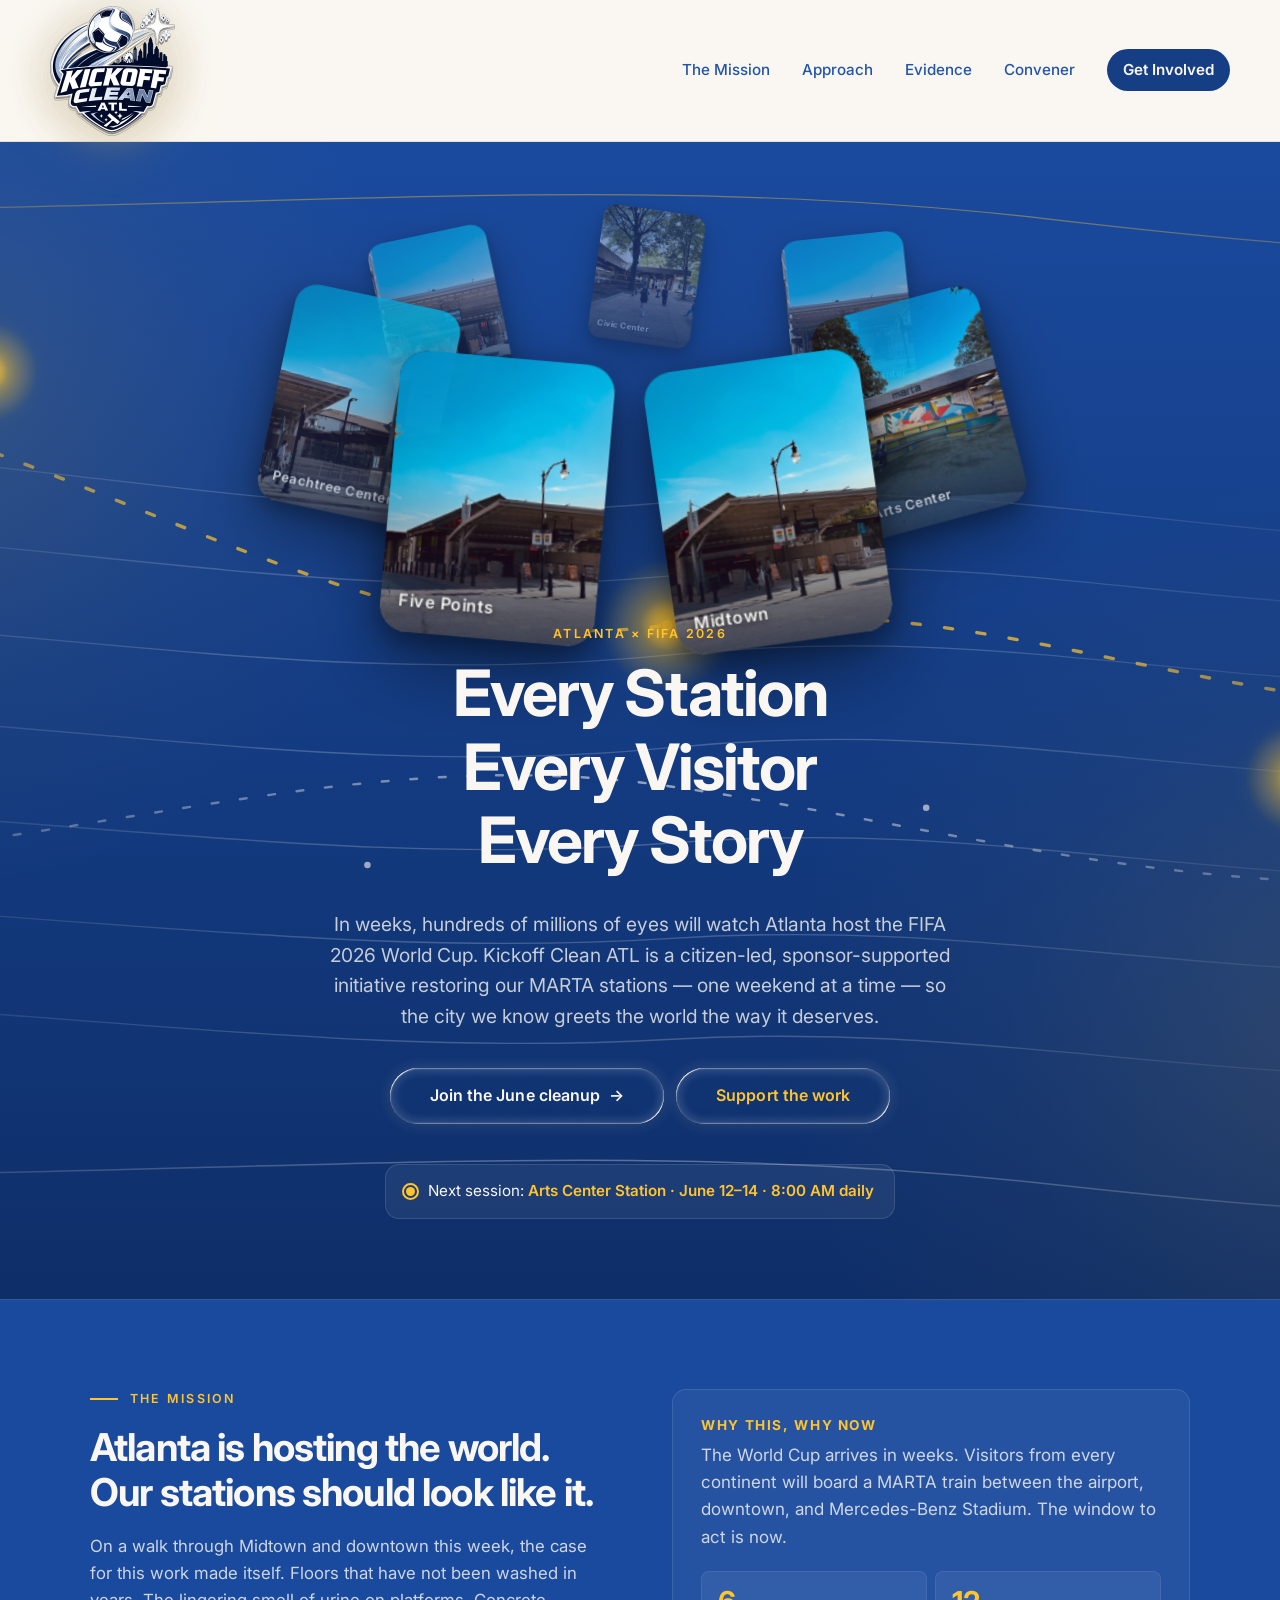
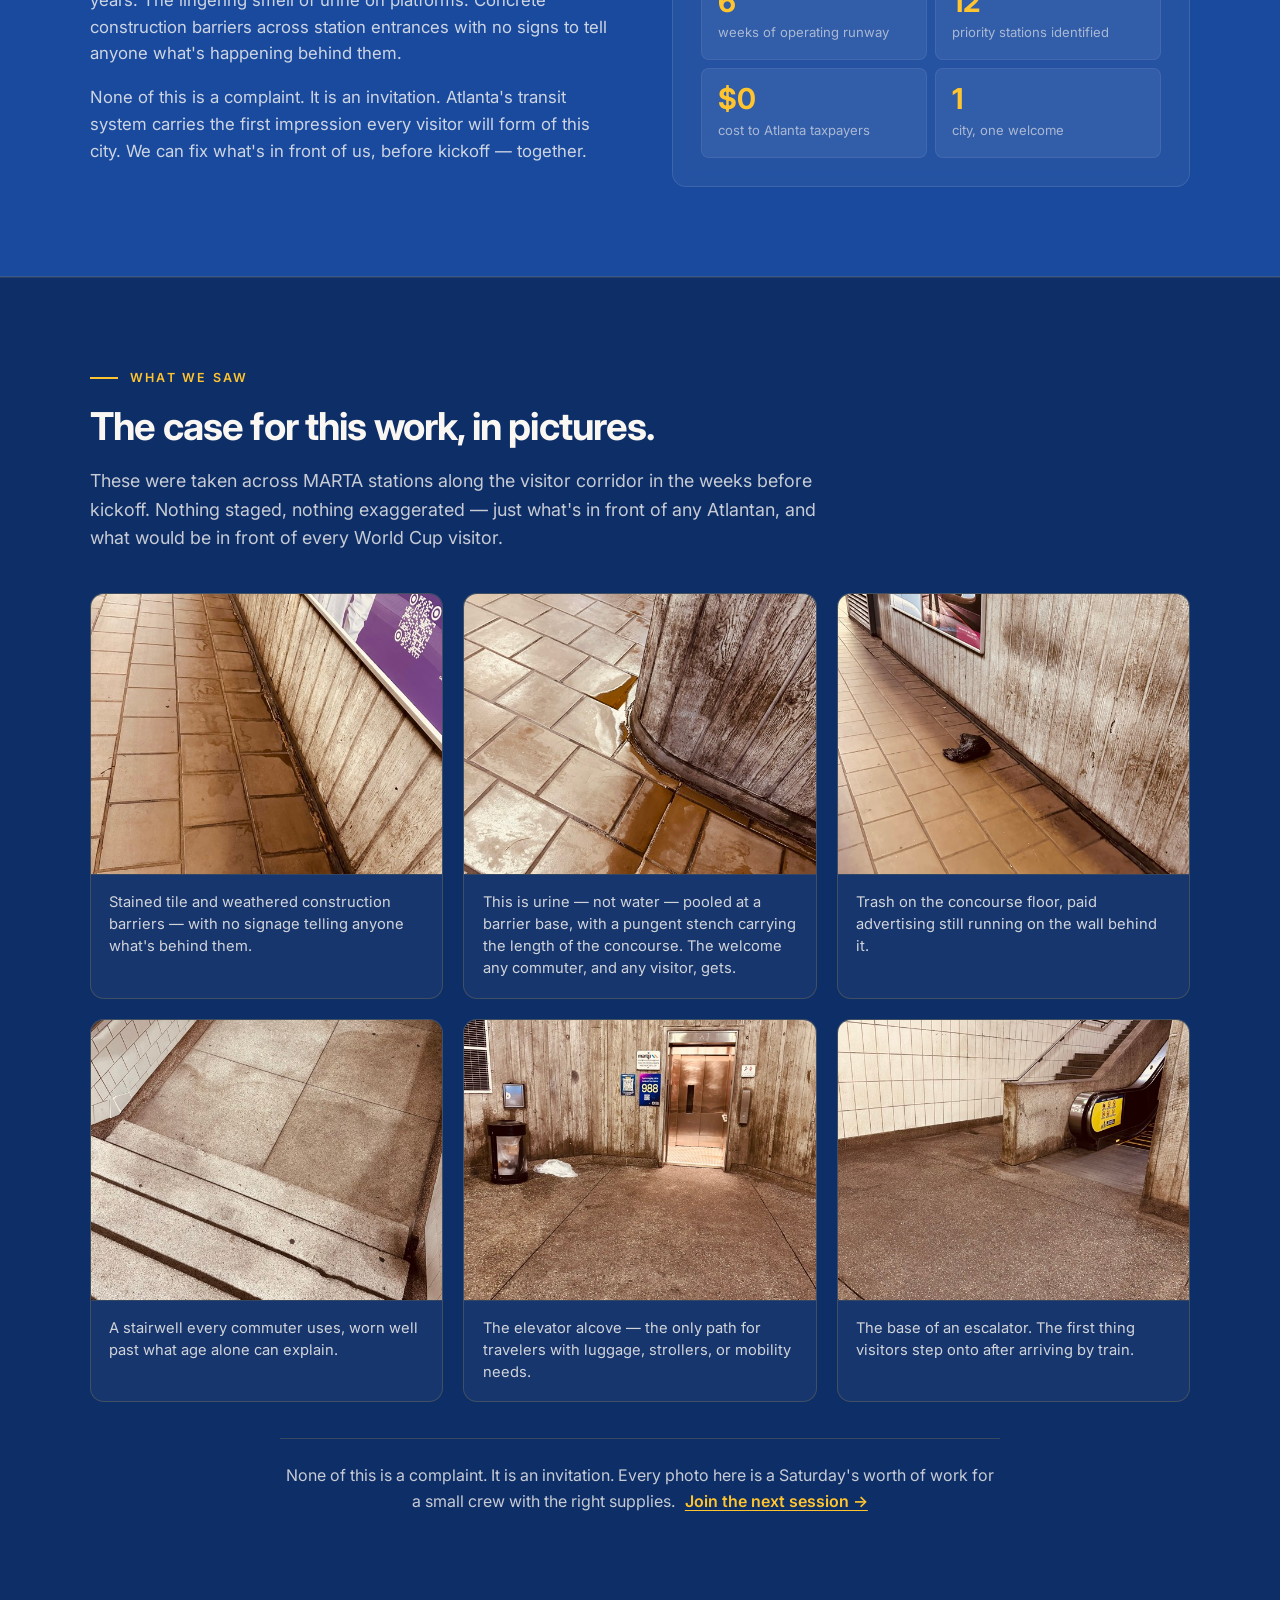
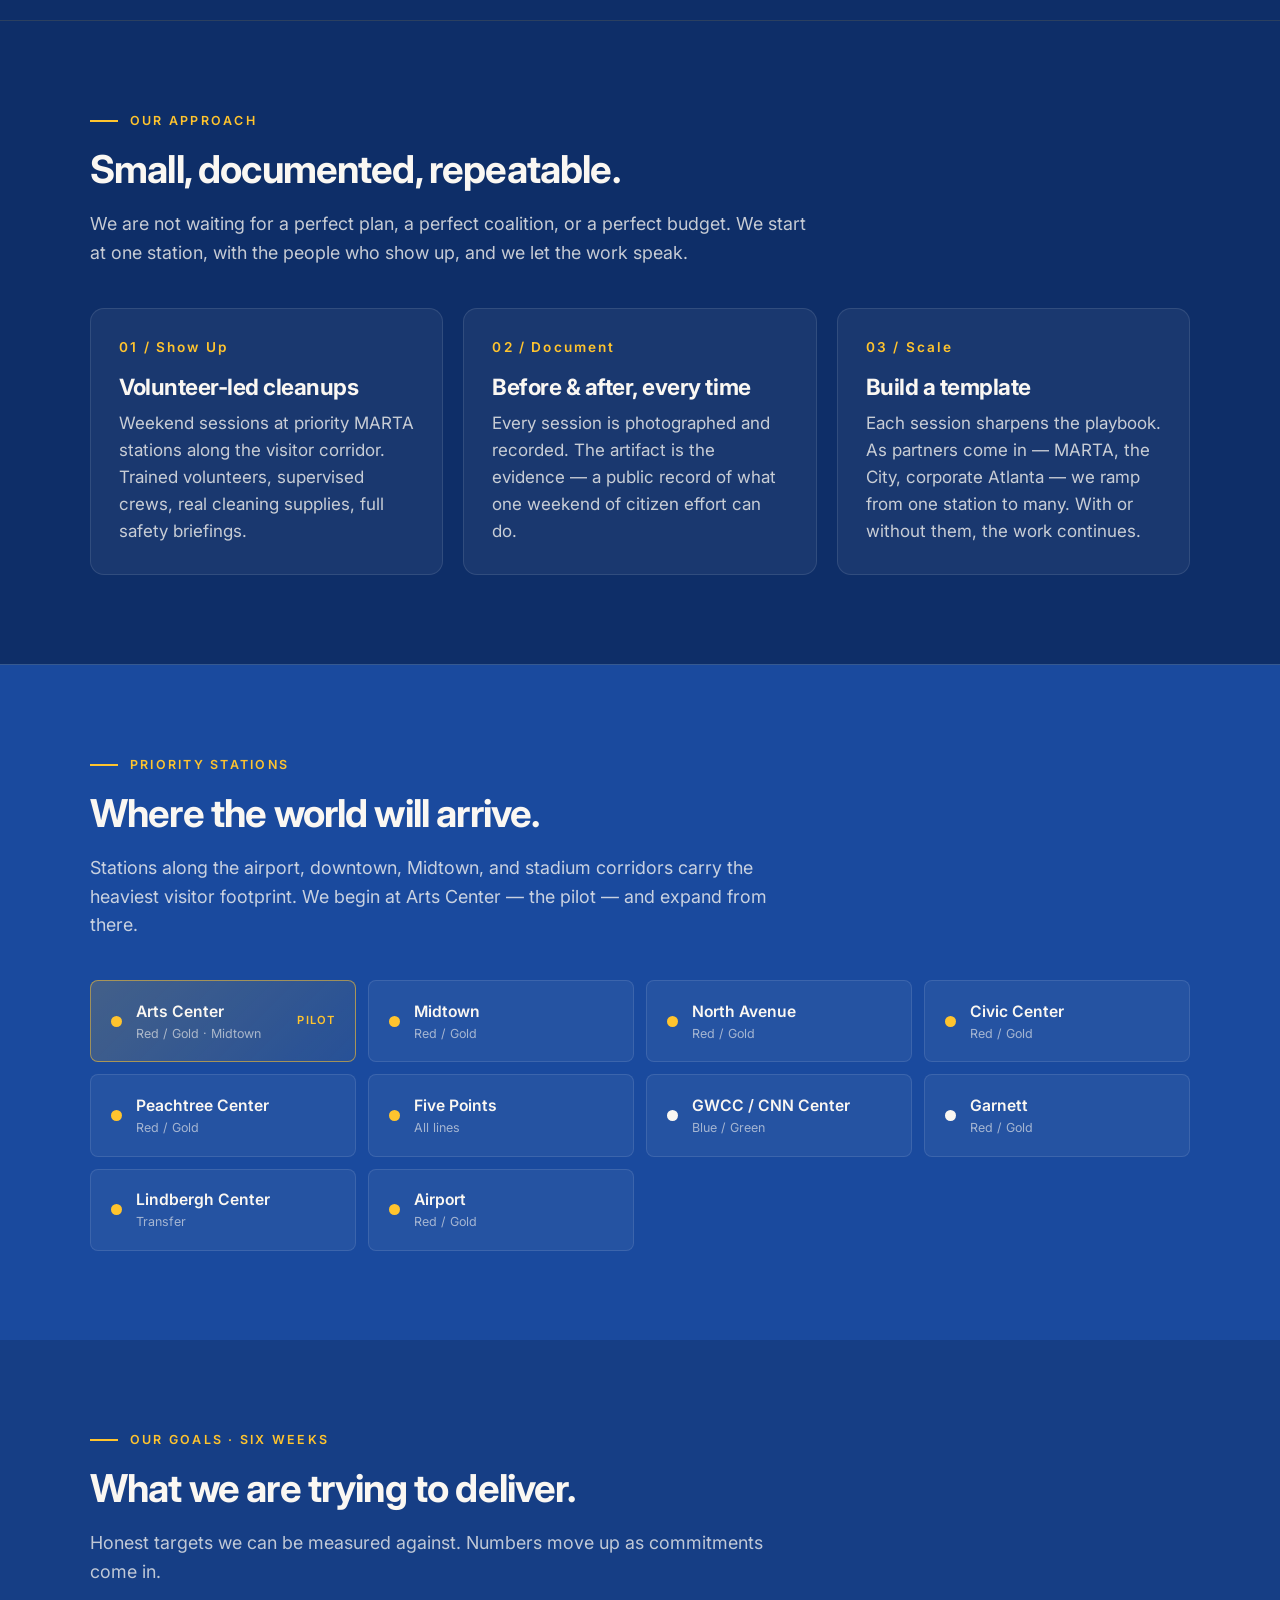
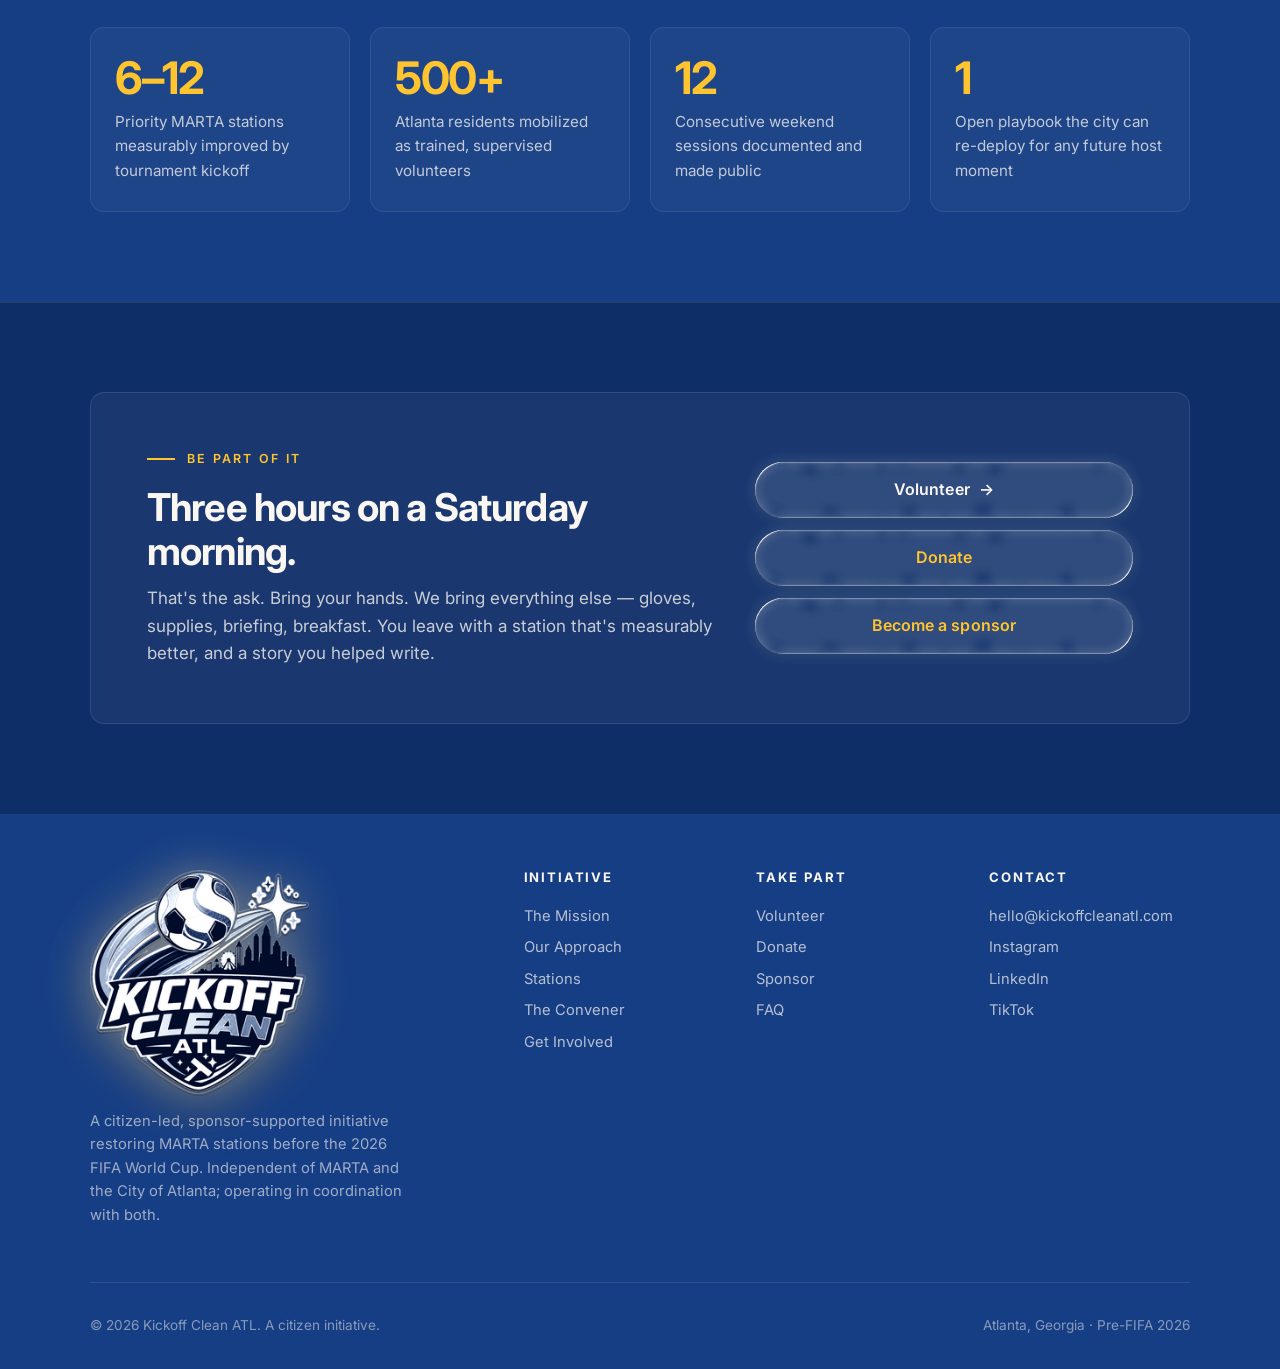
<file: index.html>
<!DOCTYPE html>
<html lang="en">
<head>
  <meta charset="UTF-8" />
  <meta name="viewport" content="width=device-width, initial-scale=1.0" />
  <title>Kickoff Clean ATL — Volunteer cleanups of MARTA stations ahead of FIFA 2026</title>
  <meta name="description" content="A citizen-led, sponsor-supported program restoring Atlanta's MARTA stations before the 2026 World Cup. Every station, every visitor, every story." />
  <meta name="theme-color" content="#1A4A9E" />

  <!-- Open Graph -->
  <meta property="og:title" content="Kickoff Clean ATL" />
  <meta property="og:description" content="Restoring Atlanta's MARTA stations before the 2026 World Cup. Volunteer-led. Sponsor-supported." />
  <meta property="og:type" content="website" />

  <link rel="preconnect" href="https://fonts.googleapis.com" />
  <link rel="preconnect" href="https://fonts.gstatic.com" crossorigin />
  <link href="https://fonts.googleapis.com/css2?family=Inter:wght@400;500;600;700;800&display=swap" rel="stylesheet" />
  <link rel="stylesheet" href="styles.css?v=202606151902" />
  <link rel="icon" type="image/png" sizes="64x64" href="images/favicon.png" />
  <link rel="apple-touch-icon" href="images/logo-256.png" />
</head>
<body>

  <!-- SVG filter for liquid-glass buttons. Referenced via backdrop-filter: url(#liquid-glass) -->
  <svg aria-hidden="true" style="position: absolute; width: 0; height: 0; overflow: hidden;">
    <defs>
      <filter id="liquid-glass" x="0%" y="0%" width="100%" height="100%" color-interpolation-filters="sRGB">
        <feTurbulence type="fractalNoise" baseFrequency="0.05 0.05" numOctaves="1" seed="1" result="turbulence" />
        <feGaussianBlur in="turbulence" stdDeviation="2" result="blurredNoise" />
        <feDisplacementMap in="SourceGraphic" in2="blurredNoise" scale="70" xChannelSelector="R" yChannelSelector="B" result="displaced" />
        <feGaussianBlur in="displaced" stdDeviation="4" result="finalBlur" />
        <feComposite in="finalBlur" in2="finalBlur" operator="over" />
      </filter>
    </defs>
  </svg>

  <!-- ============ NAV ============ -->
  <nav class="nav">
    <div class="container nav-inner">
      <a href="index.html" class="brand" aria-label="Kickoff Clean ATL home">
        <img src="images/logo-256.png" alt="Kickoff Clean ATL" class="brand-logo" />
      </a>
      <div class="nav-links">
        <a href="#mission">The Mission</a>
        <a href="#approach">Approach</a>
        <a href="evidence.html">Evidence</a>
        <a href="convener.html">Convener</a>
        <a href="get-involved.html" class="nav-cta">Get Involved</a>
      </div>
    </div>
  </nav>

  <!-- ============ HERO ============ -->
  <!--
    Image placeholders below are stock Unsplash photos of transit / urban scenes.
    Replace each <img src="..."> with a real MARTA station photo after Session 1
    (June 12–14, 2026). Keep the data-static-rotation attribute on each card.
  -->
  <header class="hero">
    <!-- ============ HERO VECTOR BACKDROP ============ -->
    <div class="hero-vectors" aria-hidden="true">
      <svg class="hero-vectors-svg" viewBox="0 0 1600 900" preserveAspectRatio="xMidYMid slice" xmlns="http://www.w3.org/2000/svg">
        <defs>
          <linearGradient id="kca-route-gold" x1="0%" y1="0%" x2="100%" y2="0%">
            <stop offset="0%"   stop-color="#FFC42E" stop-opacity="0"/>
            <stop offset="35%"  stop-color="#FFC42E" stop-opacity="0.75"/>
            <stop offset="65%"  stop-color="#FFC42E" stop-opacity="0.75"/>
            <stop offset="100%" stop-color="#FFC42E" stop-opacity="0"/>
          </linearGradient>
          <linearGradient id="kca-route-cream" x1="0%" y1="0%" x2="100%" y2="0%">
            <stop offset="0%"   stop-color="#FAF7F2" stop-opacity="0"/>
            <stop offset="50%"  stop-color="#FAF7F2" stop-opacity="0.55"/>
            <stop offset="100%" stop-color="#FAF7F2" stop-opacity="0"/>
          </linearGradient>
          <linearGradient id="kca-contour" x1="0%" y1="0%" x2="100%" y2="100%">
            <stop offset="0%"   stop-color="#FAF7F2" stop-opacity="0"/>
            <stop offset="50%"  stop-color="#FAF7F2" stop-opacity="0.22"/>
            <stop offset="100%" stop-color="#FAF7F2" stop-opacity="0"/>
          </linearGradient>
          <radialGradient id="kca-node-glow">
            <stop offset="0%"   stop-color="#FFC42E" stop-opacity="0.9"/>
            <stop offset="40%"  stop-color="#FFC42E" stop-opacity="0.25"/>
            <stop offset="100%" stop-color="#FFC42E" stop-opacity="0"/>
          </radialGradient>
          <radialGradient id="kca-spotlight" cx="50%" cy="50%" r="50%">
            <stop offset="0%"   stop-color="#FFC42E" stop-opacity="0.12"/>
            <stop offset="60%"  stop-color="#FFC42E" stop-opacity="0.03"/>
            <stop offset="100%" stop-color="#FFC42E" stop-opacity="0"/>
          </radialGradient>
          <filter id="kca-glow" x="-100%" y="-100%" width="300%" height="300%">
            <feGaussianBlur stdDeviation="6"/>
            <feMerge>
              <feMergeNode/>
              <feMergeNode in="SourceGraphic"/>
            </feMerge>
          </filter>
        </defs>

        <!-- Soft drifting spotlight -->
        <g class="hv-spot">
          <circle cx="280" cy="220" r="360" fill="url(#kca-spotlight)"/>
          <circle cx="1320" cy="680" r="420" fill="url(#kca-spotlight)"/>
        </g>

        <!-- Layer 1 — Topographic contours -->
        <g class="hv-contours" fill="none" stroke="url(#kca-contour)" stroke-width="1">
          <path d="M -80,250 C 300,228 520,318 820,290 S 1240,348 1700,310"/>
          <path d="M -80,310 C 280,288 520,372 820,344 S 1240,398 1700,360"/>
          <path d="M -80,372 C 280,358 520,432 820,402 S 1240,452 1700,418"/>
          <path d="M -80,440 C 300,428 540,498 820,470 S 1240,520 1700,488"/>
          <path d="M -80,510 C 280,500 540,562 820,540 S 1240,592 1700,560"/>
          <path d="M -80,580 C 280,572 540,628 820,610 S 1240,662 1700,628"/>
          <path d="M -80,650 C 300,646 540,700 820,684 S 1240,738 1700,704"/>
        </g>

        <!-- Layer 2 — Major route lines -->
        <g class="hv-routes" fill="none" stroke-linecap="round">
          <path class="hv-route-1" d="M -120,180 C 300,148 540,420 820,380 S 1260,498 1720,432"
                stroke="url(#kca-route-gold)" stroke-width="2.5"/>
          <path class="hv-route-2" d="M -120,560 C 320,584 540,458 820,498 S 1260,612 1720,540"
                stroke="url(#kca-route-cream)" stroke-width="1.8"/>
          <path class="hv-route-3" d="M -120,70 C 420,92 720,38 1100,82 S 1500,104 1720,62"
                stroke="url(#kca-route-gold)" stroke-width="0.9" opacity="0.55"/>
          <path class="hv-route-4" d="M -120,780 C 420,798 720,748 1100,790 S 1500,808 1720,770"
                stroke="url(#kca-route-cream)" stroke-width="1.1" opacity="0.6"/>
        </g>

        <!-- Layer 3 — Station nodes -->
        <g class="hv-nodes">
          <g class="hv-node hv-node-1">
            <circle cx="322" cy="194" r="36" fill="url(#kca-node-glow)" filter="url(#kca-glow)"/>
            <circle cx="322" cy="194" r="3.2" fill="#FFC42E"/>
          </g>
          <g class="hv-node hv-node-2">
            <circle cx="820" cy="380" r="48" fill="url(#kca-node-glow)" filter="url(#kca-glow)"/>
            <circle cx="820" cy="380" r="3.8" fill="#FFC42E"/>
          </g>
          <g class="hv-node hv-node-3">
            <circle cx="1284" cy="492" r="40" fill="url(#kca-node-glow)" filter="url(#kca-glow)"/>
            <circle cx="1284" cy="492" r="3.2" fill="#FFC42E"/>
          </g>
          <circle cx="600" cy="556" r="2.4" fill="#FAF7F2" opacity="0.6"/>
          <circle cx="1010" cy="514" r="2.4" fill="#FAF7F2" opacity="0.6"/>
          <circle cx="180" cy="78"   r="2"   fill="#FAF7F2" opacity="0.55"/>
          <circle cx="1420" cy="92"  r="2"   fill="#FAF7F2" opacity="0.55"/>
        </g>
      </svg>
    </div>

    <div class="hero-carousel-wrap" aria-hidden="true">
      <div class="carousel-stage" id="carousel-stage">
        <div class="carousel-card" data-static-rotation="-15">
          <img src="images/station-arts-center.jpg" alt="Arts Center Station — mural and stepped seating" loading="eager" />
          <span class="carousel-label">Arts Center</span>
        </div>
        <div class="carousel-card" data-static-rotation="-8">
          <img src="images/station-midtown.jpg" alt="Midtown Station entrance" loading="eager" />
          <span class="carousel-label">Midtown</span>
        </div>
        <div class="carousel-card" data-static-rotation="5">
          <img src="images/station-five-points.jpg" alt="Five Points Station — arched roof entrance" loading="eager" />
          <span class="carousel-label">Five Points</span>
        </div>
        <div class="carousel-card" data-static-rotation="12">
          <img src="images/station-peachtree-center.jpg" alt="Peachtree Center Station — MARTA totem signage" loading="eager" />
          <span class="carousel-label">Peachtree Center</span>
        </div>
        <div class="carousel-card" data-static-rotation="-12">
          <img src="images/station-north-avenue.jpg" alt="North Avenue Station — entrance with train arrival display" loading="eager" />
          <span class="carousel-label">North Avenue</span>
        </div>
        <div class="carousel-card" data-static-rotation="8">
          <img src="images/station-civic-center.jpg" alt="Civic Center Station — plaza entrance" loading="eager" />
          <span class="carousel-label">Civic Center</span>
        </div>
        <div class="carousel-card" data-static-rotation="-6">
          <img src="images/station-gwcc.jpg" alt="GWCC / CNN Center Station entrance" loading="eager" />
          <span class="carousel-label">GWCC / CNN Center</span>
        </div>
      </div>
    </div>

    <div class="container hero-inner">
      <span class="eyebrow">Atlanta × FIFA 2026</span>
      <h1>Every Station<br />Every Visitor<br />Every Story</h1>
      <p class="lede">
        In weeks, hundreds of millions of eyes will watch Atlanta host the FIFA 2026 World Cup.
        Kickoff Clean ATL is a citizen-led, sponsor-supported initiative restoring our MARTA stations —
        one weekend at a time — so the city we know greets the world the way it&nbsp;deserves.
      </p>
      <div class="hero-actions">
        <a href="sign-up.html" class="btn-liquid">
          <span>Join the June cleanup</span>
          <span class="arrow" aria-hidden="true">→</span>
        </a>
        <a href="get-involved.html#donate" class="btn-liquid is-accent">
          <span>Support the work</span>
        </a>
      </div>
      <div class="next-session">
        <span class="pulse" aria-hidden="true"></span>
        <span>Next session: <strong>Arts Center Station · June 12–14 · 8:00 AM daily</strong></span>
      </div>
    </div>
  </header>

  <!-- ============ THE MOMENT ============ -->
  <section class="moment" id="mission">
    <div class="container">
      <div class="moment-grid">
        <div class="moment-text">
          <div class="section-eyebrow"><span class="eyebrow">The Mission</span></div>
          <h2>Atlanta is hosting the world. Our stations should look like it.</h2>
          <p>
            On a walk through Midtown and downtown this week, the case for this work made itself.
            Floors that have not been washed in years. The lingering smell of urine on platforms.
            Concrete construction barriers across station entrances with no signs to tell anyone what's happening behind them.
          </p>
          <p>
            None of this is a complaint. It is an invitation.
            Atlanta's transit system carries the first impression every visitor will form of this city.
            We can fix what's in front of us, before kickoff — together.
          </p>
        </div>

        <aside class="moment-card">
          <h4>Why this, why now</h4>
          <p>The World Cup arrives in weeks. Visitors from every continent will board a MARTA train
             between the airport, downtown, and Mercedes-Benz Stadium. The window to act is now.</p>
          <div class="moment-stats">
            <div class="stat">
              <span class="stat-num">6</span>
              <span class="stat-lbl">weeks of operating runway</span>
            </div>
            <div class="stat">
              <span class="stat-num">12</span>
              <span class="stat-lbl">priority stations identified</span>
            </div>
            <div class="stat">
              <span class="stat-num">$0</span>
              <span class="stat-lbl">cost to Atlanta taxpayers</span>
            </div>
            <div class="stat">
              <span class="stat-num">1</span>
              <span class="stat-lbl">city, one welcome</span>
            </div>
          </div>
        </aside>
      </div>
    </div>
  </section>

  <!-- ============ EVIDENCE / WHAT WE SAW ============ -->
  <section class="evidence" id="evidence">
    <div class="container">
      <div class="section-eyebrow"><span class="eyebrow">What We Saw</span></div>
      <h2>The case for this work, in pictures.</h2>
      <p class="section-lede">
        These were taken across MARTA stations along the visitor corridor in the weeks before
        kickoff. Nothing staged, nothing exaggerated &mdash; just what's in front of any
        Atlantan, and what would be in front of every World&nbsp;Cup visitor.
      </p>

      <div class="evidence-grid">
        <figure class="evidence-card">
          <img
            src="images/conditions/IMG_5562-800.jpg"
            srcset="images/conditions/IMG_5562-800.jpg 800w, images/conditions/IMG_5562-1400.jpg 1400w"
            sizes="(max-width: 720px) 100vw, (max-width: 1100px) 50vw, 33vw"
            alt="Long stretch of stained tile flooring running alongside weathered board-formed concrete construction barriers in a MARTA station concourse."
            loading="lazy" decoding="async" />
          <figcaption>Stained tile and weathered construction barriers &mdash; with no signage telling anyone what's behind them.</figcaption>
        </figure>

        <figure class="evidence-card">
          <img
            src="images/conditions/IMG_5565-800.jpg"
            srcset="images/conditions/IMG_5565-800.jpg 800w, images/conditions/IMG_5565-1400.jpg 1400w"
            sizes="(max-width: 720px) 100vw, (max-width: 1100px) 50vw, 33vw"
            alt="Close-up of urine pooled on station floor tiles at the base of a weathered board-formed concrete construction barrier."
            loading="lazy" decoding="async" />
          <figcaption>This is urine &mdash; not water &mdash; pooled at a barrier base, with a pungent stench carrying the length of the concourse. The welcome any commuter, and any visitor, gets.</figcaption>
        </figure>

        <figure class="evidence-card">
          <img
            src="images/conditions/IMG_5567-800.jpg"
            srcset="images/conditions/IMG_5567-800.jpg 800w, images/conditions/IMG_5567-1400.jpg 1400w"
            sizes="(max-width: 720px) 100vw, (max-width: 1100px) 50vw, 33vw"
            alt="Discarded item left on station floor next to advertising panels and weathered wall paneling."
            loading="lazy" decoding="async" />
          <figcaption>Trash on the concourse floor, paid advertising still running on the wall behind it.</figcaption>
        </figure>

        <figure class="evidence-card">
          <img
            src="images/conditions/IMG_5580-800.jpg"
            srcset="images/conditions/IMG_5580-800.jpg 800w, images/conditions/IMG_5580-1400.jpg 1400w"
            sizes="(max-width: 720px) 100vw, (max-width: 1100px) 50vw, 33vw"
            alt="Concrete station stairwell with worn, stained treads and white tile walls darkened over time."
            loading="lazy" decoding="async" />
          <figcaption>A stairwell every commuter uses, worn well past what age alone can explain.</figcaption>
        </figure>

        <figure class="evidence-card">
          <img
            src="images/conditions/IMG_5594-800.jpg"
            srcset="images/conditions/IMG_5594-800.jpg 800w, images/conditions/IMG_5594-1400.jpg 1400w"
            sizes="(max-width: 720px) 100vw, (max-width: 1100px) 50vw, 33vw"
            alt="MARTA elevator alcove with weathered board-formed concrete walls and litter on the concrete floor."
            loading="lazy" decoding="async" />
          <figcaption>The elevator alcove &mdash; the only path for travelers with luggage, strollers, or mobility needs.</figcaption>
        </figure>

        <figure class="evidence-card">
          <img
            src="images/conditions/IMG_5598-800.jpg"
            srcset="images/conditions/IMG_5598-800.jpg 800w, images/conditions/IMG_5598-1400.jpg 1400w"
            sizes="(max-width: 720px) 100vw, (max-width: 1100px) 50vw, 33vw"
            alt="Base of a MARTA station escalator showing a stained, paint-flecked concrete floor."
            loading="lazy" decoding="async" />
          <figcaption>The base of an escalator. The first thing visitors step onto after arriving by train.</figcaption>
        </figure>
      </div>

      <p class="evidence-foot">
        None of this is a complaint. It is an invitation. Every photo here is a Saturday's
        worth of work for a small crew with the right supplies.
        <a href="sign-up.html">Join the next session &rarr;</a>
      </p>
    </div>
  </section>

  <!-- ============ APPROACH ============ -->
  <section class="approach" id="approach">
    <div class="container">
      <div class="section-eyebrow"><span class="eyebrow">Our Approach</span></div>
      <h2>Small, documented, repeatable.</h2>
      <p class="section-lede">
        We are not waiting for a perfect plan, a perfect coalition, or a perfect budget.
        We start at one station, with the people who show up, and we let the work speak.
      </p>

      <div class="cards">
        <article class="card">
          <span class="card-num">01 / Show Up</span>
          <h3>Volunteer-led cleanups</h3>
          <p>Weekend sessions at priority MARTA stations along the visitor corridor.
             Trained volunteers, supervised crews, real cleaning supplies, full safety briefings.</p>
        </article>

        <article class="card">
          <span class="card-num">02 / Document</span>
          <h3>Before & after, every time</h3>
          <p>Every session is photographed and recorded. The artifact is the evidence —
             a public record of what one weekend of citizen effort can do.</p>
        </article>

        <article class="card">
          <span class="card-num">03 / Scale</span>
          <h3>Build a template</h3>
          <p>Each session sharpens the playbook. As partners come in — MARTA, the City,
             corporate Atlanta — we ramp from one station to many. With or without them, the work continues.</p>
        </article>
      </div>
    </div>
  </section>

  <!-- ============ STATIONS ============ -->
  <section class="stations" id="stations">
    <div class="container">
      <div class="section-eyebrow"><span class="eyebrow">Priority Stations</span></div>
      <h2>Where the world will arrive.</h2>
      <p class="section-lede">
        Stations along the airport, downtown, Midtown, and stadium corridors carry the heaviest
        visitor footprint. We begin at Arts Center — the pilot — and expand from there.
      </p>

      <div class="station-list">
        <div class="station pilot" data-line="red">
          <span class="station-dot"></span>
          <div>
            <div class="station-name">Arts Center</div>
            <div class="station-meta">Red / Gold · Midtown</div>
          </div>
          <span class="station-tag">Pilot</span>
        </div>
        <div class="station" data-line="red"><span class="station-dot"></span><div><div class="station-name">Midtown</div><div class="station-meta">Red / Gold</div></div></div>
        <div class="station" data-line="red"><span class="station-dot"></span><div><div class="station-name">North Avenue</div><div class="station-meta">Red / Gold</div></div></div>
        <div class="station" data-line="red"><span class="station-dot"></span><div><div class="station-name">Civic Center</div><div class="station-meta">Red / Gold</div></div></div>
        <div class="station" data-line="red"><span class="station-dot"></span><div><div class="station-name">Peachtree Center</div><div class="station-meta">Red / Gold</div></div></div>
        <div class="station" data-line="red"><span class="station-dot"></span><div><div class="station-name">Five Points</div><div class="station-meta">All lines</div></div></div>
        <div class="station"><span class="station-dot"></span><div><div class="station-name">GWCC / CNN Center</div><div class="station-meta">Blue / Green</div></div></div>
        <div class="station"><span class="station-dot"></span><div><div class="station-name">Garnett</div><div class="station-meta">Red / Gold</div></div></div>
        <div class="station" data-line="gold"><span class="station-dot"></span><div><div class="station-name">Lindbergh Center</div><div class="station-meta">Transfer</div></div></div>
        <div class="station" data-line="red"><span class="station-dot"></span><div><div class="station-name">Airport</div><div class="station-meta">Red / Gold</div></div></div>
      </div>
    </div>
  </section>

  <!-- ============ GOALS ============ -->
  <section class="goals">
    <div class="container">
      <div class="section-eyebrow" style="color: var(--gold);"><span class="eyebrow">Our Goals · Six Weeks</span></div>
      <h2>What we are trying to deliver.</h2>
      <p class="section-lede" style="color: rgba(250, 247, 242, 0.75);">
        Honest targets we can be measured against. Numbers move up as commitments come in.
      </p>

      <div class="goals-grid">
        <div class="goal">
          <div class="goal-num">6–12</div>
          <div class="goal-lbl">Priority MARTA stations measurably improved by tournament kickoff</div>
        </div>
        <div class="goal">
          <div class="goal-num">500+</div>
          <div class="goal-lbl">Atlanta residents mobilized as trained, supervised volunteers</div>
        </div>
        <div class="goal">
          <div class="goal-num">12</div>
          <div class="goal-lbl">Consecutive weekend sessions documented and made public</div>
        </div>
        <div class="goal">
          <div class="goal-num">1</div>
          <div class="goal-lbl">Open playbook the city can re-deploy for any future host moment</div>
        </div>
      </div>
    </div>
  </section>

  <!-- ============ CTA BAND ============ -->
  <section class="cta-band">
    <div class="container">
      <div class="cta-card">
        <div>
          <div class="section-eyebrow"><span class="eyebrow">Be Part Of It</span></div>
          <h2>Three hours on a Saturday morning.</h2>
          <p>That's the ask. Bring your hands. We bring everything else — gloves, supplies, briefing, breakfast.
             You leave with a station that's measurably better, and a story you helped write.</p>
        </div>
        <div class="cta-actions">
          <a href="get-involved.html#volunteer" class="btn-liquid">
            <span>Volunteer</span>
            <span class="arrow" aria-hidden="true">→</span>
          </a>
          <a href="get-involved.html#donate" class="btn-liquid is-accent">
            <span>Donate</span>
          </a>
          <a href="get-involved.html#sponsor" class="btn-liquid is-accent">
            <span>Become a sponsor</span>
          </a>
        </div>
      </div>
    </div>
  </section>

  <!-- ============ FOOTER ============ -->
  <footer class="footer">
    <div class="container">
      <div class="footer-grid">
        <div class="footer-brand">
          <img src="images/logo-256.png" alt="Kickoff Clean ATL" class="brand-logo" />
          <p>A citizen-led, sponsor-supported initiative restoring MARTA stations before
             the 2026 FIFA World Cup. Independent of MARTA and the City of Atlanta;
             operating in coordination with both.</p>
        </div>
        <div>
          <h4>Initiative</h4>
          <a href="#mission">The Mission</a>
          <a href="#approach">Our Approach</a>
          <a href="#stations">Stations</a>
          <a href="convener.html">The Convener</a>
          <a href="get-involved.html">Get Involved</a>
        </div>
        <div>
          <h4>Take Part</h4>
          <a href="get-involved.html#volunteer">Volunteer</a>
          <a href="get-involved.html#donate">Donate</a>
          <a href="get-involved.html#sponsor">Sponsor</a>
          <a href="get-involved.html#faq">FAQ</a>
        </div>
        <div>
          <h4>Contact</h4>
          <a href="mailto:hello@kickoffcleanatl.com">hello@kickoffcleanatl.com</a>
          <a href="https://www.instagram.com/kickoffcleanatl/" target="_blank" rel="noopener noreferrer" aria-label="Kickoff Clean ATL on Instagram">Instagram</a>
          <a href="#" aria-label="LinkedIn">LinkedIn</a>
          <a href="#" aria-label="TikTok">TikTok</a>
        </div>
      </div>
      <div class="footer-bot">
        <span>© 2026 Kickoff Clean ATL. A citizen initiative.</span>
        <span>Atlanta, Georgia · Pre-FIFA 2026</span>
      </div>
    </div>
  </footer>

  <!-- ============ DOCUMENTARY MODAL ============ -->
  <!--
    Auto-opens after 60 seconds of *visible* time on the page (tab-away pauses
    the timer). Shows once per browser session via sessionStorage. YouTube
    iframe with autoplay=1&mute=1 — required by browsers for autoplay; the
    visitor can click the speaker icon to unmute. Closes via X, Esc, or
    click-outside; iframe src is cleared on close to stop playback.
  -->
  <div class="doc-modal" id="doc-modal" role="dialog" aria-modal="true" aria-labelledby="doc-modal-title" hidden>
    <button class="doc-modal__close" type="button" aria-label="Close (Esc)">&times;</button>
    <div class="doc-modal__inner">
      <span class="doc-modal__eyebrow">Watch the case</span>
      <h2 class="doc-modal__title" id="doc-modal-title">A short film by the Convener.</h2>
      <p class="doc-modal__lede">
        Ernest Timothy walks the case for Kickoff Clean ATL in his own words.
        Three minutes, one walk, one city's transit ahead of the world arriving.
      </p>
      <div class="doc-modal__frame">
        <iframe id="doc-modal-iframe"
                src=""
                title="Kickoff Clean ATL — A short film by the Convener"
                frameborder="0"
                allow="accelerometer; autoplay; clipboard-write; encrypted-media; gyroscope; picture-in-picture; web-share"
                referrerpolicy="strict-origin-when-cross-origin"
                allowfullscreen></iframe>
      </div>
      <p class="doc-modal__hint">Tap the speaker icon to unmute &middot; press Esc or click outside to close</p>
      <a class="doc-modal__ig" href="https://www.instagram.com/kickoffcleanatl/" target="_blank" rel="noopener noreferrer" aria-label="Follow Kickoff Clean ATL on Instagram">
        <svg width="16" height="16" viewBox="0 0 24 24" fill="none" stroke="currentColor" stroke-width="2" stroke-linecap="round" stroke-linejoin="round" aria-hidden="true">
          <rect x="2" y="2" width="20" height="20" rx="5" ry="5"></rect>
          <path d="M16 11.37A4 4 0 1 1 12.63 8 4 4 0 0 1 16 11.37z"></path>
          <line x1="17.5" y1="6.5" x2="17.51" y2="6.5"></line>
        </svg>
        <span>Follow @kickoffcleanatl on Instagram</span>
      </a>
    </div>
  </div>

  <script>
    /* Documentary modal — opens after 60s of visible time on the landing page.
       Sessions-storage flag ("kca-doc-shown") ensures it shows only once per
       browser session. The YouTube iframe src is only set when the modal
       opens, and cleared when it closes, so nothing buffers in the background. */
    (function () {
      var modal    = document.getElementById('doc-modal');
      var iframe   = document.getElementById('doc-modal-iframe');
      if (!modal || !iframe) return;
      var closeBtn = modal.querySelector('.doc-modal__close');

      var SESSION_KEY = 'kca-doc-shown';
      if (sessionStorage.getItem(SESSION_KEY) === '1') return;

      var YT_VIDEO_ID = 'LHoVlUAv4hw';
      var YT_EMBED = 'https://www.youtube.com/embed/' + YT_VIDEO_ID +
        '?autoplay=1&mute=1&rel=0&playsinline=1&modestbranding=1';

      var TRIGGER_MS = 10 * 1000;   // 10 seconds of visible time
      var elapsed = 0;
      var timer = null;
      var timerStartedAt = 0;
      var prevFocus = null;
      var armed = true;             // false once opened/closed

      function startTimer() {
        if (!armed || timer || sessionStorage.getItem(SESSION_KEY) === '1') return;
        var remaining = Math.max(0, TRIGGER_MS - elapsed);
        timerStartedAt = Date.now();
        timer = setTimeout(function () {
          timer = null;
          open();
        }, remaining);
      }
      function pauseTimer() {
        if (!timer) return;
        elapsed += Date.now() - timerStartedAt;
        clearTimeout(timer);
        timer = null;
      }

      function measureNav() {
        var nav = document.querySelector('.nav');
        var h = (nav && nav.offsetHeight) ? nav.offsetHeight : 100;
        document.documentElement.style.setProperty('--kca-nav-height', h + 'px');
      }

      function open() {
        if (modal.hidden === false) return;
        armed = false;
        prevFocus = document.activeElement;
        measureNav();
        iframe.src = YT_EMBED;
        modal.hidden = false;
        document.body.style.overflow = 'hidden';
        sessionStorage.setItem(SESSION_KEY, '1');
        setTimeout(function () { closeBtn && closeBtn.focus(); }, 0);
        document.addEventListener('keydown', onKey);
        window.addEventListener('resize', measureNav);
      }
      function close() {
        modal.hidden = true;
        iframe.src = '';
        document.body.style.overflow = '';
        document.removeEventListener('keydown', onKey);
        window.removeEventListener('resize', measureNav);
        if (prevFocus && prevFocus.focus) prevFocus.focus();
      }
      function onKey(e) {
        if (e.key === 'Escape') { e.preventDefault(); close(); }
      }

      closeBtn && closeBtn.addEventListener('click', close);
      modal.addEventListener('click', function (e) {
        if (e.target === modal) close();   // only outside the inner figure
      });

      document.addEventListener('visibilitychange', function () {
        if (document.hidden) pauseTimer();
        else startTimer();
      });

      startTimer();
    })();
  </script>

  <script src="carousel.js" defer></script>
  <script src="email-actions.js?v=202606151902" defer></script>
</body>
</html>
</file>
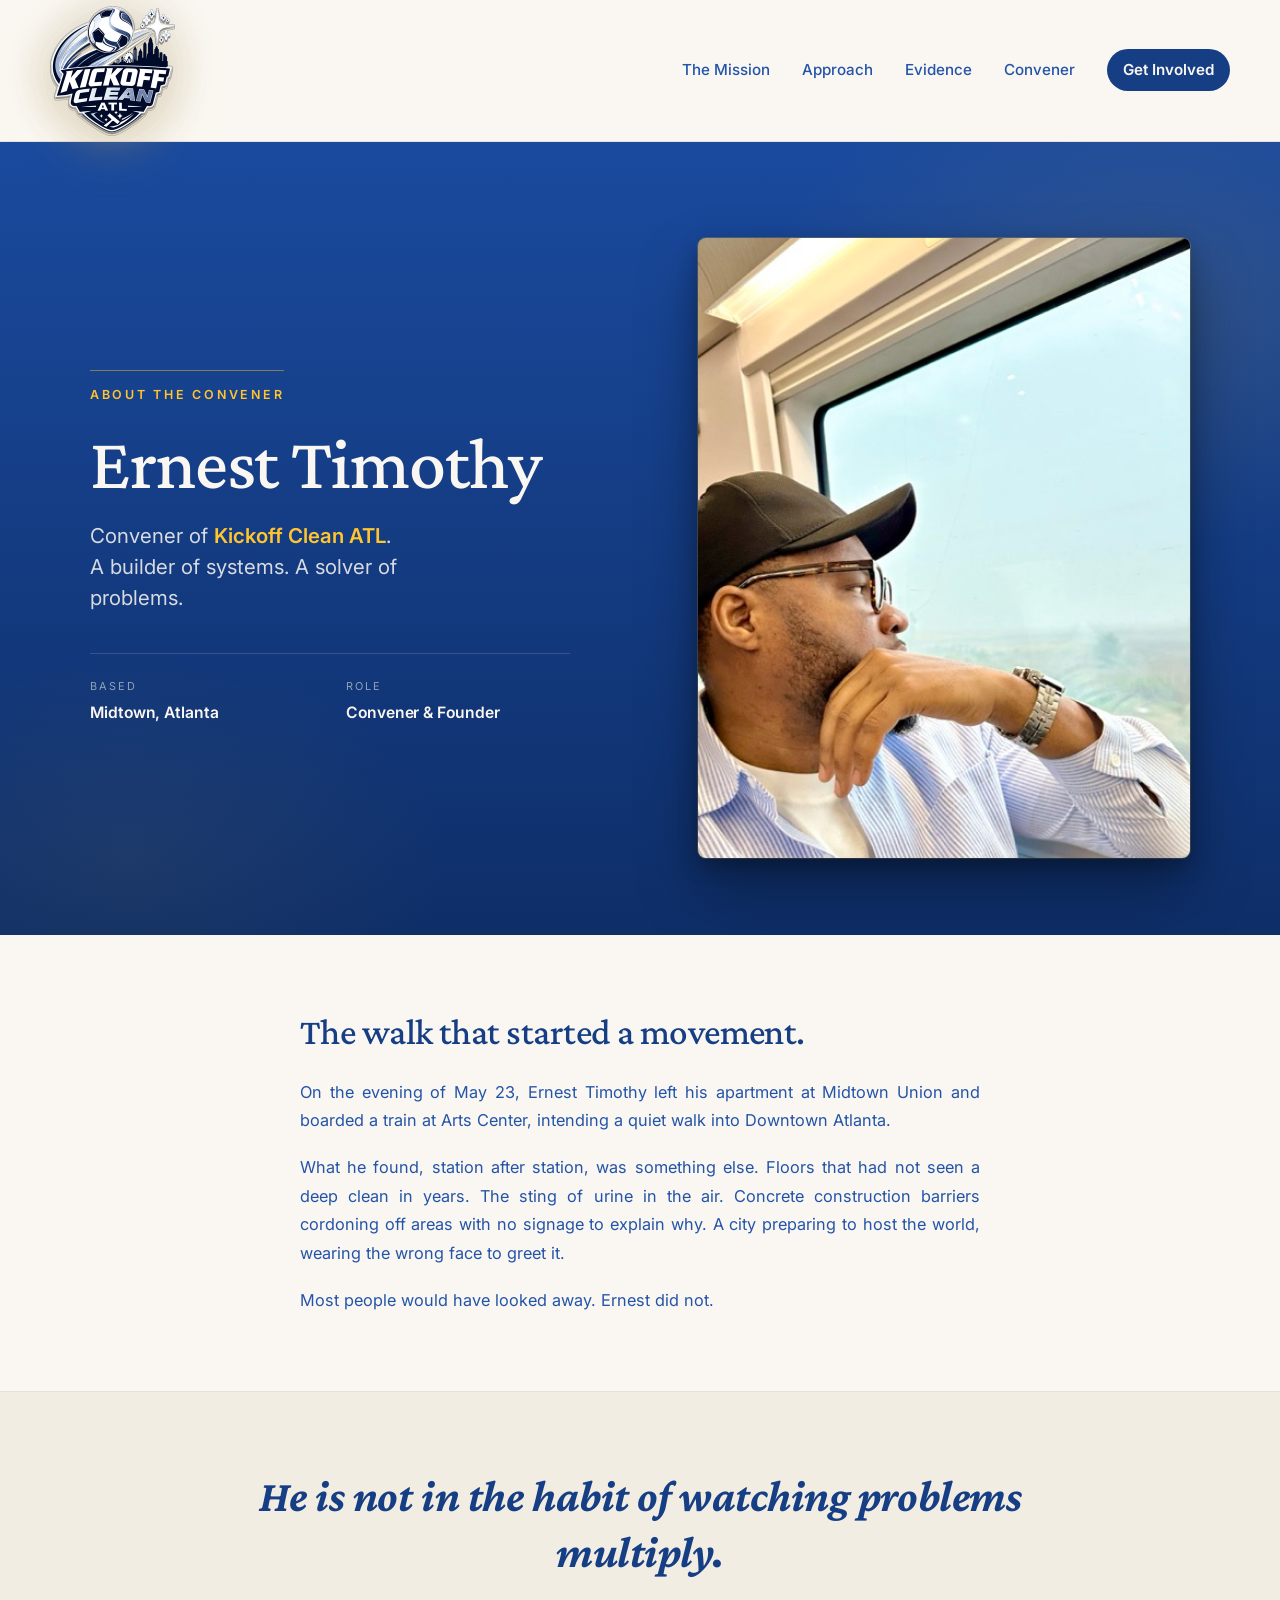
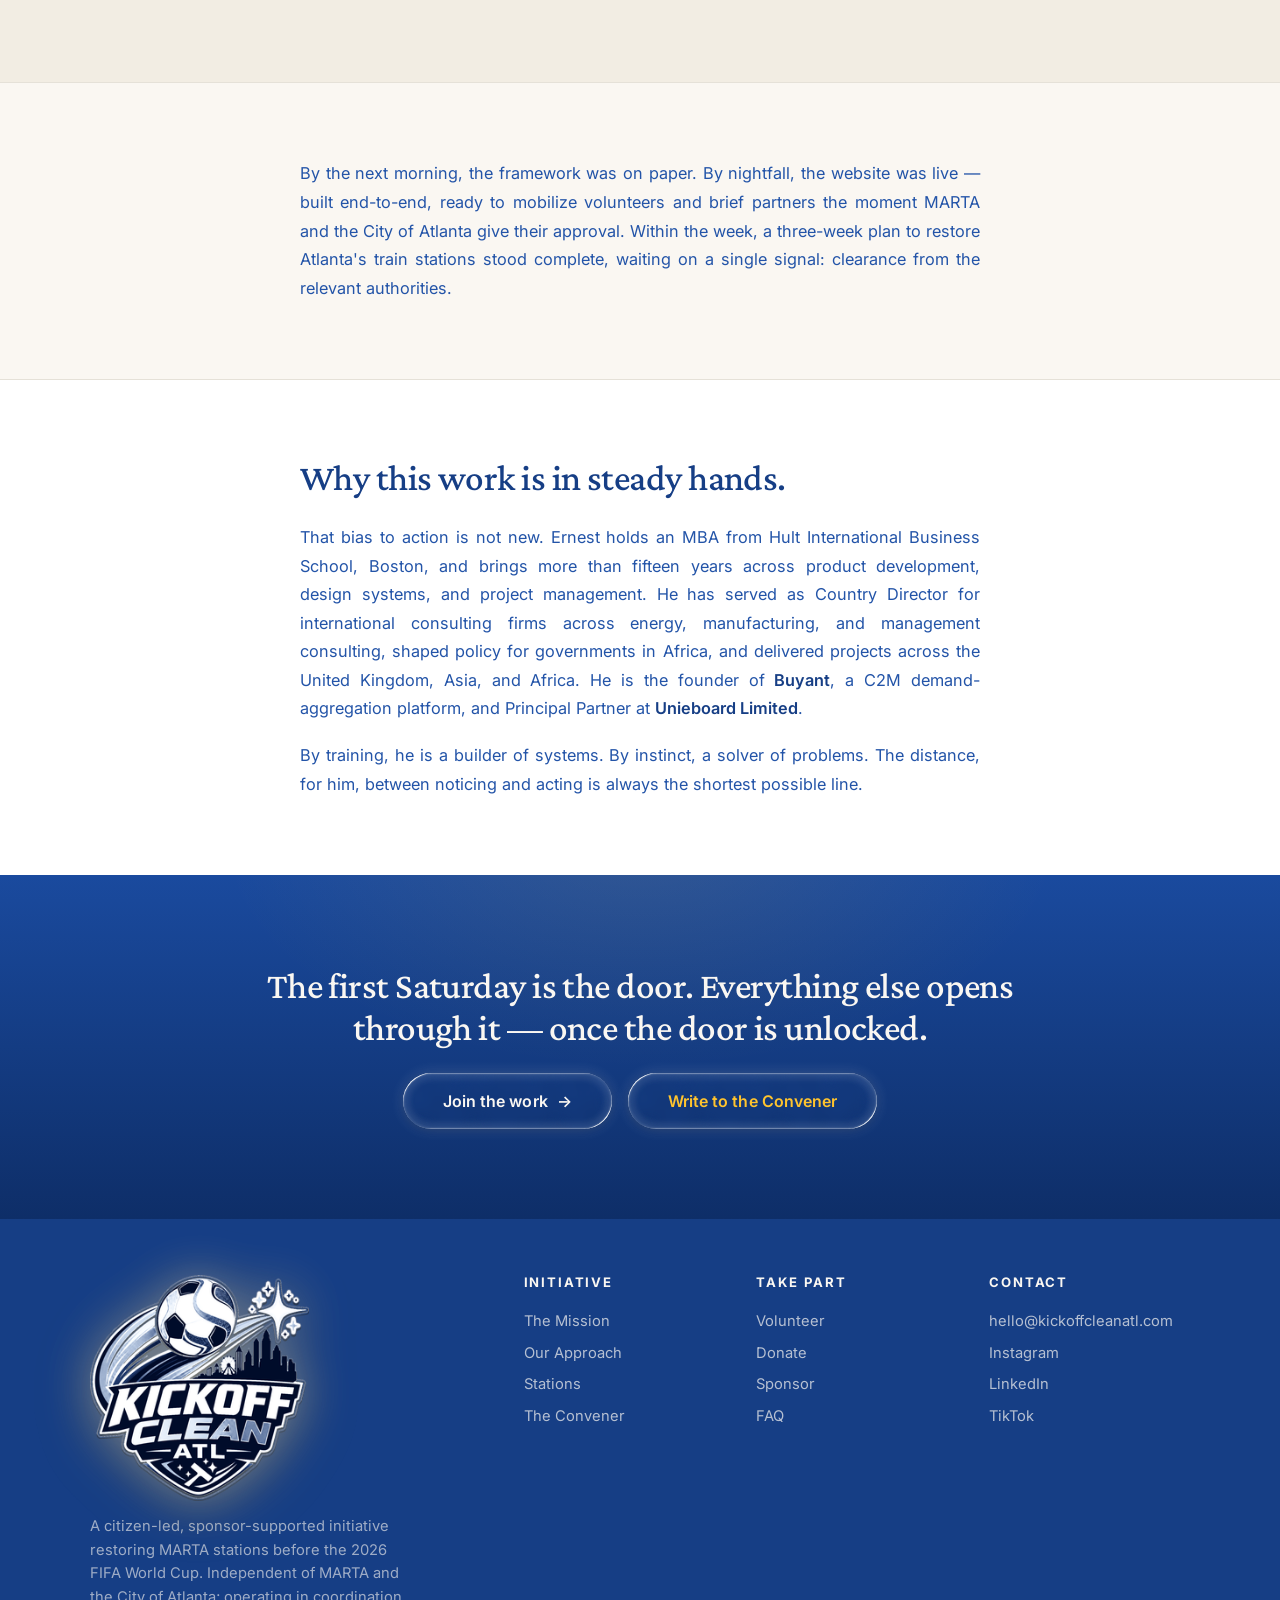
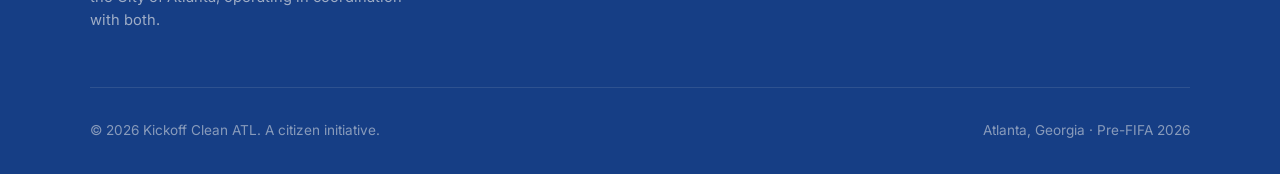
<file: convener.html>
<!DOCTYPE html>
<html lang="en">
<head>
  <meta charset="UTF-8" />
  <meta name="viewport" content="width=device-width, initial-scale=1.0" />
  <title>The Convener — Ernest Timothy · Kickoff Clean ATL</title>
  <meta name="description" content="Ernest Timothy — Convener of Kickoff Clean ATL, on a three-week mission to restore Atlanta's transit stations before the world arrives." />
  <meta name="theme-color" content="#1A4A9E" />

  <meta property="og:title" content="The Convener — Ernest Timothy" />
  <meta property="og:description" content="The walk that started a movement. The Convener of Kickoff Clean ATL." />
  <meta property="og:type" content="profile" />
  <meta property="og:image" content="images/ernest-1200.jpg" />

  <link rel="preconnect" href="https://fonts.googleapis.com" />
  <link rel="preconnect" href="https://fonts.gstatic.com" crossorigin />
  <link href="https://fonts.googleapis.com/css2?family=Inter:wght@400;500;600;700;800&family=Crimson+Pro:ital,wght@0,400;0,500;1,400&display=swap" rel="stylesheet" />
  <link rel="stylesheet" href="styles.css?v=202606151902" />
  <link rel="stylesheet" href="convener.css?v=202606151902" />
  <link rel="icon" type="image/png" sizes="64x64" href="images/favicon.png" />
  <link rel="apple-touch-icon" href="images/logo-256.png" />
</head>
<body>

  <svg aria-hidden="true" style="position: absolute; width: 0; height: 0; overflow: hidden;">
    <defs>
      <filter id="liquid-glass" x="0%" y="0%" width="100%" height="100%" color-interpolation-filters="sRGB">
        <feTurbulence type="fractalNoise" baseFrequency="0.05 0.05" numOctaves="1" seed="1" result="turbulence" />
        <feGaussianBlur in="turbulence" stdDeviation="2" result="blurredNoise" />
        <feDisplacementMap in="SourceGraphic" in2="blurredNoise" scale="70" xChannelSelector="R" yChannelSelector="B" result="displaced" />
        <feGaussianBlur in="displaced" stdDeviation="4" result="finalBlur" />
        <feComposite in="finalBlur" in2="finalBlur" operator="over" />
      </filter>
    </defs>
  </svg>

  <!-- ============ NAV ============ -->
  <nav class="nav">
    <div class="container nav-inner">
      <a href="index.html" class="brand" aria-label="Kickoff Clean ATL home">
        <img src="images/logo-256.png" alt="Kickoff Clean ATL" class="brand-logo" />
      </a>
      <div class="nav-links">
        <a href="index.html#mission">The Mission</a>
        <a href="index.html#approach">Approach</a>
        <a href="evidence.html">Evidence</a>
        <a href="convener.html">Convener</a>
        <a href="get-involved.html" class="nav-cta">Get Involved</a>
      </div>
    </div>
  </nav>

  <!-- ============ HERO ============ -->
  <article class="convener">

    <header class="cv-hero">
      <div class="container cv-hero-grid">
        <div class="cv-hero-text">
          <span class="cv-overline">About the Convener</span>
          <h1 class="cv-name">Ernest Timothy</h1>
          <p class="cv-tag">
            Convener of <strong>Kickoff Clean ATL</strong>.<br />
            A builder of systems. A solver of problems.
          </p>
          <div class="cv-meta">
            <div><span>Based</span><strong>Midtown, Atlanta</strong></div>
            <div><span>Role</span><strong>Convener &amp; Founder</strong></div>
          </div>
        </div>
        <figure class="cv-portrait">
          <img
            src="images/ernest-1200.jpg"
            srcset="images/ernest-800.jpg 800w, images/ernest-1200.jpg 1200w, images/ernest-1600.jpg 1600w"
            sizes="(max-width: 900px) 100vw, 50vw"
            alt="Ernest Timothy looking out the window of a train, considering the city outside."
          />
        </figure>
      </div>
    </header>

    <!-- ============ THE WALK ============ -->
    <section class="cv-section cv-section--narrow">
      <div class="container">
        <h2 class="cv-h2">The walk that started a movement.</h2>
        <p>
          On the evening of May 23, Ernest Timothy left his apartment at Midtown Union and boarded a train at Arts
          Center, intending a quiet walk into Downtown Atlanta.
        </p>
        <p>
          What he found, station after station, was something else. Floors that had not seen a deep clean in years.
          The sting of urine in the air. Concrete construction barriers cordoning off areas with no signage to explain why.
          A city preparing to host the world, wearing the wrong face to greet it.
        </p>
        <p>
          Most people would have looked away. Ernest did not.
        </p>
      </div>
    </section>

    <!-- ============ PULL QUOTE ============ -->
    <section class="cv-pullquote-section">
      <div class="container">
        <blockquote class="cv-pullquote">
          <p>He is not in the habit of watching problems multiply.</p>
        </blockquote>
      </div>
    </section>

    <!-- ============ THE ACTION ============ -->
    <section class="cv-section cv-section--narrow">
      <div class="container">
        <p>
          By the next morning, the framework was on paper. By nightfall, the website was live &mdash; built end-to-end,
          ready to mobilize volunteers and brief partners the moment MARTA and the City of Atlanta give their approval.
          Within the week, a three-week plan to restore Atlanta's train stations stood complete, waiting on a single
          signal: clearance from the relevant authorities.
        </p>
      </div>
    </section>

    <!-- ============ THE CREDENTIALS ============ -->
    <section class="cv-section cv-section--narrow cv-stakes">
      <div class="container">
        <h2 class="cv-h2">Why this work is in steady hands.</h2>
        <p>
          That bias to action is not new. Ernest holds an MBA from Hult International Business School, Boston, and
          brings more than fifteen years across product development, design systems, and project management. He has
          served as Country Director for international consulting firms across energy, manufacturing, and management
          consulting, shaped policy for governments in Africa, and delivered projects across the United Kingdom, Asia,
          and Africa. He is the founder of <strong>Buyant</strong>, a C2M demand-aggregation platform, and Principal
          Partner at <strong>Unieboard Limited</strong>.
        </p>
        <p>
          By training, he is a builder of systems. By instinct, a solver of problems. The distance, for him, between
          noticing and acting is always the shortest possible line.
        </p>
      </div>
    </section>

    <!-- ============ CTA ============ -->
    <section class="cv-cta-band">
      <div class="container">
        <div class="cv-cta-inner">
          <h2 class="cv-h2 cv-h2--light">The first Saturday is the door. Everything else opens through it &mdash; once the door is unlocked.</h2>
          <div class="cv-cta-actions">
            <a href="sign-up.html" class="btn-liquid">
              <span>Join the work</span>
              <span class="arrow" aria-hidden="true">→</span>
            </a>
            <a href="mailto:hello@kickoffcleanatl.com?subject=To%20the%20Convener" class="btn-liquid is-accent">
              <span>Write to the Convener</span>
            </a>
          </div>
        </div>
      </div>
    </section>

  </article>

  <!-- ============ FOOTER ============ -->
  <footer class="footer">
    <div class="container">
      <div class="footer-grid">
        <div class="footer-brand">
          <img src="images/logo-256.png" alt="Kickoff Clean ATL" class="brand-logo" />
          <p>A citizen-led, sponsor-supported initiative restoring MARTA stations before
             the 2026 FIFA World Cup. Independent of MARTA and the City of Atlanta;
             operating in coordination with both.</p>
        </div>
        <div>
          <h4>Initiative</h4>
          <a href="index.html#mission">The Mission</a>
          <a href="index.html#approach">Our Approach</a>
          <a href="index.html#stations">Stations</a>
          <a href="convener.html">The Convener</a>
        </div>
        <div>
          <h4>Take Part</h4>
          <a href="get-involved.html#volunteer">Volunteer</a>
          <a href="get-involved.html#donate">Donate</a>
          <a href="get-involved.html#sponsor">Sponsor</a>
          <a href="get-involved.html#faq">FAQ</a>
        </div>
        <div>
          <h4>Contact</h4>
          <a href="mailto:hello@kickoffcleanatl.com">hello@kickoffcleanatl.com</a>
          <a href="https://www.instagram.com/kickoffcleanatl/" target="_blank" rel="noopener noreferrer" aria-label="Kickoff Clean ATL on Instagram">Instagram</a>
          <a href="#" aria-label="LinkedIn">LinkedIn</a>
          <a href="#" aria-label="TikTok">TikTok</a>
        </div>
      </div>
      <div class="footer-bot">
        <span>© 2026 Kickoff Clean ATL. A citizen initiative.</span>
        <span>Atlanta, Georgia · Pre-FIFA 2026</span>
      </div>
    </div>
  </footer>

  <script src="email-actions.js?v=202606151902" defer></script>
</body>
</html>
</file>
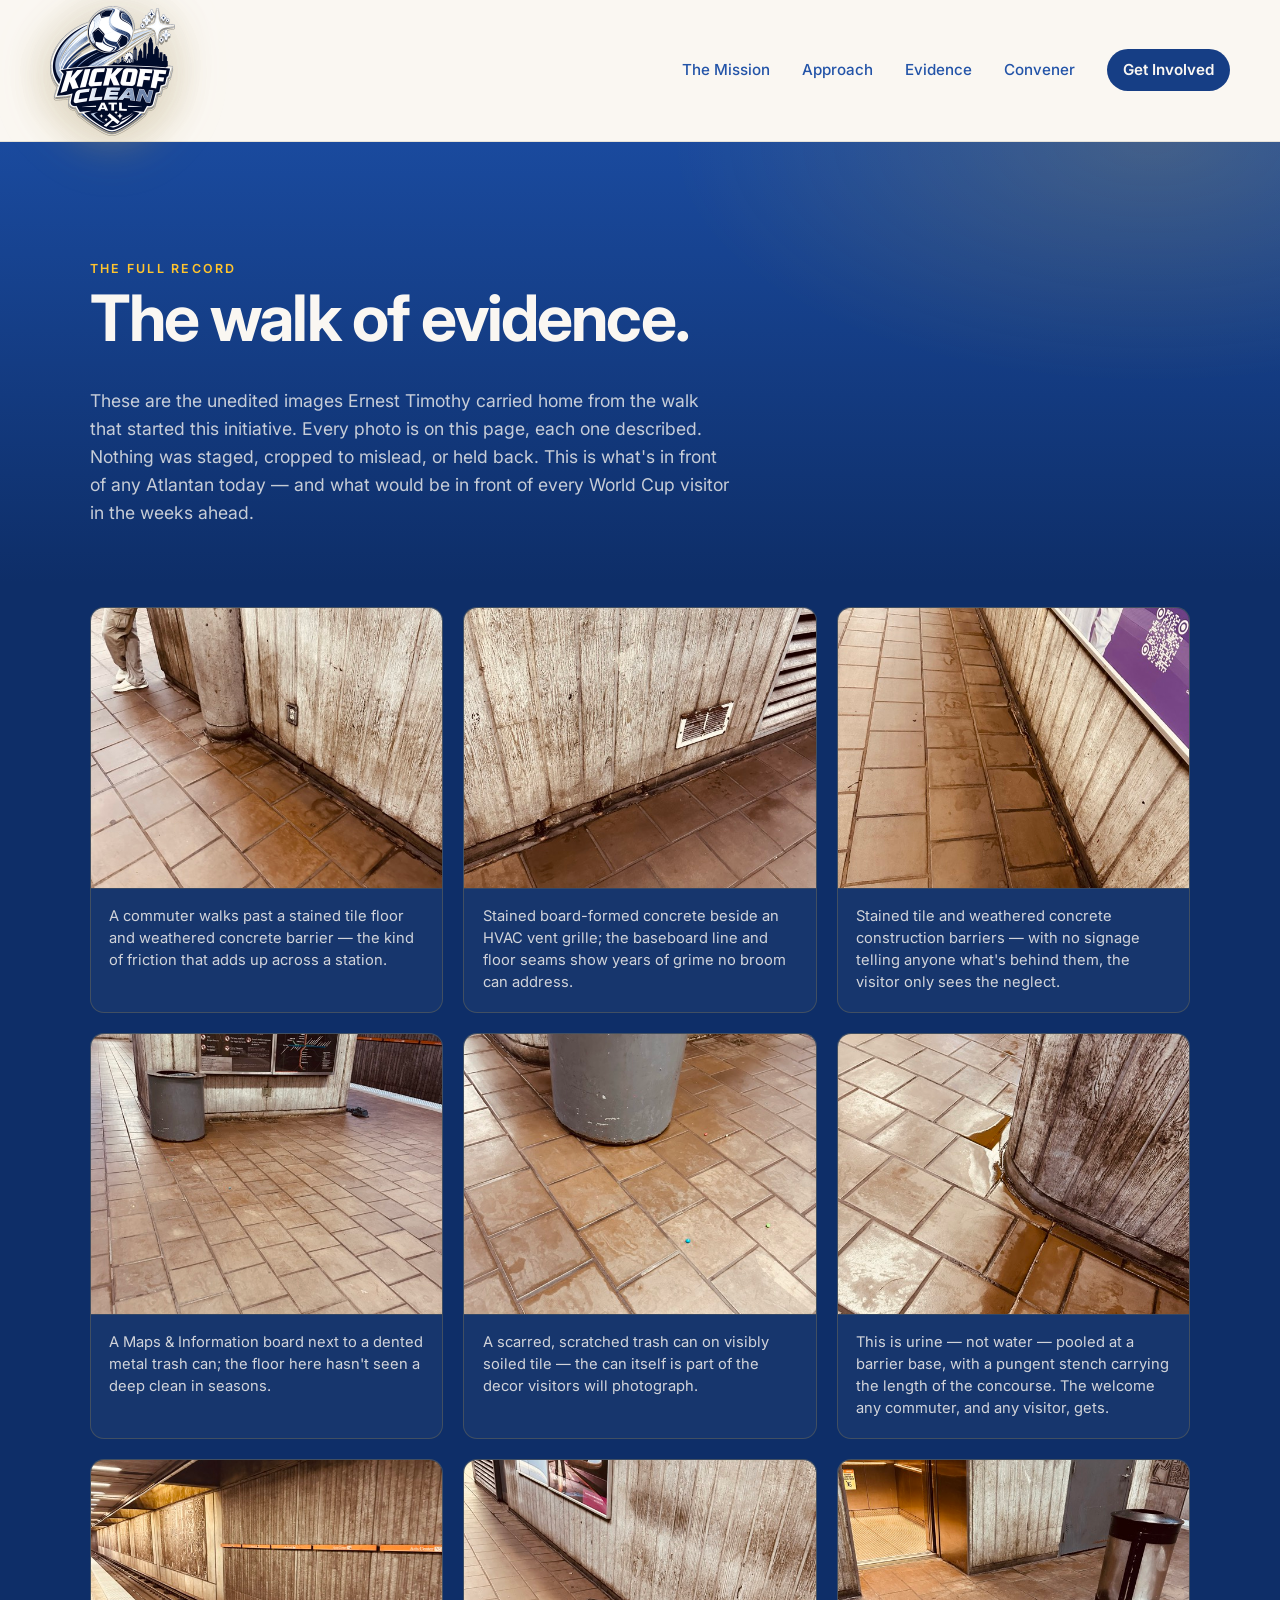
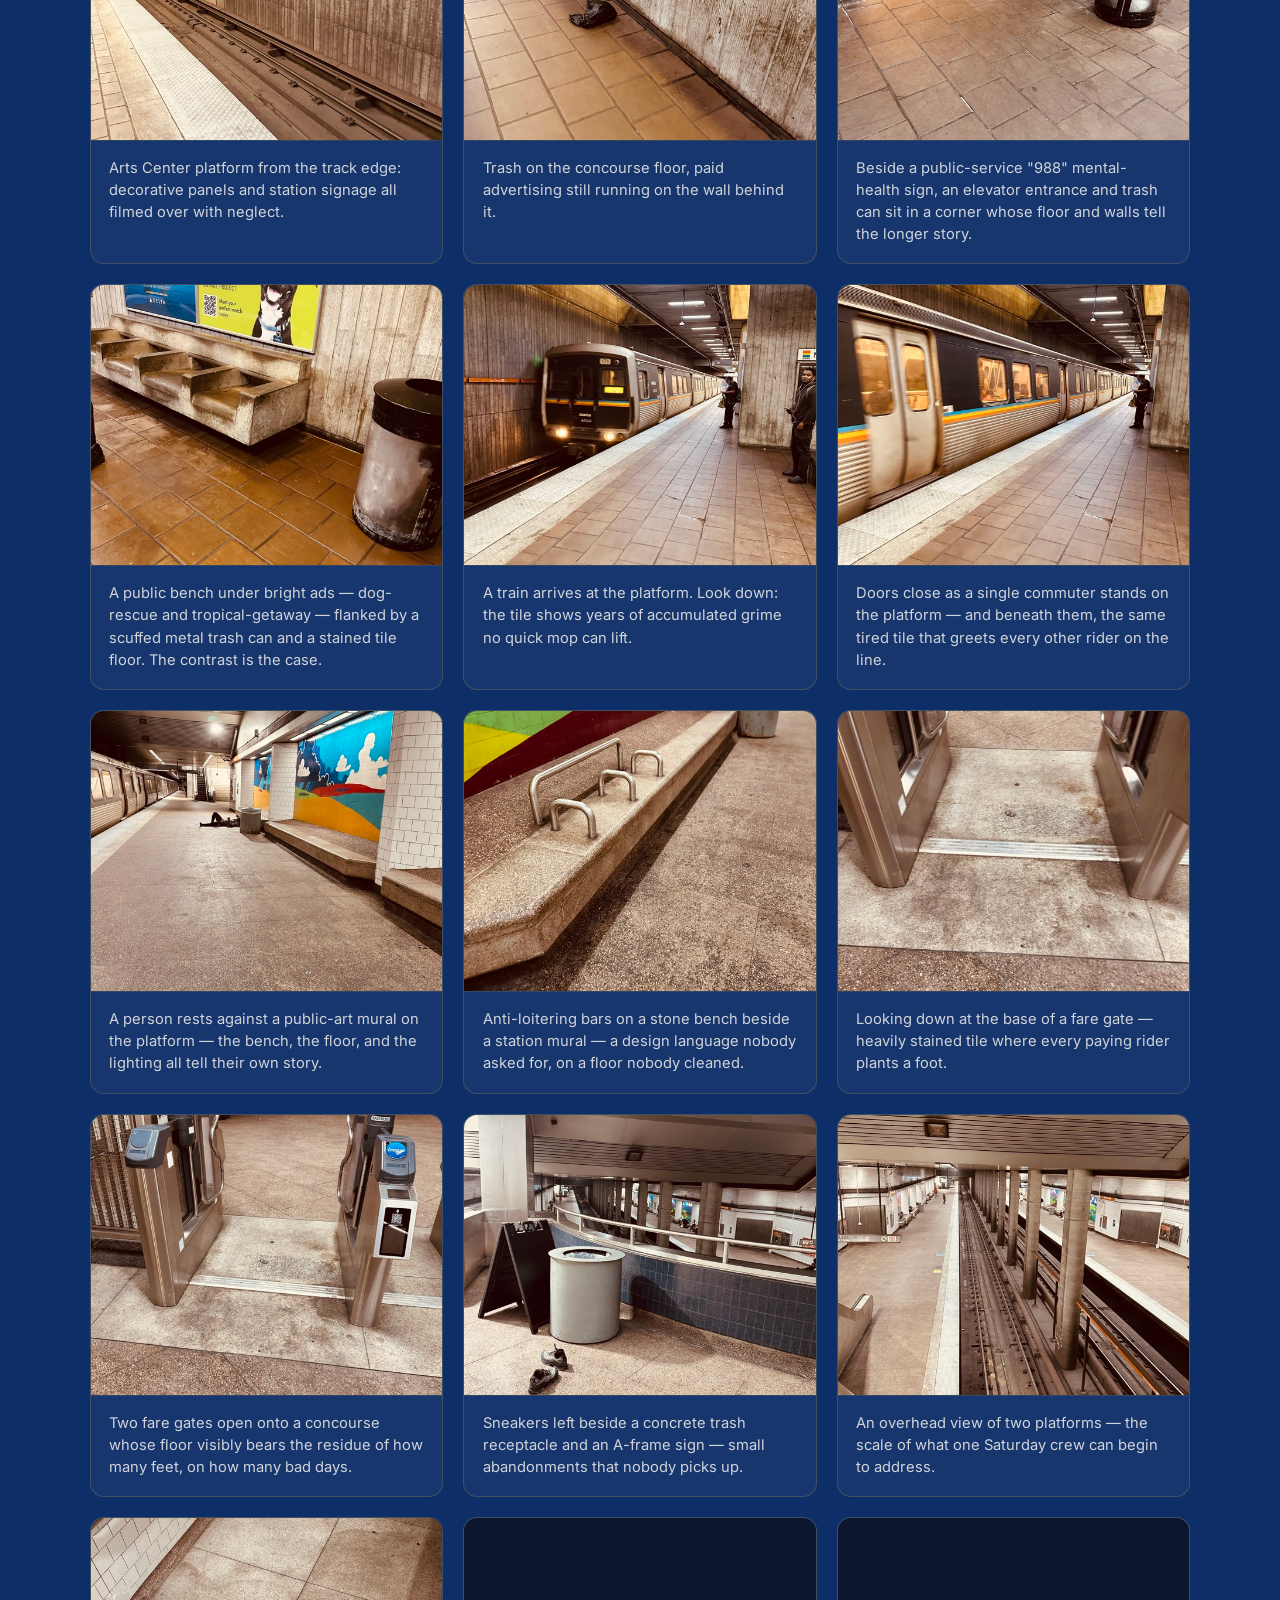
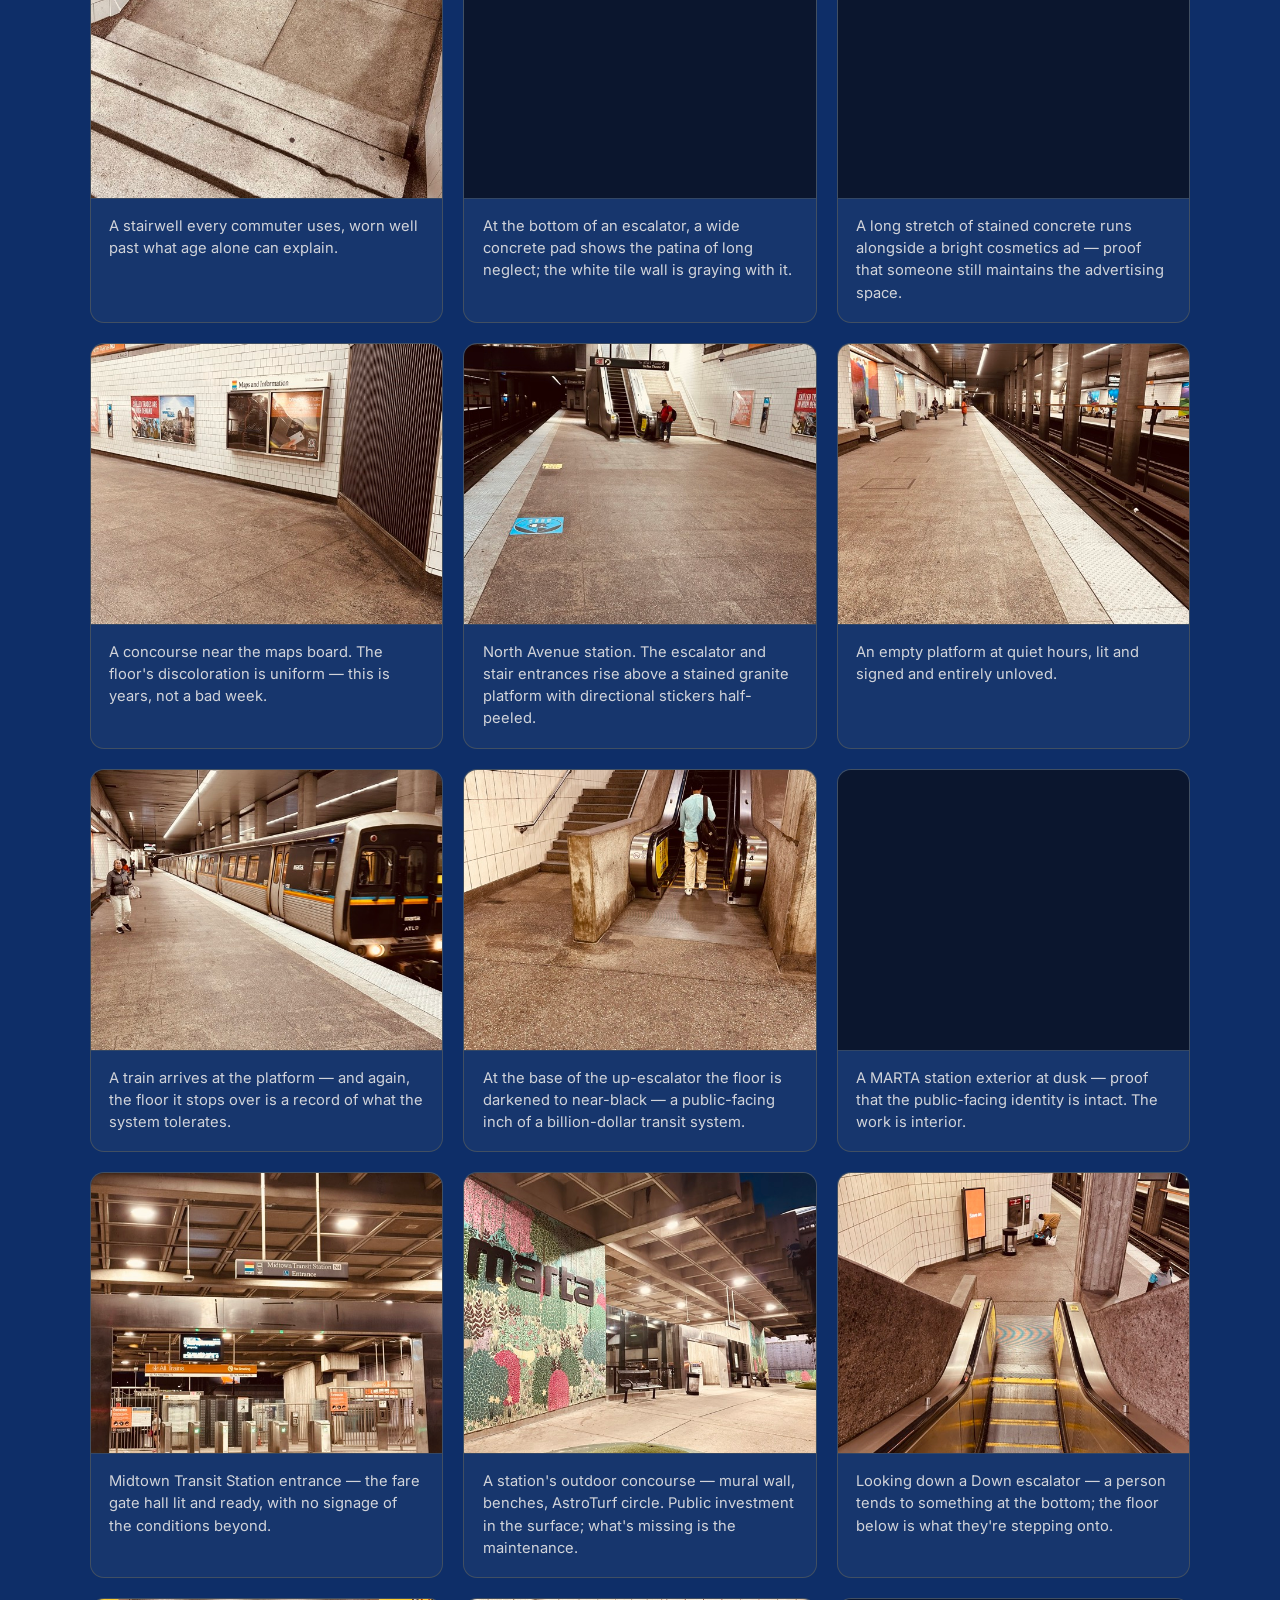
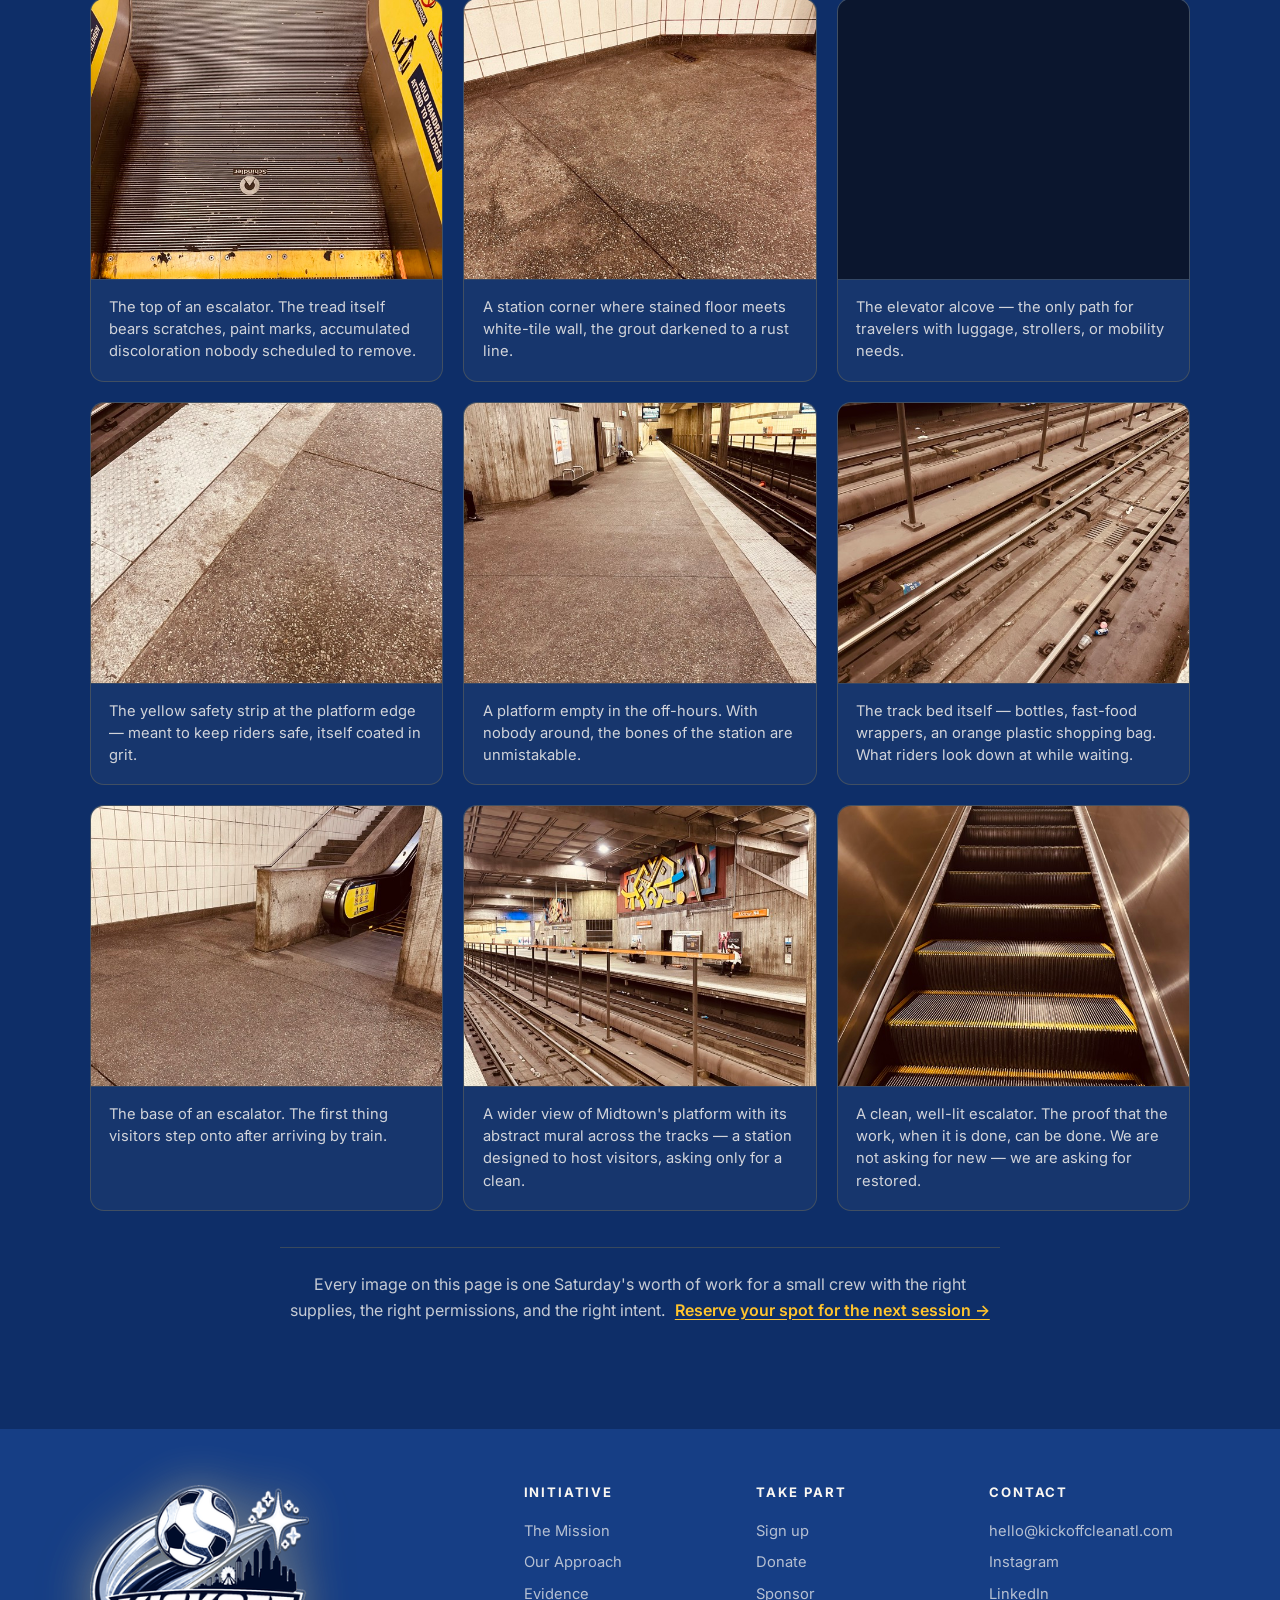
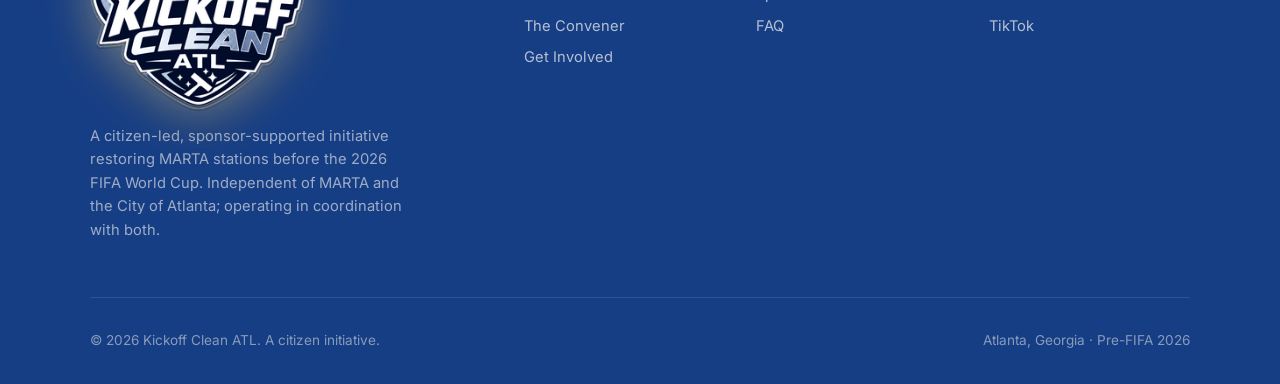
<file: evidence.html>
<!DOCTYPE html>
<html lang="en">
<head>
  <meta charset="UTF-8" />
  <meta name="viewport" content="width=device-width, initial-scale=1.0" />
  <title>The Full Record — Kickoff Clean ATL</title>
  <meta name="description" content="Every photo from the walk that started Kickoff Clean ATL — each one described — documenting the state of Atlanta's MARTA stations in the weeks before the FIFA 2026 World Cup." />
  <meta name="theme-color" content="#1A4A9E" />

  <meta property="og:title" content="The Full Record — Kickoff Clean ATL" />
  <meta property="og:description" content="The complete photo record of MARTA station conditions ahead of FIFA 2026. Each image individually described." />
  <meta property="og:type" content="website" />
  <meta property="og:image" content="images/conditions/IMG_5562-1400.jpg" />

  <link rel="preconnect" href="https://fonts.googleapis.com" />
  <link rel="preconnect" href="https://fonts.gstatic.com" crossorigin />
  <link href="https://fonts.googleapis.com/css2?family=Inter:wght@400;500;600;700;800&display=swap" rel="stylesheet" />
  <link rel="stylesheet" href="styles.css?v=202606151902" />
  <link rel="icon" type="image/png" sizes="64x64" href="images/favicon.png" />
  <link rel="apple-touch-icon" href="images/logo-256.png" />
</head>
<body>

  <!-- SVG filter for liquid-glass buttons -->
  <svg aria-hidden="true" style="position: absolute; width: 0; height: 0; overflow: hidden;">
    <defs>
      <filter id="liquid-glass" x="0%" y="0%" width="100%" height="100%" color-interpolation-filters="sRGB">
        <feTurbulence type="fractalNoise" baseFrequency="0.05 0.05" numOctaves="1" seed="1" result="turbulence" />
        <feGaussianBlur in="turbulence" stdDeviation="2" result="blurredNoise" />
        <feDisplacementMap in="SourceGraphic" in2="blurredNoise" scale="70" xChannelSelector="R" yChannelSelector="B" result="displaced" />
        <feGaussianBlur in="displaced" stdDeviation="4" result="finalBlur" />
        <feComposite in="finalBlur" in2="finalBlur" operator="over" />
      </filter>
    </defs>
  </svg>

  <!-- ============ NAV ============ -->
  <nav class="nav">
    <div class="container nav-inner">
      <a href="index.html" class="brand" aria-label="Kickoff Clean ATL home">
        <img src="images/logo-256.png" alt="Kickoff Clean ATL" class="brand-logo" />
      </a>
      <div class="nav-links">
        <a href="index.html#mission">The Mission</a>
        <a href="index.html#approach">Approach</a>
        <a href="evidence.html">Evidence</a>
        <a href="convener.html">Convener</a>
        <a href="get-involved.html" class="nav-cta">Get Involved</a>
      </div>
    </div>
  </nav>

  <!-- ============ PAGE HERO ============ -->
  <header class="page-hero" style="padding-bottom: clamp(1.5rem, 3vw, 2.5rem);">
    <div class="container">
      <span class="eyebrow">The Full Record</span>
      <h1>The walk of evidence.</h1>
      <p>
        These are the unedited images Ernest Timothy carried home from the walk that started this
        initiative. Every photo is on this page, each one described. Nothing was staged, cropped
        to mislead, or held back. This is what's in front of any Atlantan today — and what would
        be in front of every World&nbsp;Cup visitor in the weeks ahead.
      </p>
    </div>
  </header>

  <!-- ============ THE RECORD ============ -->
  <section class="evidence" id="record" style="border-top: none; padding-top: clamp(1rem, 2vw, 1.5rem);">
    <div class="container">
      <div class="evidence-grid" style="margin-top: 0;">

        <figure class="evidence-card">
          <img src="images/conditions/IMG_5559-800.jpg"
               srcset="images/conditions/IMG_5559-800.jpg 800w, images/conditions/IMG_5559-1400.jpg 1400w"
               sizes="(max-width: 720px) 100vw, (max-width: 1100px) 50vw, 33vw"
               alt="A commuter walks past stained tile flooring next to a weathered board-formed concrete construction barrier in a MARTA station." loading="lazy" decoding="async" />
          <figcaption>A commuter walks past a stained tile floor and weathered concrete barrier &mdash; the kind of friction that adds up across a station.</figcaption>
        </figure>

        <figure class="evidence-card">
          <img src="images/conditions/IMG_5561-800.jpg"
               srcset="images/conditions/IMG_5561-800.jpg 800w, images/conditions/IMG_5561-1400.jpg 1400w"
               sizes="(max-width: 720px) 100vw, (max-width: 1100px) 50vw, 33vw"
               alt="A stained board-formed concrete wall beside an HVAC vent grille, with grime along the baseboard and tile floor." loading="lazy" decoding="async" />
          <figcaption>Stained board-formed concrete beside an HVAC vent grille; the baseboard line and floor seams show years of grime no broom can address.</figcaption>
        </figure>

        <figure class="evidence-card">
          <img src="images/conditions/IMG_5562-800.jpg"
               srcset="images/conditions/IMG_5562-800.jpg 800w, images/conditions/IMG_5562-1400.jpg 1400w"
               sizes="(max-width: 720px) 100vw, (max-width: 1100px) 50vw, 33vw"
               alt="Long stretch of stained tile flooring running alongside weathered board-formed concrete construction barriers in a MARTA station concourse." loading="lazy" decoding="async" />
          <figcaption>Stained tile and weathered concrete construction barriers &mdash; with no signage telling anyone what's behind them, the visitor only sees the neglect.</figcaption>
        </figure>

        <figure class="evidence-card">
          <img src="images/conditions/IMG_5563-800.jpg"
               srcset="images/conditions/IMG_5563-800.jpg 800w, images/conditions/IMG_5563-1400.jpg 1400w"
               sizes="(max-width: 720px) 100vw, (max-width: 1100px) 50vw, 33vw"
               alt="A Maps and Information board mounted on a board-formed concrete wall above a metal trash can and stained tile floor." loading="lazy" decoding="async" />
          <figcaption>A Maps &amp; Information board next to a dented metal trash can; the floor here hasn't seen a deep clean in seasons.</figcaption>
        </figure>

        <figure class="evidence-card">
          <img src="images/conditions/IMG_5564-800.jpg"
               srcset="images/conditions/IMG_5564-800.jpg 800w, images/conditions/IMG_5564-1400.jpg 1400w"
               sizes="(max-width: 720px) 100vw, (max-width: 1100px) 50vw, 33vw"
               alt="Close-up of a scarred, scratched metal trash can sitting on a heavily soiled tile floor." loading="lazy" decoding="async" />
          <figcaption>A scarred, scratched trash can on visibly soiled tile &mdash; the can itself is part of the decor visitors will photograph.</figcaption>
        </figure>

        <figure class="evidence-card">
          <img src="images/conditions/IMG_5565-800.jpg"
               srcset="images/conditions/IMG_5565-800.jpg 800w, images/conditions/IMG_5565-1400.jpg 1400w"
               sizes="(max-width: 720px) 100vw, (max-width: 1100px) 50vw, 33vw"
               alt="Close-up of urine pooled on station floor tiles at the base of a weathered board-formed concrete construction barrier." loading="lazy" decoding="async" />
          <figcaption>This is urine &mdash; not water &mdash; pooled at a barrier base, with a pungent stench carrying the length of the concourse. The welcome any commuter, and any visitor, gets.</figcaption>
        </figure>

        <figure class="evidence-card">
          <img src="images/conditions/IMG_5566-800.jpg"
               srcset="images/conditions/IMG_5566-800.jpg 800w, images/conditions/IMG_5566-1400.jpg 1400w"
               sizes="(max-width: 720px) 100vw, (max-width: 1100px) 50vw, 33vw"
               alt="Arts Center platform viewed from the track edge, showing decorative wall panels and an orange Arts Center strip running along weathered concrete." loading="lazy" decoding="async" />
          <figcaption>Arts Center platform from the track edge: decorative panels and station signage all filmed over with neglect.</figcaption>
        </figure>

        <figure class="evidence-card">
          <img src="images/conditions/IMG_5567-800.jpg"
               srcset="images/conditions/IMG_5567-800.jpg 800w, images/conditions/IMG_5567-1400.jpg 1400w"
               sizes="(max-width: 720px) 100vw, (max-width: 1100px) 50vw, 33vw"
               alt="Discarded item left on a station floor next to a Skechers advertising panel and a stained board-formed concrete wall." loading="lazy" decoding="async" />
          <figcaption>Trash on the concourse floor, paid advertising still running on the wall behind it.</figcaption>
        </figure>

        <figure class="evidence-card">
          <img src="images/conditions/IMG_5568-800.jpg"
               srcset="images/conditions/IMG_5568-800.jpg 800w, images/conditions/IMG_5568-1400.jpg 1400w"
               sizes="(max-width: 720px) 100vw, (max-width: 1100px) 50vw, 33vw"
               alt="A 988 mental-health crisis-line sign mounted beside an elevator and a metal trash can, set against a weathered board-formed concrete wall and a stained tile floor." loading="lazy" decoding="async" />
          <figcaption>Beside a public-service "988" mental-health sign, an elevator entrance and trash can sit in a corner whose floor and walls tell the longer story.</figcaption>
        </figure>

        <figure class="evidence-card">
          <img src="images/conditions/IMG_5569-800.jpg"
               srcset="images/conditions/IMG_5569-800.jpg 800w, images/conditions/IMG_5569-1400.jpg 1400w"
               sizes="(max-width: 720px) 100vw, (max-width: 1100px) 50vw, 33vw"
               alt="A public concrete bench under bright Delta and LifeLine Animal Project ads, with a scuffed metal trash can on a stained tile floor." loading="lazy" decoding="async" />
          <figcaption>A public bench under bright ads &mdash; dog-rescue and tropical-getaway &mdash; flanked by a scuffed metal trash can and a stained tile floor. The contrast is the case.</figcaption>
        </figure>

        <figure class="evidence-card">
          <img src="images/conditions/IMG_5570-800.jpg"
               srcset="images/conditions/IMG_5570-800.jpg 800w, images/conditions/IMG_5570-1400.jpg 1400w"
               sizes="(max-width: 720px) 100vw, (max-width: 1100px) 50vw, 33vw"
               alt="A MARTA train arrives at a platform; the platform tiles show years of accumulated grime." loading="lazy" decoding="async" />
          <figcaption>A train arrives at the platform. Look down: the tile shows years of accumulated grime no quick mop can lift.</figcaption>
        </figure>

        <figure class="evidence-card">
          <img src="images/conditions/IMG_5571-800.jpg"
               srcset="images/conditions/IMG_5571-800.jpg 800w, images/conditions/IMG_5571-1400.jpg 1400w"
               sizes="(max-width: 720px) 100vw, (max-width: 1100px) 50vw, 33vw"
               alt="A blurred MARTA train at a station platform, with one commuter waiting on dirty floor tiles." loading="lazy" decoding="async" />
          <figcaption>Doors close as a single commuter stands on the platform &mdash; and beneath them, the same tired tile that greets every other rider on the line.</figcaption>
        </figure>

        <figure class="evidence-card">
          <img src="images/conditions/IMG_5572-800.jpg"
               srcset="images/conditions/IMG_5572-800.jpg 800w, images/conditions/IMG_5572-1400.jpg 1400w"
               sizes="(max-width: 720px) 100vw, (max-width: 1100px) 50vw, 33vw"
               alt="A person rests on the ground next to a colorful public-art mural and a concrete bench on a station platform." loading="lazy" decoding="async" />
          <figcaption>A person rests against a public-art mural on the platform &mdash; the bench, the floor, and the lighting all tell their own story.</figcaption>
        </figure>

        <figure class="evidence-card">
          <img src="images/conditions/IMG_5573-800.jpg"
               srcset="images/conditions/IMG_5573-800.jpg 800w, images/conditions/IMG_5573-1400.jpg 1400w"
               sizes="(max-width: 720px) 100vw, (max-width: 1100px) 50vw, 33vw"
               alt="Anti-loitering metal bars installed along a concrete bench beside a station mural, with a soiled granite floor in front." loading="lazy" decoding="async" />
          <figcaption>Anti-loitering bars on a stone bench beside a station mural &mdash; a design language nobody asked for, on a floor nobody cleaned.</figcaption>
        </figure>

        <figure class="evidence-card">
          <img src="images/conditions/IMG_5574-800.jpg"
               srcset="images/conditions/IMG_5574-800.jpg 800w, images/conditions/IMG_5574-1400.jpg 1400w"
               sizes="(max-width: 720px) 100vw, (max-width: 1100px) 50vw, 33vw"
               alt="Looking down at the base of a MARTA fare gate, showing heavily stained tile where riders step through." loading="lazy" decoding="async" />
          <figcaption>Looking down at the base of a fare gate &mdash; heavily stained tile where every paying rider plants a foot.</figcaption>
        </figure>

        <figure class="evidence-card">
          <img src="images/conditions/IMG_5575-800.jpg"
               srcset="images/conditions/IMG_5575-800.jpg 800w, images/conditions/IMG_5575-1400.jpg 1400w"
               sizes="(max-width: 720px) 100vw, (max-width: 1100px) 50vw, 33vw"
               alt="Two fare gates open onto a concourse with a visibly worn tile floor." loading="lazy" decoding="async" />
          <figcaption>Two fare gates open onto a concourse whose floor visibly bears the residue of how many feet, on how many bad days.</figcaption>
        </figure>

        <figure class="evidence-card">
          <img src="images/conditions/IMG_5578-800.jpg"
               srcset="images/conditions/IMG_5578-800.jpg 800w, images/conditions/IMG_5578-1400.jpg 1400w"
               sizes="(max-width: 720px) 100vw, (max-width: 1100px) 50vw, 33vw"
               alt="A pair of sneakers left on the floor beside a concrete trash receptacle and a folded A-frame sign on a station mezzanine." loading="lazy" decoding="async" />
          <figcaption>Sneakers left beside a concrete trash receptacle and an A-frame sign &mdash; small abandonments that nobody picks up.</figcaption>
        </figure>

        <figure class="evidence-card">
          <img src="images/conditions/IMG_5579-800.jpg"
               srcset="images/conditions/IMG_5579-800.jpg 800w, images/conditions/IMG_5579-1400.jpg 1400w"
               sizes="(max-width: 720px) 100vw, (max-width: 1100px) 50vw, 33vw"
               alt="An overhead view down a long MARTA station showing two parallel platforms flanking the tracks." loading="lazy" decoding="async" />
          <figcaption>An overhead view of two platforms &mdash; the scale of what one Saturday crew can begin to address.</figcaption>
        </figure>

        <figure class="evidence-card">
          <img src="images/conditions/IMG_5580-800.jpg"
               srcset="images/conditions/IMG_5580-800.jpg 800w, images/conditions/IMG_5580-1400.jpg 1400w"
               sizes="(max-width: 720px) 100vw, (max-width: 1100px) 50vw, 33vw"
               alt="A concrete station stairwell with worn, stained treads and white tile walls darkened over time." loading="lazy" decoding="async" />
          <figcaption>A stairwell every commuter uses, worn well past what age alone can explain.</figcaption>
        </figure>

        <figure class="evidence-card">
          <img src="images/conditions/IMG_5581-800.jpg"
               srcset="images/conditions/IMG_5581-800.jpg 800w, images/conditions/IMG_5581-1400.jpg 1400w"
               sizes="(max-width: 720px) 100vw, (max-width: 1100px) 50vw, 33vw"
               alt="A wide concrete landing at the base of an escalator and stairwell, with white tile walls grayed by years of grime." loading="lazy" decoding="async" />
          <figcaption>At the bottom of an escalator, a wide concrete pad shows the patina of long neglect; the white tile wall is graying with it.</figcaption>
        </figure>

        <figure class="evidence-card">
          <img src="images/conditions/IMG_5582-800.jpg"
               srcset="images/conditions/IMG_5582-800.jpg 800w, images/conditions/IMG_5582-1400.jpg 1400w"
               sizes="(max-width: 720px) 100vw, (max-width: 1100px) 50vw, 33vw"
               alt="A long stretch of stained concrete station floor running alongside a white-tile wall with a bright wellness advertisement." loading="lazy" decoding="async" />
          <figcaption>A long stretch of stained concrete runs alongside a bright cosmetics ad &mdash; proof that someone still maintains the advertising space.</figcaption>
        </figure>

        <figure class="evidence-card">
          <img src="images/conditions/IMG_5583-800.jpg"
               srcset="images/conditions/IMG_5583-800.jpg 800w, images/conditions/IMG_5583-1400.jpg 1400w"
               sizes="(max-width: 720px) 100vw, (max-width: 1100px) 50vw, 33vw"
               alt="A station concourse near a Maps and Information board with discolored granite-look floor tiles." loading="lazy" decoding="async" />
          <figcaption>A concourse near the maps board. The floor's discoloration is uniform &mdash; this is years, not a bad week.</figcaption>
        </figure>

        <figure class="evidence-card">
          <img src="images/conditions/IMG_5584-800.jpg"
               srcset="images/conditions/IMG_5584-800.jpg 800w, images/conditions/IMG_5584-1400.jpg 1400w"
               sizes="(max-width: 720px) 100vw, (max-width: 1100px) 50vw, 33vw"
               alt="North Avenue station platform showing the escalator and stair entrances, a directional sticker on the floor, and weathered tile underfoot." loading="lazy" decoding="async" />
          <figcaption>North Avenue station. The escalator and stair entrances rise above a stained granite platform with directional stickers half-peeled.</figcaption>
        </figure>

        <figure class="evidence-card">
          <img src="images/conditions/IMG_5585-800.jpg"
               srcset="images/conditions/IMG_5585-800.jpg 800w, images/conditions/IMG_5585-1400.jpg 1400w"
               sizes="(max-width: 720px) 100vw, (max-width: 1100px) 50vw, 33vw"
               alt="An empty MARTA platform with a mural visible at the far end, in low light." loading="lazy" decoding="async" />
          <figcaption>An empty platform at quiet hours, lit and signed and entirely unloved.</figcaption>
        </figure>

        <figure class="evidence-card">
          <img src="images/conditions/IMG_5586-800.jpg"
               srcset="images/conditions/IMG_5586-800.jpg 800w, images/conditions/IMG_5586-1400.jpg 1400w"
               sizes="(max-width: 720px) 100vw, (max-width: 1100px) 50vw, 33vw"
               alt="A MARTA train arrives at a station platform with a commuter waiting in the foreground." loading="lazy" decoding="async" />
          <figcaption>A train arrives at the platform &mdash; and again, the floor it stops over is a record of what the system tolerates.</figcaption>
        </figure>

        <figure class="evidence-card">
          <img src="images/conditions/IMG_5587-800.jpg"
               srcset="images/conditions/IMG_5587-800.jpg 800w, images/conditions/IMG_5587-1400.jpg 1400w"
               sizes="(max-width: 720px) 100vw, (max-width: 1100px) 50vw, 33vw"
               alt="A commuter rides an upward escalator. The concrete floor at the base of the escalator is darkened almost to black with accumulated grime." loading="lazy" decoding="async" />
          <figcaption>At the base of the up-escalator the floor is darkened to near-black &mdash; a public-facing inch of a billion-dollar transit system.</figcaption>
        </figure>

        <figure class="evidence-card">
          <img src="images/conditions/IMG_5588-800.jpg"
               srcset="images/conditions/IMG_5588-800.jpg 800w, images/conditions/IMG_5588-1400.jpg 1400w"
               sizes="(max-width: 720px) 100vw, (max-width: 1100px) 50vw, 33vw"
               alt="The exterior of a MARTA station at dusk, with its signature green-and-pink mural wall, station signage, and benches under a concrete canopy." loading="lazy" decoding="async" />
          <figcaption>A MARTA station exterior at dusk &mdash; proof that the public-facing identity is intact. The work is interior.</figcaption>
        </figure>

        <figure class="evidence-card">
          <img src="images/conditions/IMG_5589-800.jpg"
               srcset="images/conditions/IMG_5589-800.jpg 800w, images/conditions/IMG_5589-1400.jpg 1400w"
               sizes="(max-width: 720px) 100vw, (max-width: 1100px) 50vw, 33vw"
               alt="Midtown Transit Station entrance at night — the fare gate hall lit beneath an overhead concrete canopy." loading="lazy" decoding="async" />
          <figcaption>Midtown Transit Station entrance &mdash; the fare gate hall lit and ready, with no signage of the conditions beyond.</figcaption>
        </figure>

        <figure class="evidence-card">
          <img src="images/conditions/IMG_5590-800.jpg"
               srcset="images/conditions/IMG_5590-800.jpg 800w, images/conditions/IMG_5590-1400.jpg 1400w"
               sizes="(max-width: 720px) 100vw, (max-width: 1100px) 50vw, 33vw"
               alt="A MARTA station outdoor concourse at night with a large mural wall, benches, and a round AstroTurf installation underfoot." loading="lazy" decoding="async" />
          <figcaption>A station's outdoor concourse &mdash; mural wall, benches, AstroTurf circle. Public investment in the surface; what's missing is the maintenance.</figcaption>
        </figure>

        <figure class="evidence-card">
          <img src="images/conditions/IMG_5591-800.jpg"
               srcset="images/conditions/IMG_5591-800.jpg 800w, images/conditions/IMG_5591-1400.jpg 1400w"
               sizes="(max-width: 720px) 100vw, (max-width: 1100px) 50vw, 33vw"
               alt="Looking down a station's downward escalator; a person crouches at the bottom near a trash bin and signage." loading="lazy" decoding="async" />
          <figcaption>Looking down a Down escalator &mdash; a person tends to something at the bottom; the floor below is what they're stepping onto.</figcaption>
        </figure>

        <figure class="evidence-card">
          <img src="images/conditions/IMG_5592-800.jpg"
               srcset="images/conditions/IMG_5592-800.jpg 800w, images/conditions/IMG_5592-1400.jpg 1400w"
               sizes="(max-width: 720px) 100vw, (max-width: 1100px) 50vw, 33vw"
               alt="Looking straight down an escalator tread, showing scratches, paint marks and accumulated discoloration on the metal." loading="lazy" decoding="async" />
          <figcaption>The top of an escalator. The tread itself bears scratches, paint marks, accumulated discoloration nobody scheduled to remove.</figcaption>
        </figure>

        <figure class="evidence-card">
          <img src="images/conditions/IMG_5593-800.jpg"
               srcset="images/conditions/IMG_5593-800.jpg 800w, images/conditions/IMG_5593-1400.jpg 1400w"
               sizes="(max-width: 720px) 100vw, (max-width: 1100px) 50vw, 33vw"
               alt="A station corner where a stained granite floor meets a white tile wall, the grout darkened to a rust line." loading="lazy" decoding="async" />
          <figcaption>A station corner where stained floor meets white-tile wall, the grout darkened to a rust line.</figcaption>
        </figure>

        <figure class="evidence-card">
          <img src="images/conditions/IMG_5594-800.jpg"
               srcset="images/conditions/IMG_5594-800.jpg 800w, images/conditions/IMG_5594-1400.jpg 1400w"
               sizes="(max-width: 720px) 100vw, (max-width: 1100px) 50vw, 33vw"
               alt="MARTA elevator alcove with weathered board-formed concrete walls and litter on the concrete floor." loading="lazy" decoding="async" />
          <figcaption>The elevator alcove &mdash; the only path for travelers with luggage, strollers, or mobility needs.</figcaption>
        </figure>

        <figure class="evidence-card">
          <img src="images/conditions/IMG_5595-800.jpg"
               srcset="images/conditions/IMG_5595-800.jpg 800w, images/conditions/IMG_5595-1400.jpg 1400w"
               sizes="(max-width: 720px) 100vw, (max-width: 1100px) 50vw, 33vw"
               alt="Yellow tactile platform-edge strip alongside a track, with stained concrete platform surface in the foreground." loading="lazy" decoding="async" />
          <figcaption>The yellow safety strip at the platform edge &mdash; meant to keep riders safe, itself coated in grit.</figcaption>
        </figure>

        <figure class="evidence-card">
          <img src="images/conditions/IMG_5596-800.jpg"
               srcset="images/conditions/IMG_5596-800.jpg 800w, images/conditions/IMG_5596-1400.jpg 1400w"
               sizes="(max-width: 720px) 100vw, (max-width: 1100px) 50vw, 33vw"
               alt="An empty platform in off-peak hours showing a long stained concrete floor and a weathered board-formed concrete feature wall." loading="lazy" decoding="async" />
          <figcaption>A platform empty in the off-hours. With nobody around, the bones of the station are unmistakable.</figcaption>
        </figure>

        <figure class="evidence-card">
          <img src="images/conditions/IMG_5597-800.jpg"
               srcset="images/conditions/IMG_5597-800.jpg 800w, images/conditions/IMG_5597-1400.jpg 1400w"
               sizes="(max-width: 720px) 100vw, (max-width: 1100px) 50vw, 33vw"
               alt="A close view of MARTA track bed showing bottles, fast-food wrappers, and an orange plastic bag among the rails and ties." loading="lazy" decoding="async" />
          <figcaption>The track bed itself &mdash; bottles, fast-food wrappers, an orange plastic shopping bag. What riders look down at while waiting.</figcaption>
        </figure>

        <figure class="evidence-card">
          <img src="images/conditions/IMG_5598-800.jpg"
               srcset="images/conditions/IMG_5598-800.jpg 800w, images/conditions/IMG_5598-1400.jpg 1400w"
               sizes="(max-width: 720px) 100vw, (max-width: 1100px) 50vw, 33vw"
               alt="Base of a MARTA station escalator showing a stained, paint-flecked concrete floor." loading="lazy" decoding="async" />
          <figcaption>The base of an escalator. The first thing visitors step onto after arriving by train.</figcaption>
        </figure>

        <figure class="evidence-card">
          <img src="images/conditions/IMG_5599-800.jpg"
               srcset="images/conditions/IMG_5599-800.jpg 800w, images/conditions/IMG_5599-1400.jpg 1400w"
               sizes="(max-width: 720px) 100vw, (max-width: 1100px) 50vw, 33vw"
               alt="A wider view of Midtown station platform, looking across the tracks at a colorful abstract mural under a coffered concrete ceiling." loading="lazy" decoding="async" />
          <figcaption>A wider view of Midtown's platform with its abstract mural across the tracks &mdash; a station designed to host visitors, asking only for a clean.</figcaption>
        </figure>

        <figure class="evidence-card">
          <img src="images/conditions/IMG_5600-800.jpg"
               srcset="images/conditions/IMG_5600-800.jpg 800w, images/conditions/IMG_5600-1400.jpg 1400w"
               sizes="(max-width: 720px) 100vw, (max-width: 1100px) 50vw, 33vw"
               alt="A well-lit MARTA escalator going up, with clean treads and stainless-steel side walls." loading="lazy" decoding="async" />
          <figcaption>A clean, well-lit escalator. The proof that the work, when it is done, can be done. We are not asking for new &mdash; we are asking for restored.</figcaption>
        </figure>

      </div>

      <p class="evidence-foot">
        Every image on this page is one Saturday's worth of work for a small crew with the
        right supplies, the right permissions, and the right intent.
        <a href="sign-up.html">Reserve your spot for the next session &rarr;</a>
      </p>
    </div>
  </section>

  <!-- ============ FOOTER ============ -->
  <footer class="footer">
    <div class="container">
      <div class="footer-grid">
        <div class="footer-brand">
          <img src="images/logo-256.png" alt="Kickoff Clean ATL" class="brand-logo" />
          <p>A citizen-led, sponsor-supported initiative restoring MARTA stations before
             the 2026 FIFA World Cup. Independent of MARTA and the City of Atlanta;
             operating in coordination with both.</p>
        </div>
        <div>
          <h4>Initiative</h4>
          <a href="index.html#mission">The Mission</a>
          <a href="index.html#approach">Our Approach</a>
          <a href="evidence.html">Evidence</a>
          <a href="convener.html">The Convener</a>
          <a href="get-involved.html">Get Involved</a>
        </div>
        <div>
          <h4>Take Part</h4>
          <a href="sign-up.html">Sign up</a>
          <a href="get-involved.html#donate">Donate</a>
          <a href="get-involved.html#sponsor">Sponsor</a>
          <a href="get-involved.html#faq">FAQ</a>
        </div>
        <div>
          <h4>Contact</h4>
          <a href="mailto:hello@kickoffcleanatl.com">hello@kickoffcleanatl.com</a>
          <a href="https://www.instagram.com/kickoffcleanatl/" target="_blank" rel="noopener noreferrer" aria-label="Kickoff Clean ATL on Instagram">Instagram</a>
          <a href="#" aria-label="LinkedIn">LinkedIn</a>
          <a href="#" aria-label="TikTok">TikTok</a>
        </div>
      </div>
      <div class="footer-bot">
        <span>© 2026 Kickoff Clean ATL. A citizen initiative.</span>
        <span>Atlanta, Georgia · Pre-FIFA 2026</span>
      </div>
    </div>
  </footer>

  <script src="email-actions.js?v=202606151902" defer></script>
</body>
</html>
</file>
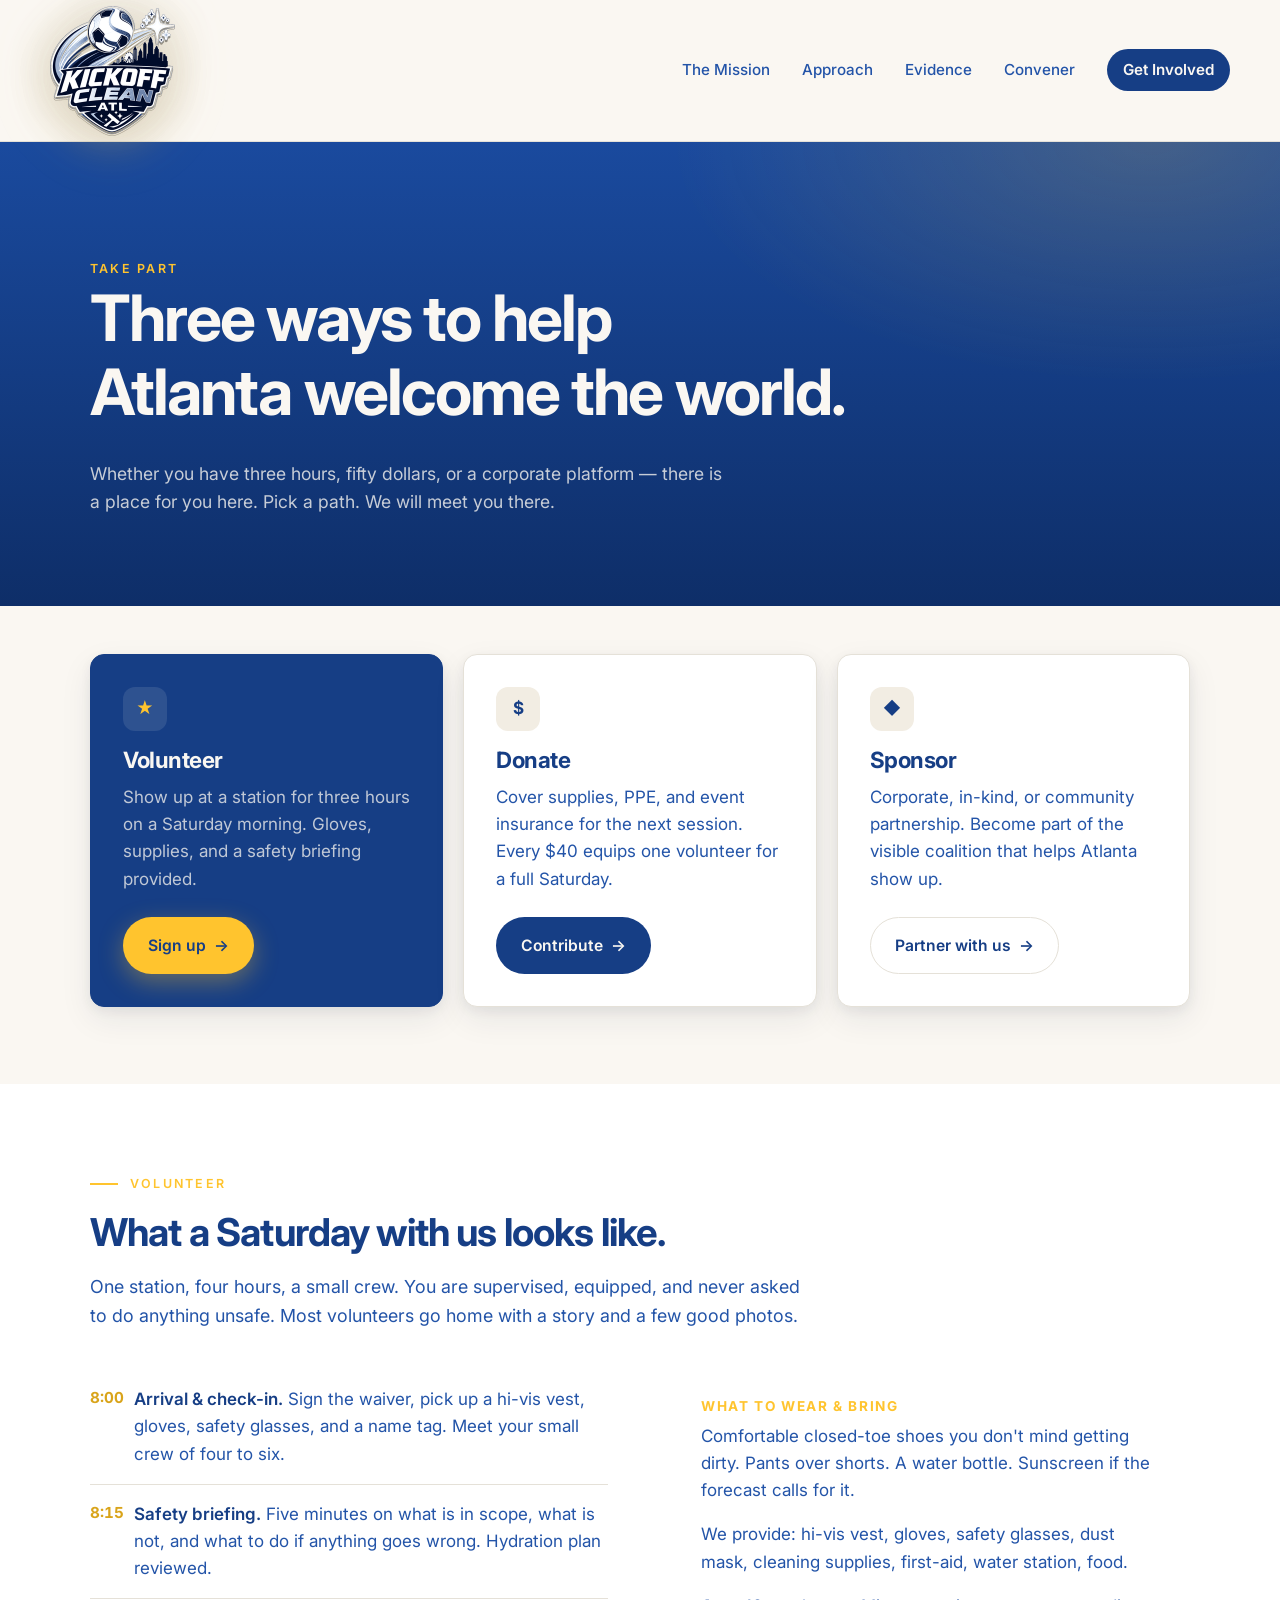
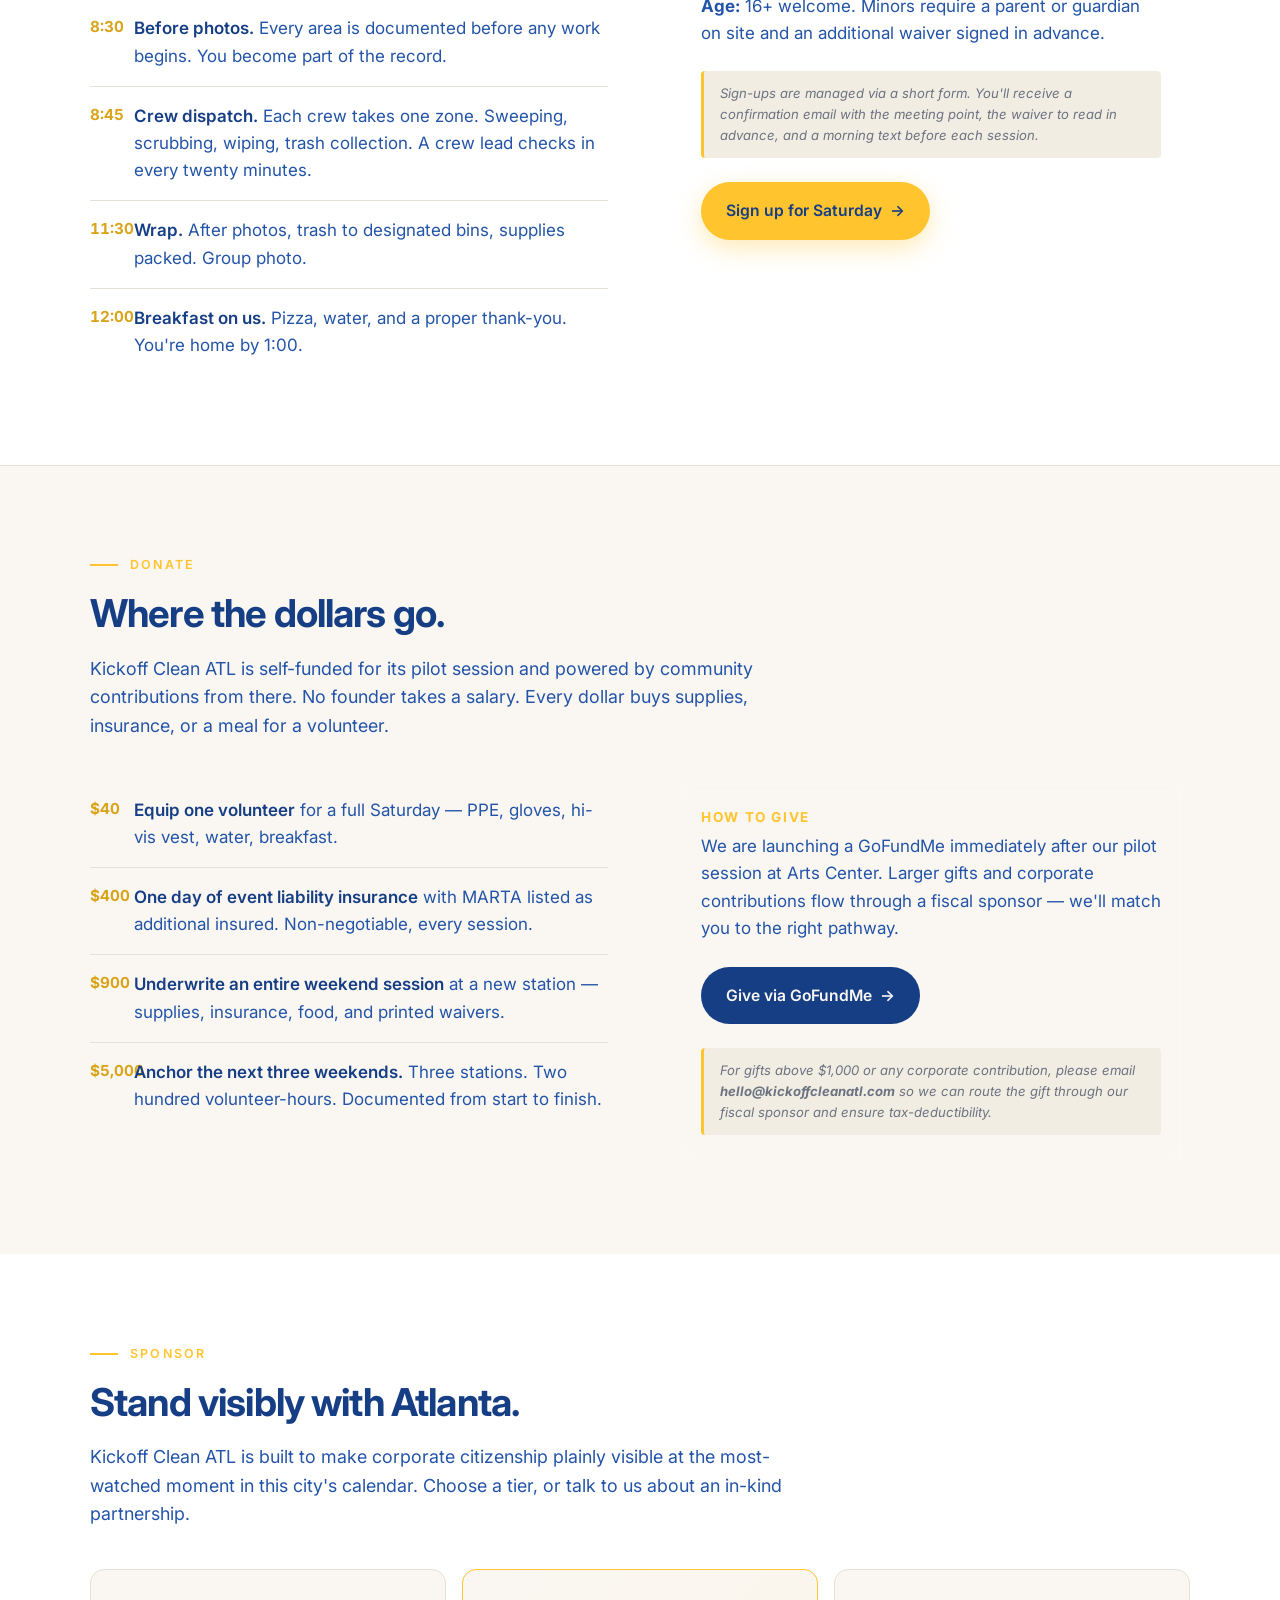
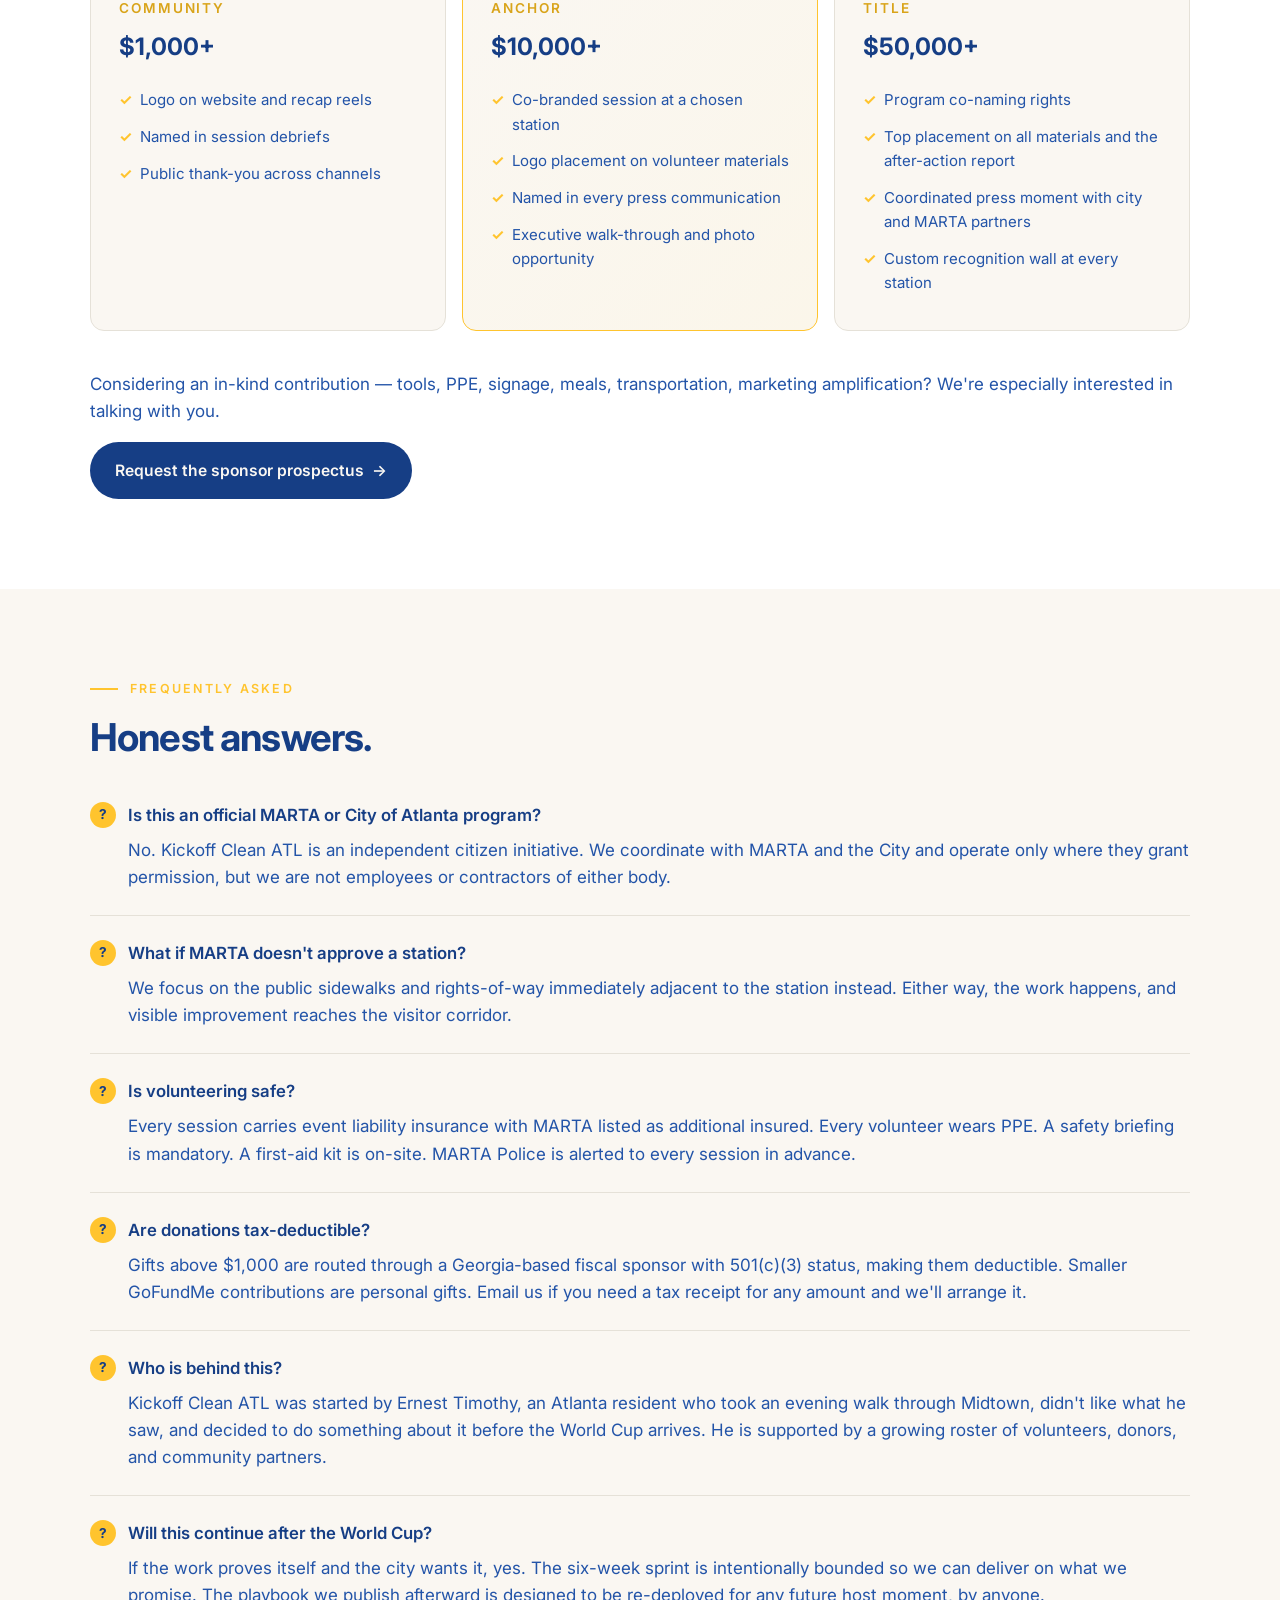
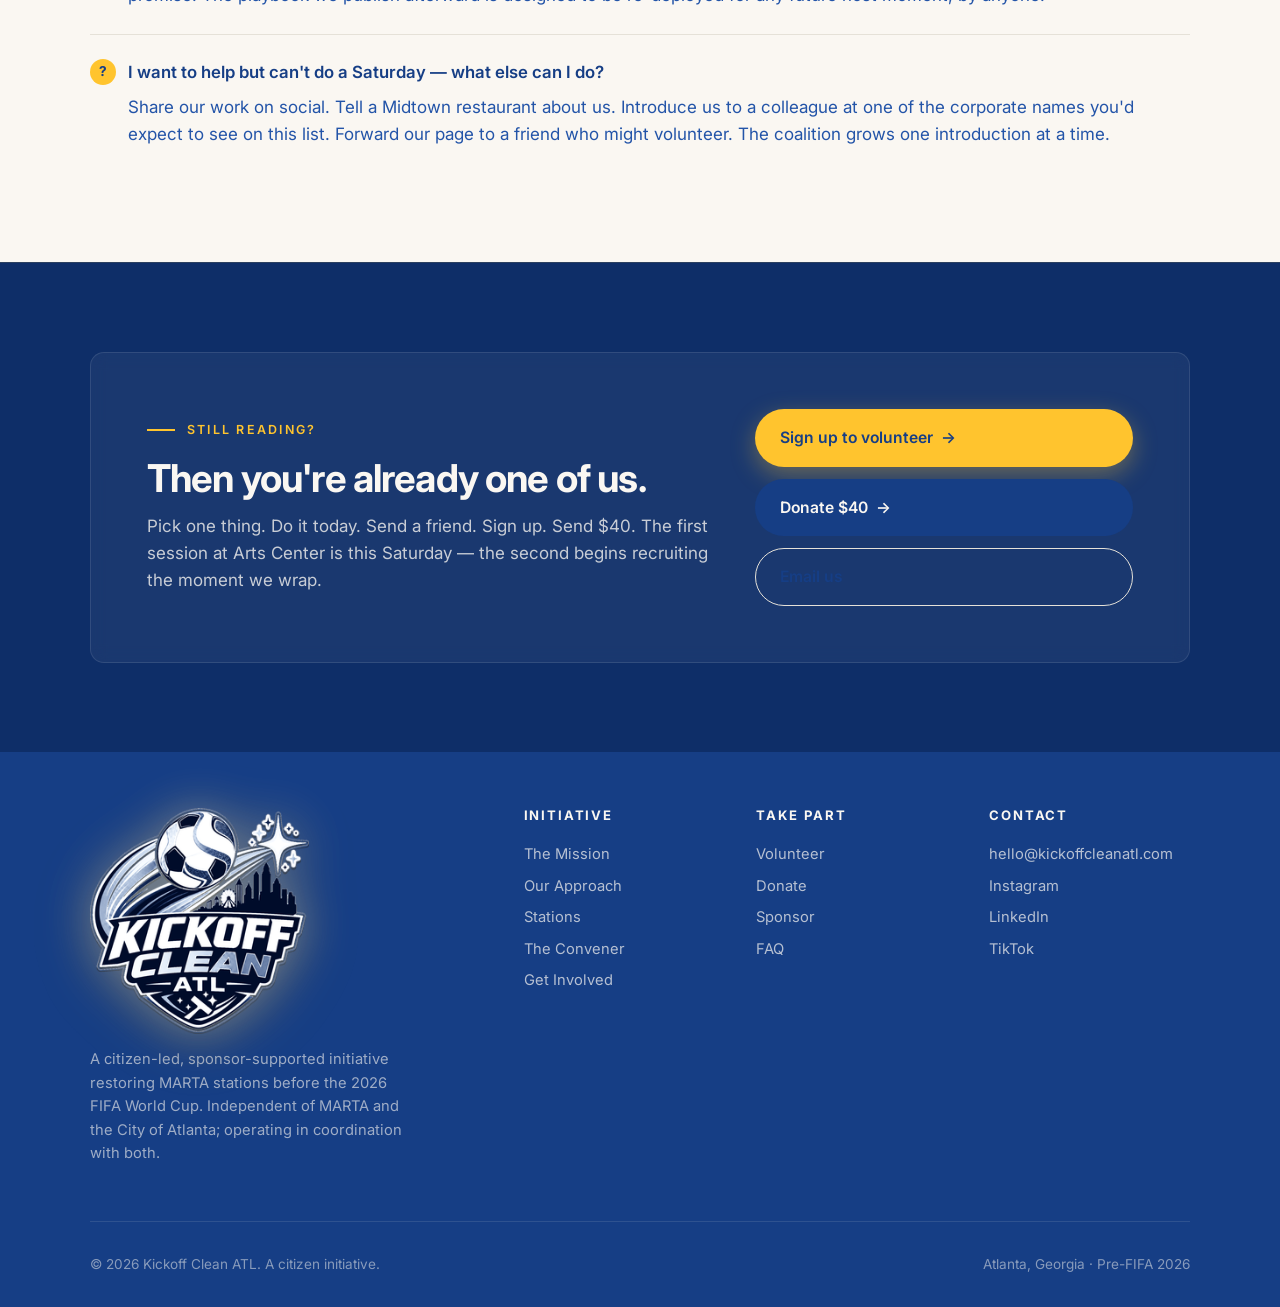
<file: get-involved.html>
<!DOCTYPE html>
<html lang="en">
<head>
  <meta charset="UTF-8" />
  <meta name="viewport" content="width=device-width, initial-scale=1.0" />
  <title>Get Involved — Kickoff Clean ATL</title>
  <meta name="description" content="Volunteer, donate, or sponsor the Kickoff Clean ATL initiative. Three hours on a Saturday morning helps Atlanta greet the world." />
  <meta name="theme-color" content="#1A4A9E" />

  <link rel="preconnect" href="https://fonts.googleapis.com" />
  <link rel="preconnect" href="https://fonts.gstatic.com" crossorigin />
  <link href="https://fonts.googleapis.com/css2?family=Inter:wght@400;500;600;700;800&display=swap" rel="stylesheet" />
  <link rel="stylesheet" href="styles.css?v=202606151902" />
  <link rel="icon" type="image/png" sizes="64x64" href="images/favicon.png" />
  <link rel="apple-touch-icon" href="images/logo-256.png" />
</head>
<body>

  <!-- SVG filter for liquid-glass buttons. Referenced via backdrop-filter: url(#liquid-glass) -->
  <svg aria-hidden="true" style="position: absolute; width: 0; height: 0; overflow: hidden;">
    <defs>
      <filter id="liquid-glass" x="0%" y="0%" width="100%" height="100%" color-interpolation-filters="sRGB">
        <feTurbulence type="fractalNoise" baseFrequency="0.05 0.05" numOctaves="1" seed="1" result="turbulence" />
        <feGaussianBlur in="turbulence" stdDeviation="2" result="blurredNoise" />
        <feDisplacementMap in="SourceGraphic" in2="blurredNoise" scale="70" xChannelSelector="R" yChannelSelector="B" result="displaced" />
        <feGaussianBlur in="displaced" stdDeviation="4" result="finalBlur" />
        <feComposite in="finalBlur" in2="finalBlur" operator="over" />
      </filter>
    </defs>
  </svg>

  <!-- ============ NAV ============ -->
  <nav class="nav">
    <div class="container nav-inner">
      <a href="index.html" class="brand" aria-label="Kickoff Clean ATL home">
        <img src="images/logo-256.png" alt="Kickoff Clean ATL" class="brand-logo" />
      </a>
      <div class="nav-links">
        <a href="index.html#mission">The Mission</a>
        <a href="index.html#approach">Approach</a>
        <a href="evidence.html">Evidence</a>
        <a href="convener.html">Convener</a>
        <a href="get-involved.html" class="nav-cta">Get Involved</a>
      </div>
    </div>
  </nav>

  <!-- ============ PAGE HERO ============ -->
  <header class="page-hero">
    <div class="container">
      <span class="eyebrow">Take Part</span>
      <h1>Three ways to help<br />Atlanta welcome the world.</h1>
      <p>Whether you have three hours, fifty dollars, or a corporate platform — there is a place for you here.
         Pick a path. We will meet you there.</p>
    </div>
  </header>

  <!-- ============ PATHS ============ -->
  <section style="padding-top: 0; padding-bottom: clamp(3rem, 6vw, 5rem);">
    <div class="container">
      <div class="paths">
        <a href="#volunteer" class="path-card featured">
          <div class="icon">★</div>
          <h3>Volunteer</h3>
          <p>Show up at a station for three hours on a Saturday morning. Gloves, supplies, and a safety briefing provided.</p>
          <span class="btn btn-primary btn-arrow" style="align-self: flex-start;">Sign up</span>
        </a>

        <a href="#donate" class="path-card">
          <div class="icon">$</div>
          <h3>Donate</h3>
          <p>Cover supplies, PPE, and event insurance for the next session. Every $40 equips one volunteer for a full Saturday.</p>
          <span class="btn btn-dark btn-arrow" style="align-self: flex-start;">Contribute</span>
        </a>

        <a href="#sponsor" class="path-card">
          <div class="icon">◆</div>
          <h3>Sponsor</h3>
          <p>Corporate, in-kind, or community partnership. Become part of the visible coalition that helps Atlanta show up.</p>
          <span class="btn btn-ghost btn-arrow" style="align-self: flex-start;">Partner with us</span>
        </a>
      </div>
    </div>
  </section>

  <!-- ============ VOLUNTEER DETAIL ============ -->
  <section class="detail" id="volunteer">
    <div class="container">
      <div class="section-eyebrow"><span class="eyebrow">Volunteer</span></div>
      <h2>What a Saturday with us looks like.</h2>
      <p class="section-lede">
        One station, four hours, a small crew. You are supervised, equipped, and never asked to do anything unsafe.
        Most volunteers go home with a story and a few good photos.
      </p>

      <div class="detail-grid">
        <ol class="detail-list">
          <li>
            <span class="dl-num">8:00</span>
            <div class="dl-content">
              <strong>Arrival & check-in.</strong> Sign the waiver, pick up a hi-vis vest, gloves,
              safety glasses, and a name tag. Meet your small crew of four to six.
            </div>
          </li>
          <li>
            <span class="dl-num">8:15</span>
            <div class="dl-content">
              <strong>Safety briefing.</strong> Five minutes on what is in scope, what is not,
              and what to do if anything goes wrong. Hydration plan reviewed.
            </div>
          </li>
          <li>
            <span class="dl-num">8:30</span>
            <div class="dl-content">
              <strong>Before photos.</strong> Every area is documented before any work begins.
              You become part of the record.
            </div>
          </li>
          <li>
            <span class="dl-num">8:45</span>
            <div class="dl-content">
              <strong>Crew dispatch.</strong> Each crew takes one zone. Sweeping, scrubbing,
              wiping, trash collection. A crew lead checks in every twenty minutes.
            </div>
          </li>
          <li>
            <span class="dl-num">11:30</span>
            <div class="dl-content">
              <strong>Wrap.</strong> After photos, trash to designated bins, supplies packed.
              Group photo.
            </div>
          </li>
          <li>
            <span class="dl-num">12:00</span>
            <div class="dl-content">
              <strong>Breakfast on us.</strong> Pizza, water, and a proper thank-you.
              You're home by 1:00.
            </div>
          </li>
        </ol>

        <aside class="moment-card">
          <h4>What to wear & bring</h4>
          <p style="color: var(--ink-soft);">
            Comfortable closed-toe shoes you don't mind getting dirty. Pants over shorts.
            A water bottle. Sunscreen if the forecast calls for it.
          </p>
          <p style="color: var(--ink-soft);">
            We provide: hi-vis vest, gloves, safety glasses, dust mask, cleaning supplies,
            first-aid, water station, food.
          </p>
          <p style="color: var(--ink-soft); margin-bottom: 0;">
            <strong>Age:</strong> 16+ welcome. Minors require a parent or guardian on site
            and an additional waiver signed in advance.
          </p>

          <div class="note">
            Sign-ups are managed via a short form. You'll receive a confirmation email
            with the meeting point, the waiver to read in advance, and a morning text before each session.
          </div>

          <a href="sign-up.html" class="btn btn-primary btn-arrow" style="margin-top: 1.5rem;">
            Sign up for Saturday
          </a>
        </aside>
      </div>
    </div>
  </section>

  <!-- ============ DONATE DETAIL ============ -->
  <section class="detail" id="donate">
    <div class="container">
      <div class="section-eyebrow"><span class="eyebrow">Donate</span></div>
      <h2>Where the dollars go.</h2>
      <p class="section-lede">
        Kickoff Clean ATL is self-funded for its pilot session and powered by community contributions from there.
        No founder takes a salary. Every dollar buys supplies, insurance, or a meal for a volunteer.
      </p>

      <div class="detail-grid">
        <div>
          <ol class="detail-list">
            <li>
              <span class="dl-num">$40</span>
              <div class="dl-content"><strong>Equip one volunteer</strong> for a full Saturday — PPE, gloves, hi-vis vest, water, breakfast.</div>
            </li>
            <li>
              <span class="dl-num">$400</span>
              <div class="dl-content"><strong>One day of event liability insurance</strong> with MARTA listed as additional insured. Non-negotiable, every session.</div>
            </li>
            <li>
              <span class="dl-num">$900</span>
              <div class="dl-content"><strong>Underwrite an entire weekend session</strong> at a new station — supplies, insurance, food, and printed waivers.</div>
            </li>
            <li>
              <span class="dl-num">$5,000</span>
              <div class="dl-content"><strong>Anchor the next three weekends.</strong> Three stations. Two hundred volunteer-hours. Documented from start to finish.</div>
            </li>
          </ol>
        </div>

        <aside class="moment-card">
          <h4>How to give</h4>
          <p style="color: var(--ink-soft);">
            We are launching a GoFundMe immediately after our pilot session at Arts Center.
            Larger gifts and corporate contributions flow through a fiscal sponsor — we'll match
            you to the right pathway.
          </p>
          <a href="#" class="btn btn-dark btn-arrow" style="margin-top: 0.5rem;">
            Give via GoFundMe
          </a>
          <!-- Replace href with your live GoFundMe URL once Session 1 is documented -->
          <div class="note">
            For gifts above $1,000 or any corporate contribution, please email
            <strong>hello@kickoffcleanatl.com</strong> so we can route the gift through our fiscal sponsor
            and ensure tax-deductibility.
          </div>
        </aside>
      </div>
    </div>
  </section>

  <!-- ============ SPONSOR TIERS ============ -->
  <section class="tiers" id="sponsor">
    <div class="container">
      <div class="section-eyebrow"><span class="eyebrow">Sponsor</span></div>
      <h2>Stand visibly with Atlanta.</h2>
      <p class="section-lede">
        Kickoff Clean ATL is built to make corporate citizenship plainly visible at the most-watched
        moment in this city's calendar. Choose a tier, or talk to us about an in-kind partnership.
      </p>

      <div class="tier-grid">
        <div class="tier">
          <div class="tier-name">Community</div>
          <div class="tier-band">$1,000+</div>
          <ul class="tier-list">
            <li>Logo on website and recap reels</li>
            <li>Named in session debriefs</li>
            <li>Public thank-you across channels</li>
          </ul>
        </div>
        <div class="tier" style="border-color: var(--gold); background: linear-gradient(135deg, var(--cream) 0%, #FBF6EA 100%);">
          <div class="tier-name">Anchor</div>
          <div class="tier-band">$10,000+</div>
          <ul class="tier-list">
            <li>Co-branded session at a chosen station</li>
            <li>Logo placement on volunteer materials</li>
            <li>Named in every press communication</li>
            <li>Executive walk-through and photo opportunity</li>
          </ul>
        </div>
        <div class="tier">
          <div class="tier-name">Title</div>
          <div class="tier-band">$50,000+</div>
          <ul class="tier-list">
            <li>Program co-naming rights</li>
            <li>Top placement on all materials and the after-action report</li>
            <li>Coordinated press moment with city and MARTA partners</li>
            <li>Custom recognition wall at every station</li>
          </ul>
        </div>
      </div>

      <p style="margin-top: 2.5rem; color: var(--ink-soft);">
        Considering an in-kind contribution — tools, PPE, signage, meals, transportation,
        marketing amplification? We're especially interested in talking with you.
      </p>
      <a href="mailto:hello@kickoffcleanatl.com?subject=Welcome%20Atlanta%20Sponsorship" class="btn btn-dark btn-arrow">
        Request the sponsor prospectus
      </a>
    </div>
  </section>

  <!-- ============ FAQ ============ -->
  <section class="faq" id="faq">
    <div class="container">
      <div class="section-eyebrow"><span class="eyebrow">Frequently Asked</span></div>
      <h2>Honest answers.</h2>

      <div class="faq-item">
        <div class="faq-q">Is this an official MARTA or City of Atlanta program?</div>
        <p class="faq-a">No. Kickoff Clean ATL is an independent citizen initiative. We coordinate with
           MARTA and the City and operate only where they grant permission, but we are not employees
           or contractors of either body.</p>
      </div>

      <div class="faq-item">
        <div class="faq-q">What if MARTA doesn't approve a station?</div>
        <p class="faq-a">We focus on the public sidewalks and rights-of-way immediately adjacent to the
           station instead. Either way, the work happens, and visible improvement reaches the visitor corridor.</p>
      </div>

      <div class="faq-item">
        <div class="faq-q">Is volunteering safe?</div>
        <p class="faq-a">Every session carries event liability insurance with MARTA listed as
           additional insured. Every volunteer wears PPE. A safety briefing is mandatory. A first-aid
           kit is on-site. MARTA Police is alerted to every session in advance.</p>
      </div>

      <div class="faq-item">
        <div class="faq-q">Are donations tax-deductible?</div>
        <p class="faq-a">Gifts above $1,000 are routed through a Georgia-based fiscal sponsor with
           501(c)(3) status, making them deductible. Smaller GoFundMe contributions are personal gifts.
           Email us if you need a tax receipt for any amount and we'll arrange it.</p>
      </div>

      <div class="faq-item">
        <div class="faq-q">Who is behind this?</div>
        <p class="faq-a">Kickoff Clean ATL was started by Ernest Timothy, an Atlanta resident who took an
           evening walk through Midtown, didn't like what he saw, and decided to do something about it
           before the World Cup arrives. He is supported by a growing roster of volunteers, donors,
           and community partners.</p>
      </div>

      <div class="faq-item">
        <div class="faq-q">Will this continue after the World Cup?</div>
        <p class="faq-a">If the work proves itself and the city wants it, yes. The six-week sprint
           is intentionally bounded so we can deliver on what we promise. The playbook we publish
           afterward is designed to be re-deployed for any future host moment, by anyone.</p>
      </div>

      <div class="faq-item">
        <div class="faq-q">I want to help but can't do a Saturday — what else can I do?</div>
        <p class="faq-a">Share our work on social. Tell a Midtown restaurant about us. Introduce us
           to a colleague at one of the corporate names you'd expect to see on this list. Forward our
           page to a friend who might volunteer. The coalition grows one introduction at a time.</p>
      </div>
    </div>
  </section>

  <!-- ============ CTA BAND ============ -->
  <section class="cta-band">
    <div class="container">
      <div class="cta-card">
        <div>
          <div class="section-eyebrow"><span class="eyebrow">Still Reading?</span></div>
          <h2>Then you're already one of us.</h2>
          <p>Pick one thing. Do it today. Send a friend. Sign up. Send $40. The first session at
             Arts Center is this Saturday — the second begins recruiting the moment we wrap.</p>
        </div>
        <div class="cta-actions">
          <a href="#volunteer" class="btn btn-primary btn-arrow">Sign up to volunteer</a>
          <a href="#donate" class="btn btn-dark btn-arrow">Donate $40</a>
          <a href="mailto:hello@kickoffcleanatl.com" class="btn btn-ghost">Email us</a>
        </div>
      </div>
    </div>
  </section>

  <!-- ============ FOOTER ============ -->
  <footer class="footer">
    <div class="container">
      <div class="footer-grid">
        <div class="footer-brand">
          <img src="images/logo-256.png" alt="Kickoff Clean ATL" class="brand-logo" />
          <p>A citizen-led, sponsor-supported initiative restoring MARTA stations before
             the 2026 FIFA World Cup. Independent of MARTA and the City of Atlanta;
             operating in coordination with both.</p>
        </div>
        <div>
          <h4>Initiative</h4>
          <a href="index.html#mission">The Mission</a>
          <a href="index.html#approach">Our Approach</a>
          <a href="index.html#stations">Stations</a>
          <a href="convener.html">The Convener</a>
          <a href="get-involved.html">Get Involved</a>
        </div>
        <div>
          <h4>Take Part</h4>
          <a href="#volunteer">Volunteer</a>
          <a href="#donate">Donate</a>
          <a href="#sponsor">Sponsor</a>
          <a href="#faq">FAQ</a>
        </div>
        <div>
          <h4>Contact</h4>
          <a href="mailto:hello@kickoffcleanatl.com">hello@kickoffcleanatl.com</a>
          <a href="https://www.instagram.com/kickoffcleanatl/" target="_blank" rel="noopener noreferrer" aria-label="Kickoff Clean ATL on Instagram">Instagram</a>
          <a href="#" aria-label="LinkedIn">LinkedIn</a>
          <a href="#" aria-label="TikTok">TikTok</a>
        </div>
      </div>
      <div class="footer-bot">
        <span>© 2026 Kickoff Clean ATL. A citizen initiative.</span>
        <span>Atlanta, Georgia · Pre-FIFA 2026</span>
      </div>
    </div>
  </footer>

  <script src="email-actions.js?v=202606151902" defer></script>
</body>
</html>
</file>
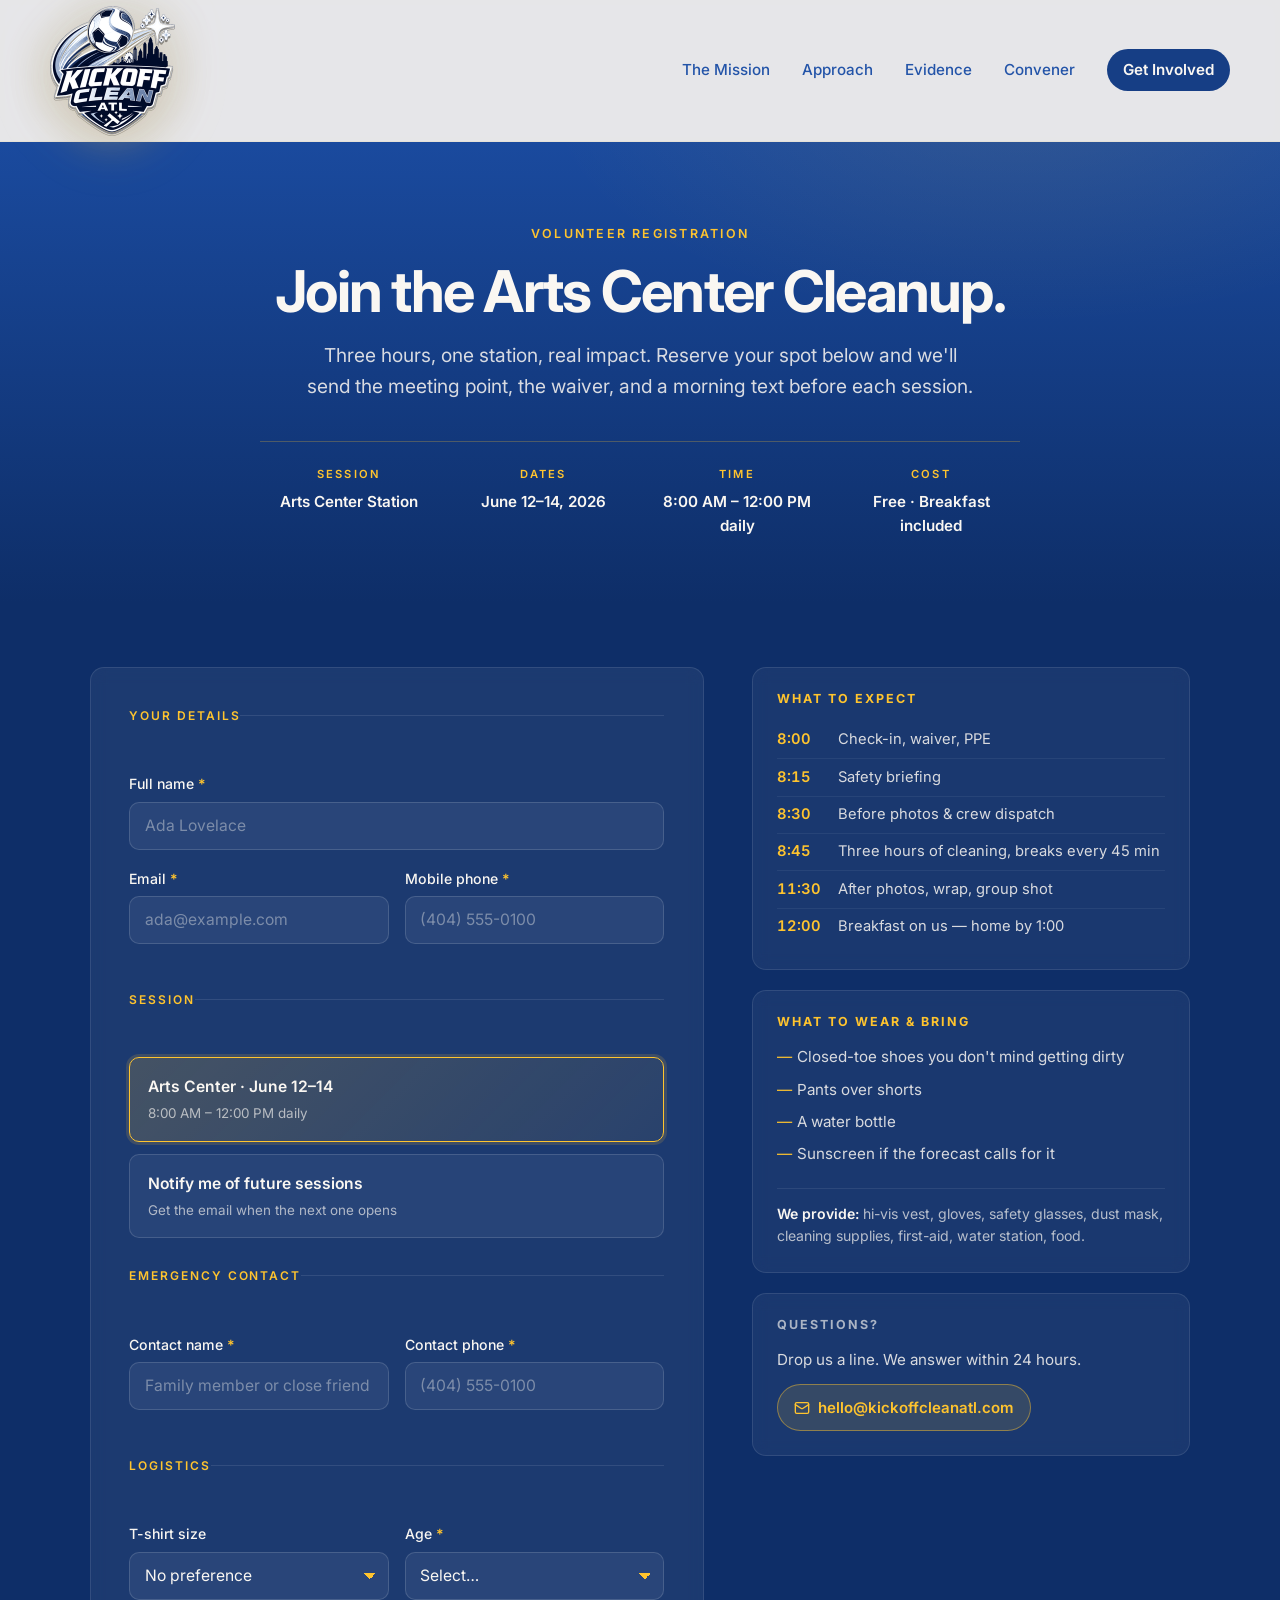
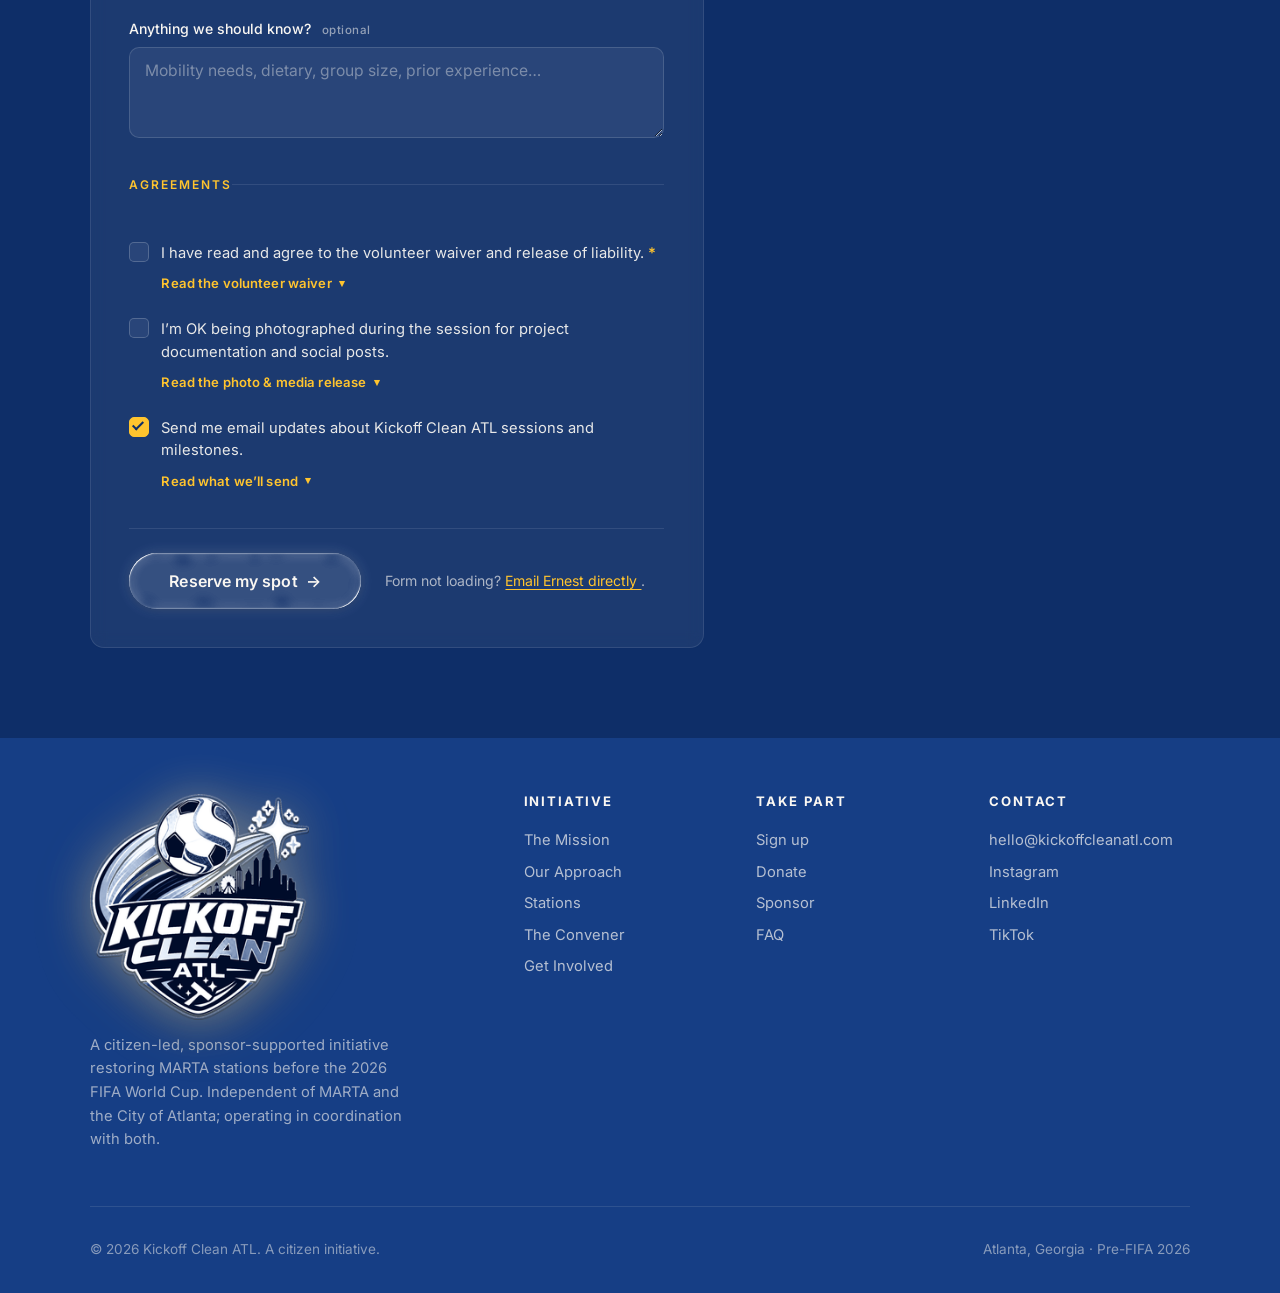
<file: sign-up.html>
<!DOCTYPE html>
<html lang="en">
<head>
  <meta charset="UTF-8" />
  <meta name="viewport" content="width=device-width, initial-scale=1.0" />
  <title>Sign Up for Saturday — Kickoff Clean ATL</title>
  <meta name="description" content="Volunteer registration for the Kickoff Clean ATL Saturday session at Arts Center Station." />
  <meta name="theme-color" content="#1A4A9E" />

  <link rel="preconnect" href="https://fonts.googleapis.com" />
  <link rel="preconnect" href="https://fonts.gstatic.com" crossorigin />
  <link href="https://fonts.googleapis.com/css2?family=Inter:wght@400;500;600;700;800&display=swap" rel="stylesheet" />
  <link rel="stylesheet" href="styles.css?v=202606151902" />
  <link rel="stylesheet" href="sign-up.css?v=202606151902" />
  <link rel="icon" type="image/png" sizes="64x64" href="images/favicon.png" />
  <link rel="apple-touch-icon" href="images/logo-256.png" />
</head>
<body>

  <!-- SVG filter for liquid-glass buttons -->
  <svg aria-hidden="true" style="position: absolute; width: 0; height: 0; overflow: hidden;">
    <defs>
      <filter id="liquid-glass" x="0%" y="0%" width="100%" height="100%" color-interpolation-filters="sRGB">
        <feTurbulence type="fractalNoise" baseFrequency="0.05 0.05" numOctaves="1" seed="1" result="turbulence" />
        <feGaussianBlur in="turbulence" stdDeviation="2" result="blurredNoise" />
        <feDisplacementMap in="SourceGraphic" in2="blurredNoise" scale="70" xChannelSelector="R" yChannelSelector="B" result="displaced" />
        <feGaussianBlur in="displaced" stdDeviation="4" result="finalBlur" />
        <feComposite in="finalBlur" in2="finalBlur" operator="over" />
      </filter>
    </defs>
  </svg>

  <!-- ============ NAV ============ -->
  <nav class="nav">
    <div class="container nav-inner">
      <a href="index.html" class="brand" aria-label="Kickoff Clean ATL home">
        <img src="images/logo-256.png" alt="Kickoff Clean ATL" class="brand-logo" />
      </a>
      <div class="nav-links">
        <a href="index.html#mission">The Mission</a>
        <a href="index.html#approach">Approach</a>
        <a href="evidence.html">Evidence</a>
        <a href="convener.html">Convener</a>
        <a href="get-involved.html" class="nav-cta">Get Involved</a>
      </div>
    </div>
  </nav>

  <!-- ============ PAGE HEADER ============ -->
  <header class="su-hero">
    <div class="container">
      <span class="eyebrow">Volunteer Registration</span>
      <h1>Join the Arts Center Cleanup.</h1>
      <p class="su-lede">
        Three hours, one station, real impact. Reserve your spot below and we'll send the meeting
        point, the waiver, and a morning text before each session.
      </p>
      <div class="su-meta">
        <div><span>Session</span><strong>Arts Center Station</strong></div>
        <div><span>Dates</span><strong>June 12–14, 2026</strong></div>
        <div><span>Time</span><strong>8:00 AM – 12:00 PM daily</strong></div>
        <div><span>Cost</span><strong>Free · Breakfast included</strong></div>
      </div>
    </div>
  </header>

  <!-- ============ FORM + SIDEBAR ============ -->
  <section class="su-section">
    <div class="container su-grid">

      <!-- LEFT — FORM -->
      <div class="su-form-wrap">
        <!--
          Form submits to a Google Form via the JavaScript handler at the bottom of this page.
          Responses land in the Form owned by kickoffcleanatl@gmail.com and can be linked
          to a Google Sheet from the form's Responses tab. To swap backends, change the
          FORM_E_ID and ENTRY map in the script below.
        -->
        <form class="su-form" novalidate>
          <input type="text" name="_gotcha" style="display:none" tabindex="-1" autocomplete="off" />

          <fieldset>
            <legend>Your details</legend>

            <div class="su-field">
              <label for="fullName">Full name <span class="req">*</span></label>
              <input type="text" id="fullName" name="fullName" required autocomplete="name" placeholder="Ada Lovelace" />
            </div>

            <div class="su-row">
              <div class="su-field">
                <label for="email">Email <span class="req">*</span></label>
                <input type="email" id="email" name="email" required autocomplete="email" placeholder="ada@example.com" />
              </div>
              <div class="su-field">
                <label for="phone">Mobile phone <span class="req">*</span></label>
                <input type="tel" id="phone" name="phone" required autocomplete="tel" placeholder="(404) 555-0100" />
              </div>
            </div>
          </fieldset>

          <fieldset>
            <legend>Session</legend>
            <div class="su-radio-group">
              <label class="su-radio">
                <input type="radio" name="session" value="arts-center-june-12-14-2026" checked />
                <span class="su-radio-card">
                  <strong>Arts Center · June 12–14</strong>
                  <small>8:00 AM – 12:00 PM daily</small>
                </span>
              </label>
              <label class="su-radio">
                <input type="radio" name="session" value="future-session" />
                <span class="su-radio-card">
                  <strong>Notify me of future sessions</strong>
                  <small>Get the email when the next one opens</small>
                </span>
              </label>
            </div>
          </fieldset>

          <fieldset>
            <legend>Emergency contact</legend>
            <div class="su-row">
              <div class="su-field">
                <label for="emergencyName">Contact name <span class="req">*</span></label>
                <input type="text" id="emergencyName" name="emergencyName" required placeholder="Family member or close friend" />
              </div>
              <div class="su-field">
                <label for="emergencyPhone">Contact phone <span class="req">*</span></label>
                <input type="tel" id="emergencyPhone" name="emergencyPhone" required placeholder="(404) 555-0100" />
              </div>
            </div>
          </fieldset>

          <fieldset>
            <legend>Logistics</legend>
            <div class="su-row">
              <div class="su-field">
                <label for="shirtSize">T-shirt size</label>
                <select id="shirtSize" name="shirtSize">
                  <option value="">No preference</option>
                  <option value="S">S</option>
                  <option value="M">M</option>
                  <option value="L">L</option>
                  <option value="XL">XL</option>
                  <option value="XXL">XXL</option>
                </select>
              </div>
              <div class="su-field">
                <label for="age">Age <span class="req">*</span></label>
                <select id="age" name="age" required>
                  <option value="">Select…</option>
                  <option value="16-17">16–17 (parent/guardian on site)</option>
                  <option value="18+">18+</option>
                </select>
              </div>
            </div>

            <div class="su-field">
              <label for="notes">Anything we should know? <span class="su-optional">optional</span></label>
              <textarea id="notes" name="notes" rows="3" placeholder="Mobility needs, dietary, group size, prior experience…"></textarea>
            </div>
          </fieldset>

          <fieldset>
            <legend>Agreements</legend>

            <!-- ===== Volunteer Waiver ===== -->
            <div class="su-agreement">
              <label class="su-check">
                <input type="checkbox" name="waiver" value="agreed" required />
                <span>I have read and agree to the volunteer waiver and release of liability. <span class="req">*</span></span>
              </label>
              <details class="su-policy">
                <summary>Read the volunteer waiver</summary>
                <div class="su-policy-body">
                  <h4>Volunteer Waiver &amp; Release of Liability</h4>
                  <p>I am signing up freely and voluntarily to participate in a Kickoff Clean ATL cleanup session (the &ldquo;Session&rdquo;) at a MARTA station or other Atlanta location.</p>

                  <h4>What I understand about the work</h4>
                  <p>The Session involves manual cleaning in and around a public transit station &mdash; sweeping, mopping, scrubbing, removing trash, cleaning surfaces, and other physical tasks &mdash; in a public space alongside other volunteers and members of the public.</p>

                  <h4>Risks I accept</h4>
                  <p>The work involves real risks, which may include but are not limited to: slips, trips, and falls; contact with sharp objects (needles, glass, metal); contact with bodily fluids or biohazardous material; exposure to dust, fumes, or cleaning agents; heat, cold, or weather exposure; muscle strain or other physical injury; and risks from proximity to MARTA trains, vehicles, or members of the public. I am physically able to do the work I&rsquo;m signing up for, and I will tell the on-site lead if I&rsquo;m not.</p>

                  <h4>My agreements on the day</h4>
                  <ul>
                    <li>I will follow all safety instructions, wear the provided PPE (gloves, vest, eye protection, mask), and stop work and notify the on-site lead if I feel unwell or unsafe.</li>
                    <li>I will not enter any restricted area without authorization from MARTA staff.</li>
                    <li>I will not bring or use any cleaning agent, equipment, or tool that hasn&rsquo;t been provided or approved by the on-site lead.</li>
                  </ul>

                  <h4>Release of liability</h4>
                  <p>In exchange for being allowed to participate, I release, waive, and discharge Kickoff Clean ATL, its founder Ernest Timothy, the Metropolitan Atlanta Rapid Transit Authority (MARTA), the City of Atlanta, and their respective officers, employees, volunteers, and agents (collectively, the &ldquo;Released Parties&rdquo;) from any and all claims, liabilities, demands, actions, or causes of action arising out of or related to any loss, damage, injury, or death sustained while participating in the Session &mdash; except where caused by the gross negligence or willful misconduct of a Released Party.</p>

                  <h4>Medical</h4>
                  <p>I authorize the on-site lead to seek emergency medical treatment on my behalf if I am injured and unable to consent. I am responsible for the cost of any medical treatment I receive. I will inform the on-site lead of any medical condition, allergy, or medication that could affect my safety during the Session.</p>

                  <h4>Volunteers age 16&ndash;17</h4>
                  <p>A parent or legal guardian must be physically present at the Session and must sign the on-site waiver before the volunteer can begin work.</p>

                  <h4>Governing law</h4>
                  <p>This waiver is governed by the laws of the State of Georgia. If any provision is found unenforceable, the remainder stays in force.</p>

                  <em class="policy-stamp">Kickoff Clean ATL &middot; Volunteer Waiver v1.0 &middot; effective May 2026</em>
                </div>
              </details>
            </div>

            <!-- ===== Photo &amp; Media Release ===== -->
            <div class="su-agreement">
              <label class="su-check">
                <input type="checkbox" name="photoRelease" value="agreed" />
                <span>I&rsquo;m OK being photographed during the session for project documentation and social posts.</span>
              </label>
              <details class="su-policy">
                <summary>Read the photo &amp; media release</summary>
                <div class="su-policy-body">
                  <h4>Photo &amp; Media Release</h4>
                  <p>By checking this box, I give Kickoff Clean ATL and Ernest Timothy permission to photograph, video-record, and audio-record me during the Session, and to use those recordings &mdash; without compensation to me &mdash; on the Kickoff Clean ATL website, social media accounts (Instagram, LinkedIn, TikTok, X, Facebook), in press materials, in sponsor and donor reports, and in other promotional materials for the project.</p>

                  <h4>What this covers</h4>
                  <ul>
                    <li>The grant is non-exclusive and worldwide.</li>
                    <li>My name, likeness, and image may be used. My contact details will never be published.</li>
                    <li>I can withdraw consent at any time by emailing <a href="mailto:hello@kickoffcleanatl.com?subject=Photo%20release%20withdrawal">hello@kickoffcleanatl.com</a>. New material featuring me will be retired within 14 days, and reasonable efforts will be made to retire existing material from active use.</li>
                    <li>This box is optional. If I don&rsquo;t check it, I can still volunteer &mdash; I&rsquo;ll be given a visible marker on the day so the photo team knows to keep me out of frame.</li>
                  </ul>

                  <em class="policy-stamp">Kickoff Clean ATL &middot; Photo Release v1.0 &middot; effective May 2026</em>
                </div>
              </details>
            </div>

            <!-- ===== Email Updates &amp; Privacy ===== -->
            <div class="su-agreement">
              <label class="su-check">
                <input type="checkbox" name="updates" value="yes" checked />
                <span>Send me email updates about Kickoff Clean ATL sessions and milestones.</span>
              </label>
              <details class="su-policy">
                <summary>Read what we&rsquo;ll send</summary>
                <div class="su-policy-body">
                  <h4>Email Updates &amp; Privacy</h4>
                  <p>By checking this box, I&rsquo;m asking Kickoff Clean ATL to send me occasional emails about:</p>
                  <ul>
                    <li>Future cleanup sessions and how to sign up</li>
                    <li>Project milestones (stations cleaned, volunteer counts, before/after results)</li>
                    <li>Sponsor recognition and the occasional ask</li>
                  </ul>

                  <h4>What we won&rsquo;t do</h4>
                  <ul>
                    <li>Sell, rent, share, or trade my email with anyone outside the Kickoff Clean ATL team.</li>
                    <li>Spam &mdash; typical cadence is one or two emails per month, slightly more in the week before a session.</li>
                  </ul>

                  <h4>Unsubscribing</h4>
                  <p>I can unsubscribe at any time by replying &ldquo;unsubscribe&rdquo; or by emailing <a href="mailto:hello@kickoffcleanatl.com?subject=Unsubscribe">hello@kickoffcleanatl.com</a>. Unchecking this box still lets me submit the form &mdash; I just won&rsquo;t get non-essential updates. Logistical emails about a session I&rsquo;ve signed up for will always be sent.</p>

                  <em class="policy-stamp">Kickoff Clean ATL &middot; Communications Policy v1.0 &middot; effective May 2026</em>
                </div>
              </details>
            </div>
          </fieldset>

          <div class="su-submit-row">
            <button type="submit" class="btn-liquid">
              <span>Reserve my spot</span>
              <span class="arrow" aria-hidden="true">→</span>
            </button>
            <p class="su-fallback">
              Form not loading?
              <a href="mailto:hello@kickoffcleanatl.com?subject=Saturday%20cleanup%20sign-up&body=Hi%20—%20I'd%20like%20to%20join%20the%20Arts%20Center%20cleanup%20on%20Saturday%20May%2023.%0A%0AName:%0AEmail:%0APhone:%0AEmergency%20contact%20(name%20%26%20phone):%0AT-shirt%20size:%0AAge%20bracket%20(16-17%20or%2018%2B):">
                Email Ernest directly
              </a>.
            </p>
          </div>
        </form>
      </div>

      <!-- RIGHT — INFO -->
      <aside class="su-aside">
        <div class="su-aside-card">
          <h3>What to expect</h3>
          <ol class="su-timeline">
            <li><strong>8:00</strong> <span>Check-in, waiver, PPE</span></li>
            <li><strong>8:15</strong> <span>Safety briefing</span></li>
            <li><strong>8:30</strong> <span>Before photos &amp; crew dispatch</span></li>
            <li><strong>8:45</strong> <span>Three hours of cleaning, breaks every 45 min</span></li>
            <li><strong>11:30</strong> <span>After photos, wrap, group shot</span></li>
            <li><strong>12:00</strong> <span>Breakfast on us — home by 1:00</span></li>
          </ol>
        </div>

        <div class="su-aside-card">
          <h3>What to wear &amp; bring</h3>
          <ul class="su-list">
            <li>Closed-toe shoes you don't mind getting dirty</li>
            <li>Pants over shorts</li>
            <li>A water bottle</li>
            <li>Sunscreen if the forecast calls for it</li>
          </ul>
          <p class="su-aside-foot">
            <strong>We provide:</strong> hi-vis vest, gloves, safety glasses, dust mask,
            cleaning supplies, first-aid, water station, food.
          </p>
        </div>

        <div class="su-aside-card su-aside-card--quiet">
          <h3>Questions?</h3>
          <p>Drop us a line. We answer within 24 hours.</p>
          <a
            class="su-email-link"
            href="mailto:hello@kickoffcleanatl.com?subject=Question%20about%20Saturday&body=Hi%20Kickoff%20Clean%20ATL%2C%0A%0AI%20have%20a%20question%20about%20the%20Saturday%20cleanup%3A%0A%0A"
          >
            <svg width="16" height="16" viewBox="0 0 24 24" fill="none" stroke="currentColor" stroke-width="2" stroke-linecap="round" stroke-linejoin="round" aria-hidden="true">
              <rect width="20" height="16" x="2" y="4" rx="2"></rect>
              <path d="m22 7-8.97 5.7a1.94 1.94 0 0 1-2.06 0L2 7"></path>
            </svg>
            <span>hello@kickoffcleanatl.com</span>
          </a>
        </div>
      </aside>
    </div>
  </section>

  <!-- ============ POST-SUBMIT MESSAGE (shown after a successful sign-up) ============ -->
  <section class="su-success" id="success" hidden>
    <div class="container">
      <span class="eyebrow">You're in</span>
      <h2>Thanks — we've got your details.</h2>
      <p>
        You'll get a confirmation email shortly with the meeting point, the volunteer waiver,
        and what to expect on the day. A short morning text goes out before each session.
        See you at Arts Center.
      </p>
      <p class="su-success-note">
        Didn't see a confirmation within 24 hours? Email us at
        <a href="mailto:hello@kickoffcleanatl.com?subject=Volunteer%20sign-up%20follow-up">hello@kickoffcleanatl.com</a>
        — we'll add you to the list manually.
      </p>

      <p class="su-success-ig-lede">Stay close. Session updates, before/after photos, the next station to drop &mdash; all on Instagram.</p>
      <a class="su-success-ig" href="https://www.instagram.com/kickoffcleanatl/" target="_blank" rel="noopener noreferrer" aria-label="Follow Kickoff Clean ATL on Instagram">
        <svg width="18" height="18" viewBox="0 0 24 24" fill="none" stroke="currentColor" stroke-width="2" stroke-linecap="round" stroke-linejoin="round" aria-hidden="true">
          <rect x="2" y="2" width="20" height="20" rx="5" ry="5"></rect>
          <path d="M16 11.37A4 4 0 1 1 12.63 8 4 4 0 0 1 16 11.37z"></path>
          <line x1="17.5" y1="6.5" x2="17.51" y2="6.5"></line>
        </svg>
        <span>Follow @kickoffcleanatl on Instagram</span>
      </a>
    </div>
  </section>

  <!-- ============ FOOTER ============ -->
  <footer class="footer">
    <div class="container">
      <div class="footer-grid">
        <div class="footer-brand">
          <img src="images/logo-256.png" alt="Kickoff Clean ATL" class="brand-logo" />
          <p>A citizen-led, sponsor-supported initiative restoring MARTA stations before
             the 2026 FIFA World Cup. Independent of MARTA and the City of Atlanta;
             operating in coordination with both.</p>
        </div>
        <div>
          <h4>Initiative</h4>
          <a href="index.html#mission">The Mission</a>
          <a href="index.html#approach">Our Approach</a>
          <a href="index.html#stations">Stations</a>
          <a href="convener.html">The Convener</a>
          <a href="get-involved.html">Get Involved</a>
        </div>
        <div>
          <h4>Take Part</h4>
          <a href="sign-up.html">Sign up</a>
          <a href="get-involved.html#donate">Donate</a>
          <a href="get-involved.html#sponsor">Sponsor</a>
          <a href="get-involved.html#faq">FAQ</a>
        </div>
        <div>
          <h4>Contact</h4>
          <a href="mailto:hello@kickoffcleanatl.com">hello@kickoffcleanatl.com</a>
          <a href="https://www.instagram.com/kickoffcleanatl/" target="_blank" rel="noopener noreferrer" aria-label="Kickoff Clean ATL on Instagram">Instagram</a>
          <a href="#" aria-label="LinkedIn">LinkedIn</a>
          <a href="#" aria-label="TikTok">TikTok</a>
        </div>
      </div>
      <div class="footer-bot">
        <span>© 2026 Kickoff Clean ATL. A citizen initiative.</span>
        <span>Atlanta, Georgia · Pre-FIFA 2026</span>
      </div>
    </div>
  </footer>

  <!--
    Form submission handler — posts to Google Forms backend.

    Backend setup notes:
      Submissions POST to the Google Form at the FORM_E_ID below.
      Each of our form fields is mapped to the matching `entry.NNNN` on that form.
      Responses land in the Form's Responses tab and the linked Google Sheet,
      which is owned by kickoffcleanatl@gmail.com.

    To swap backends later:
      Change FORM_E_ID and the ENTRY map below. Nothing else.
  -->
  <script>
    (function () {
      // Google Form configuration
      var FORM_E_ID = '1FAIpQLSfIRHY8CfYkEO7wZpFei10RtdpQP_MC8elKsZLsU5KT8cCrlg';
      var SUBMIT_URL = 'https://docs.google.com/forms/d/e/' + FORM_E_ID + '/formResponse';

      // Map of our form field names → Google Forms entry IDs
      // (Pulled from the live form's FB_PUBLIC_LOAD_DATA — the Apps Script
      // item.getId() values are item IDs, not the entry IDs needed for /formResponse.)
      var ENTRY = {
        fullName:       'entry.494621918',
        email:          'entry.263510615',
        phone:          'entry.242025160',
        session:        'entry.457303387',
        emergencyName:  'entry.112547942',
        emergencyPhone: 'entry.1953834226',
        shirtSize:      'entry.1798752147',
        age:            'entry.1590020685',
        notes:          'entry.1069453182',
        waiver:         'entry.838231251',
        photoRelease:   'entry.1557837554',
        updates:        'entry.981212142'
      };

      // ─────────────────────────────────────────────────────────────────────
      // ⚠️  IMPORTANT — KEEP IN SYNC WITH THE GOOGLE FORM
      // ─────────────────────────────────────────────────────────────────────
      // Every value below must match an EXACT choice on the Google Form.
      // If you change a session date here, you MUST also update the matching
      // option text in the form's Session question — open:
      //   https://docs.google.com/forms/d/1dfIlDpgtKtPaQUjsGo9v691yy75mzDhGbUMfkPuecac/edit
      // The middle character between "Center" and "May" is U+00B7 (·), NOT a
      // period or a bullet. If a submitted value doesn't match an accepted
      // choice, Google returns HTTP 400 and the submission is silently lost.
      // The Apps Script email notification is the primary signal that
      // submissions are actually flowing — no emails for 24h = check this.
      // ─────────────────────────────────────────────────────────────────────
      var SESSION_LABELS = {
        'arts-center-june-12-14-2026': 'Arts Center · June 12–14, 2026.  8am',
        'future-session':         'Notify me of future sessions'
      };
      var AGE_LABELS = {
        '16-17': '16–17 (parent/guardian on site)',
        '18+':   '18+'
      };
      var WAIVER_LABEL        = 'I have read and agree to the volunteer waiver';
      var PHOTO_RELEASE_LABEL = 'Photos and video of me at the session may be used to document the project';
      // Safety-net fallback: if Google Forms rejects, we also offer the
      // visitor a one-click backup email so the sign-up isn't lost.
      var BACKUP_EMAIL = 'hello@kickoffcleanatl.com';

      var form = document.querySelector('.su-form');
      if (!form) return;

      // Show success state if we got redirected back with ?success=1
      if (new URLSearchParams(window.location.search).get('success') === '1') {
        var s0 = document.getElementById('success');
        if (s0) { s0.hidden = false; s0.scrollIntoView({ behavior: 'smooth' }); }
        form.style.display = 'none';
        return;
      }

      form.addEventListener('submit', function (e) {
        e.preventDefault();
        if (!form.checkValidity()) { form.reportValidity(); return; }

        var fd = new FormData(form);
        var gfd = new FormData();
        var asObject = {};   // for diagnostic logging + mailto fallback

        function setField(key, value) {
          if (value === undefined || value === null || value === '') return;
          gfd.append(ENTRY[key], value);
          asObject[key] = value;
        }

        // Required fields
        setField('fullName',       fd.get('fullName'));
        setField('email',          fd.get('email'));
        setField('phone',          fd.get('phone'));
        setField('session',        SESSION_LABELS[fd.get('session')]);
        setField('emergencyName',  fd.get('emergencyName'));
        setField('emergencyPhone', fd.get('emergencyPhone'));
        setField('age',            AGE_LABELS[fd.get('age')]);
        // Optional fields
        setField('shirtSize',      fd.get('shirtSize'));
        setField('notes',          fd.get('notes'));
        // Checkbox-style
        if (fd.get('waiver'))       setField('waiver',       WAIVER_LABEL);
        if (fd.get('photoRelease')) setField('photoRelease', PHOTO_RELEASE_LABEL);
        setField('updates', fd.get('updates') ? 'Yes, keep me posted' : 'No thanks');

        // Diagnostic log — visible in browser DevTools if a sign-up ever seems lost
        console.log('[Kickoff Clean ATL] Submitting volunteer sign-up:', asObject);

        // Disable submit while sending
        var submitBtn = form.querySelector('[type="submit"]');
        if (submitBtn) {
          submitBtn.disabled = true;
          submitBtn.dataset.originalText = submitBtn.textContent;
          submitBtn.textContent = 'Submitting…';
        }

        // Fire-and-forget POST. mode:no-cors means we can't read the response
        // headers, but the request still reaches Google Forms. If Google
        // rejects (e.g. an option no longer matches), the submission is
        // silently dropped — that's why the Apps Script email notification is
        // the real signal that everything is flowing.
        fetch(SUBMIT_URL, {
          method: 'POST',
          mode: 'no-cors',
          body: gfd
        }).then(function () {
          showSuccess(asObject);
        }).catch(function (err) {
          console.warn('[Kickoff Clean ATL] fetch error (request may still have succeeded):', err);
          showSuccess(asObject);
        });
      });

      function showSuccess(submittedData) {
        var s = document.getElementById('success');
        if (s) {
          s.hidden = false;
          s.scrollIntoView({ behavior: 'smooth' });
        }
        form.style.display = 'none';

        // Stash the submitted payload on window for diagnostics if the visitor
        // ever has to debug a missing confirmation (volunteer can be asked to
        // open DevTools → Console → look for the [Kickoff Clean ATL] entry).
        if (submittedData) {
          try { window.__lastSignUp = submittedData; } catch (_) {}
        }
      }
    })();
  </script>

  <script src="email-actions.js?v=202606151902" defer></script>
</body>
</html>
</file>
<file: styles.css>
/* ---------- design tokens (City of Atlanta palette: royal blue + gold + red) ---------- */
:root {
  --ink:       #163E85;   /* royal blue — Atlanta flag */
  --ink-soft:  #2354A8;
  --ink-deep:  #0E2E68;   /* deeper royal for hero base */
  --cream:     #FAF7F2;
  --cream-2:   #F2EDE3;
  --paper:     #FFFFFF;
  --gold:      #FFC42E;   /* bright Atlanta flag gold */
  --gold-dark: #D9A41A;
  --red:       #D7301F;   /* Atlanta flag red */
  --red-dark:  #B02519;
  --muted:     #6B7280;
  --border:    #E5E1D8;
  --shadow-sm: 0 1px 2px rgba(20, 33, 61, 0.04), 0 2px 8px rgba(20, 33, 61, 0.04);
  --shadow-md: 0 4px 12px rgba(20, 33, 61, 0.06), 0 12px 32px rgba(20, 33, 61, 0.08);
  --radius:    14px;
  --radius-sm: 8px;
  --maxw:      1180px;
  --space:     clamp(1rem, 2vw, 1.5rem);
}

/* ---------- reset & base ---------- */
*, *::before, *::after { box-sizing: border-box; }
html { scroll-behavior: smooth; }
body {
  margin: 0;
  font-family: 'Inter', -apple-system, BlinkMacSystemFont, 'Segoe UI', Roboto, sans-serif;
  font-size: 17px;
  line-height: 1.6;
  color: var(--ink);
  background: var(--cream);
  -webkit-font-smoothing: antialiased;
  text-rendering: optimizeLegibility;
}
img { max-width: 100%; display: block; }
a { color: inherit; text-decoration: none; }
button { font-family: inherit; cursor: pointer; }

/* ---------- typography ---------- */
h1, h2, h3, h4 {
  font-family: 'Inter', sans-serif;
  font-weight: 700;
  letter-spacing: -0.022em;
  line-height: 1.15;
  margin: 0 0 0.5em;
  color: var(--ink);
}
h1 { font-size: clamp(2.4rem, 5.5vw, 4rem); letter-spacing: -0.03em; }
h2 { font-size: clamp(1.6rem, 3.2vw, 2.4rem); }
h3 { font-size: clamp(1.15rem, 1.8vw, 1.4rem); }
h4 { font-size: 1.05rem; }
p  { margin: 0 0 1em; }
.eyebrow {
  font-size: 0.78rem;
  font-weight: 600;
  letter-spacing: 0.18em;
  text-transform: uppercase;
  color: var(--gold);
}

/* ---------- layout ---------- */
.container {
  width: 100%;
  max-width: var(--maxw);
  margin: 0 auto;
  padding: 0 clamp(1.25rem, 4vw, 2.5rem);
}
section { padding: clamp(3.5rem, 7vw, 6rem) 0; }

/* ---------- nav ---------- */
.nav {
  position: sticky;
  top: 0;
  z-index: 50;
  background: rgba(250, 247, 242, 0.92);
  backdrop-filter: saturate(140%) blur(8px);
  -webkit-backdrop-filter: saturate(140%) blur(8px);
  border-bottom: 1px solid var(--border);
}
.nav-inner {
  display: flex;
  align-items: center;
  justify-content: space-between;
  padding: 1rem 0;
}
.brand {
  display: flex;
  align-items: center;
  gap: 0.65rem;
  font-weight: 700;
  font-size: 1.05rem;
  letter-spacing: -0.01em;
}
.brand-logo {
  width: auto;
  height: 84px;
  display: block;
  flex-shrink: 0;
  filter:
    drop-shadow(0 0 24px rgba(255, 255, 255, 0.30))
    drop-shadow(0 8px 26px rgba(255, 196, 46, 0.22))
    drop-shadow(0 2px 0 rgba(0, 0, 0, 0.50));
  transition: transform 0.2s ease, filter 0.2s ease;
}
.brand-logo:hover {
  transform: scale(1.05);
  filter:
    drop-shadow(0 0 32px rgba(255, 255, 255, 0.45))
    drop-shadow(0 10px 32px rgba(255, 196, 46, 0.35))
    drop-shadow(0 2px 0 rgba(0, 0, 0, 0.50));
}
.nav .brand-logo    { height: 128px; }
.footer .brand-logo { height: 224px; margin-bottom: 1rem; }

@media (max-width: 768px) {
  .nav .brand-logo    { height: 92px; }
  .footer .brand-logo { height: 160px; }
}
@media (max-width: 480px) {
  .nav .brand-logo    { height: 72px; }
  .footer .brand-logo { height: 124px; }
}

/* Nav grows to fit the larger logo */
.nav-inner { padding: 0.4rem 0; }

/* Legacy gold dot — kept for "Next session" pulse usage */
.brand-dot {
  width: 10px;
  height: 10px;
  border-radius: 50%;
  background: var(--gold);
  box-shadow: 0 0 0 4px rgba(255, 196, 46, 0.18);
}
.nav-links {
  display: flex;
  gap: clamp(1rem, 2.5vw, 2rem);
  align-items: center;
  font-size: 0.95rem;
  font-weight: 500;
}
.nav-links a { color: var(--ink-soft); transition: color 0.15s ease; }
.nav-links a:hover { color: var(--ink); }
.nav-cta {
  background: var(--ink);
  color: var(--cream) !important;
  padding: 0.55rem 1rem;
  border-radius: 999px;
  font-weight: 600;
  transition: background 0.15s ease, transform 0.15s ease;
}
.nav-cta:hover { background: var(--ink-soft); transform: translateY(-1px); }

@media (max-width: 640px) {
  .nav-links a:not(.nav-cta) { display: none; }
}

/* ---------- buttons ---------- */
.btn {
  display: inline-flex;
  align-items: center;
  gap: 0.5rem;
  padding: 0.95rem 1.5rem;
  border-radius: 999px;
  font-weight: 600;
  font-size: 0.98rem;
  border: 1px solid transparent;
  transition: transform 0.15s ease, background 0.15s ease, box-shadow 0.15s ease;
  cursor: pointer;
}
.btn-primary {
  background: var(--gold);
  color: var(--ink);
  box-shadow: 0 8px 24px rgba(255, 196, 46, 0.35);
}
.btn-primary:hover { background: var(--gold-dark); color: var(--cream); transform: translateY(-2px); }
.btn-secondary {
  background: transparent;
  color: var(--cream);
  border-color: rgba(250, 247, 242, 0.35);
}
.btn-secondary:hover { background: rgba(250, 247, 242, 0.08); border-color: rgba(250, 247, 242, 0.6); }
.btn-dark {
  background: var(--ink);
  color: var(--cream);
}
.btn-dark:hover { background: var(--ink-soft); transform: translateY(-2px); }
.btn-ghost {
  background: transparent;
  color: var(--ink);
  border-color: var(--border);
}
.btn-ghost:hover { background: var(--paper); border-color: var(--ink); }
.btn-arrow::after { content: "→"; transition: transform 0.15s ease; }
.btn:hover .btn-arrow::after, .btn-arrow:hover::after { transform: translateX(3px); }

/* ---------- liquid glass button ---------- */
.btn-liquid {
  position: relative;
  display: inline-flex;
  align-items: center;
  justify-content: center;
  gap: 0.55rem;
  padding: 1rem 2.5rem;
  height: 3.5rem;
  border-radius: 9999px;
  font-family: inherit;
  font-weight: 600;
  font-size: 1rem;
  letter-spacing: 0.005em;
  color: var(--cream);
  background: transparent;
  border: none;
  cursor: pointer;
  isolation: isolate;
  transition: transform 0.3s cubic-bezier(0.2, 0.8, 0.2, 1);
  white-space: nowrap;
}
.btn-liquid.is-accent { color: var(--gold); }
.btn-liquid > * {
  position: relative;
  z-index: 2;
}
.btn-liquid::before {
  content: "";
  position: absolute;
  inset: 0;
  border-radius: inherit;
  pointer-events: none;
  z-index: 1;
  box-shadow:
    0 0 8px rgba(0, 0, 0, 0.05),
    0 2px 6px rgba(0, 0, 0, 0.10),
    inset 3px 3px 0.5px -3.5px rgba(255, 255, 255, 0.90),
    inset -3px -3px 0.5px -3.5px rgba(255, 255, 255, 0.85),
    inset 1px 1px 1px -0.5px rgba(255, 255, 255, 0.60),
    inset -1px -1px 1px -0.5px rgba(255, 255, 255, 0.60),
    inset 0 0 6px 6px rgba(255, 255, 255, 0.10),
    inset 0 0 2px 2px rgba(255, 255, 255, 0.06),
    0 0 14px rgba(255, 255, 255, 0.18);
  transition: box-shadow 0.3s ease;
}
.btn-liquid::after {
  content: "";
  position: absolute;
  inset: 0;
  border-radius: inherit;
  pointer-events: none;
  z-index: 0;
  backdrop-filter: url("#liquid-glass");
  -webkit-backdrop-filter: url("#liquid-glass");
}
.btn-liquid:hover {
  transform: scale(1.04);
}
.btn-liquid:hover::before {
  box-shadow:
    0 0 12px rgba(0, 0, 0, 0.08),
    0 4px 12px rgba(0, 0, 0, 0.12),
    inset 3px 3px 0.5px -3.5px rgba(255, 255, 255, 1.00),
    inset -3px -3px 0.5px -3.5px rgba(255, 255, 255, 0.95),
    inset 1px 1px 1px -0.5px rgba(255, 255, 255, 0.70),
    inset -1px -1px 1px -0.5px rgba(255, 255, 255, 0.70),
    inset 0 0 8px 8px rgba(255, 255, 255, 0.14),
    inset 0 0 2px 2px rgba(255, 255, 255, 0.08),
    0 0 20px rgba(255, 196, 46, 0.25);
}
.btn-liquid:active {
  transform: scale(0.98);
}
.btn-liquid:focus-visible {
  outline: 3px solid var(--gold);
  outline-offset: 4px;
}
.btn-liquid .arrow {
  display: inline-block;
  transition: transform 0.2s ease;
}
.btn-liquid:hover .arrow {
  transform: translateX(3px);
}

/* ---------- hero — Atlanta royal blue with vector backdrop ---------- */
.hero {
  position: relative;
  background: linear-gradient(180deg, #1A4A9E 0%, #0E2E68 100%);
  color: var(--cream);
  overflow: hidden;
  padding: clamp(1.5rem, 3vw, 2.5rem) 0 clamp(3.5rem, 7vw, 5rem);
}
.hero::before { content: none; }
.hero-inner {
  position: relative;
  max-width: 880px;
  margin-left: auto;
  margin-right: auto;
  text-align: center;
  z-index: 3;
  display: flex;
  flex-direction: column;
  align-items: center;
}
.hero-inner .eyebrow,
.hero-inner h1,
.hero-inner p.lede,
.hero-inner .next-session { text-align: center; }
.hero-inner h1 { width: 100%; }
.hero-inner p.lede { max-width: 640px; }
.hero-actions {
  display: flex;
  justify-content: center;
  align-items: center;
  gap: 0.75rem;
  flex-wrap: wrap;
}

/* ---------- hero vector backdrop (SVG) ---------- */
.hero-vectors {
  position: absolute;
  inset: 0;
  overflow: hidden;
  pointer-events: none;
  z-index: 1;
}
.hero-vectors-svg {
  position: absolute;
  inset: 0;
  width: 100%;
  height: 100%;
  display: block;
  /* Slight scale-up so drift animation never reveals the SVG edge */
  transform: scale(1.06);
  transform-origin: center center;
}

/* Layer drift — slow, opposing directions for parallax depth */
.hv-contours { animation: hv-drift-slow 90s ease-in-out infinite alternate; }
.hv-routes   { animation: hv-drift-fast 70s ease-in-out infinite alternate; }
.hv-spot     { animation: hv-drift-spot 120s ease-in-out infinite alternate; }

@keyframes hv-drift-slow {
  0%   { transform: translate3d(0, 0, 0); }
  100% { transform: translate3d(28px, -10px, 0); }
}
@keyframes hv-drift-fast {
  0%   { transform: translate3d(0, 0, 0); }
  100% { transform: translate3d(-32px, 8px, 0); }
}
@keyframes hv-drift-spot {
  0%   { transform: translate3d(0, 0, 0); }
  100% { transform: translate3d(-40px, 20px, 0); }
}

/* Per-route drawing animation (very subtle dashed flow) */
.hv-route-1 {
  stroke-dasharray: 6 18;
  animation: hv-flow-fwd 14s linear infinite;
}
.hv-route-2 {
  stroke-dasharray: 5 16;
  animation: hv-flow-rev 18s linear infinite;
}
@keyframes hv-flow-fwd {
  to { stroke-dashoffset: -240; }
}
@keyframes hv-flow-rev {
  to { stroke-dashoffset: 240; }
}

/* Station node pulse — staggered, gentle */
.hv-node circle:first-child {
  transform-origin: center;
  transform-box: fill-box;
}
.hv-node-1 circle:first-child { animation: hv-node-pulse 5.5s ease-in-out infinite; }
.hv-node-2 circle:first-child { animation: hv-node-pulse 4.0s ease-in-out infinite 0.8s; }
.hv-node-3 circle:first-child { animation: hv-node-pulse 6.2s ease-in-out infinite 1.6s; }

@keyframes hv-node-pulse {
  0%, 100% { opacity: 0.7; transform: scale(0.92); }
  50%      { opacity: 1;   transform: scale(1.12); }
}

/* Reduced-motion respect */
@media (prefers-reduced-motion: reduce) {
  .hv-contours, .hv-routes, .hv-spot,
  .hv-route-1, .hv-route-2,
  .hv-node-1 circle:first-child, .hv-node-2 circle:first-child, .hv-node-3 circle:first-child {
    animation: none !important;
  }
}

/* Make sure carousel and content sit above the vectors */
.hero-carousel-wrap { z-index: 2; }

/* ---------- hero carousel (3D rotating station cards) ---------- */
.hero-carousel-wrap {
  position: relative;
  width: 100%;
  height: clamp(260px, 34vw, 420px);
  margin-top: clamp(-0.5rem, -1vw, -1rem);
  margin-bottom: clamp(1rem, 2.5vw, 2rem);
  perspective: 1400px;
  pointer-events: none;
}
.hero-carousel-wrap.is-interactive { pointer-events: auto; }

.carousel-stage {
  position: relative;
  width: 100%;
  height: 100%;
  transform-style: preserve-3d;
}

.carousel-card {
  position: absolute;
  top: 50%;
  left: 50%;
  width: 128px;
  height: 168px;
  margin-left: -64px;
  margin-top: -84px;
  border-radius: 18px;
  overflow: hidden;
  background: #0b162e;
  box-shadow:
    0 24px 60px rgba(0, 0, 0, 0.45),
    0 8px 20px rgba(0, 0, 0, 0.35),
    inset 0 0 0 1px rgba(250, 247, 242, 0.06);
  transform-style: preserve-3d;
  transition: filter 0.25s ease, box-shadow 0.25s ease;
  will-change: transform;
  cursor: pointer;
}
.carousel-card img {
  width: 100%;
  height: 100%;
  object-fit: cover;
  display: block;
}
.carousel-card::after {
  content: "";
  position: absolute;
  inset: 0;
  background: linear-gradient(180deg, rgba(0, 0, 0, 0) 45%, rgba(11, 22, 46, 0.7) 100%);
  pointer-events: none;
}
.carousel-card::before {
  content: "";
  position: absolute;
  inset: 0;
  background: linear-gradient(135deg, rgba(250, 247, 242, 0.18) 0%, transparent 40%);
  opacity: 0;
  transition: opacity 0.25s ease;
  pointer-events: none;
  z-index: 2;
}
.carousel-card:hover { filter: brightness(1.15); }
.carousel-card:hover::before { opacity: 1; }
.carousel-card:hover { box-shadow:
  0 30px 80px rgba(0, 0, 0, 0.55),
  0 10px 24px rgba(255, 196, 46, 0.25),
  inset 0 0 0 1px rgba(255, 196, 46, 0.4);
}

.carousel-label {
  position: absolute;
  left: 10px;
  bottom: 10px;
  font-size: 0.72rem;
  font-weight: 600;
  letter-spacing: 0.04em;
  color: var(--cream);
  text-shadow: 0 1px 4px rgba(0, 0, 0, 0.6);
  z-index: 3;
  pointer-events: none;
}

@media (min-width: 640px) {
  .carousel-card { width: 168px; height: 220px; margin-left: -84px; margin-top: -110px; border-radius: 22px; }
  .carousel-label { font-size: 0.82rem; left: 14px; bottom: 14px; }
}

/* Fallback for prefers-reduced-motion: distribute cards in a static fan */
@media (prefers-reduced-motion: reduce) {
  .carousel-card { transition: none; }
}
.hero h1 { color: var(--cream); margin-top: 0.75rem; }
.hero p.lede {
  font-size: clamp(1.05rem, 1.5vw, 1.25rem);
  color: rgba(250, 247, 242, 0.78);
  max-width: 640px;
  margin-bottom: 2.25rem;
  text-wrap: pretty;
  -webkit-text-wrap: pretty;
  text-align: center;
}
.hero-actions { display: flex; gap: 0.75rem; flex-wrap: wrap; margin-bottom: 2.5rem; }
.next-session {
  display: inline-flex;
  align-items: center;
  gap: 0.85rem;
  padding: 0.9rem 1.25rem;
  border-radius: var(--radius);
  background: rgba(250, 247, 242, 0.06);
  border: 1px solid rgba(250, 247, 242, 0.12);
  font-size: 0.95rem;
}
.next-session strong { color: var(--gold); font-weight: 600; }
.pulse {
  position: relative;
  width: 9px; height: 9px;
  border-radius: 50%;
  background: var(--gold);
}
.pulse::after {
  content: ""; position: absolute; inset: -4px; border-radius: 50%;
  border: 2px solid var(--gold);
  animation: pulse 1.8s ease-out infinite;
}
@keyframes pulse {
  0%   { transform: scale(0.6); opacity: 1; }
  100% { transform: scale(2);   opacity: 0; }
}

/* ---------- ticker / scroll cue ---------- */
.scroll-cue {
  position: absolute;
  left: 50%;
  bottom: 1.5rem;
  transform: translateX(-50%);
  color: rgba(250, 247, 242, 0.5);
  font-size: 0.75rem;
  letter-spacing: 0.18em;
  text-transform: uppercase;
}

/* ---------- sections ---------- */
.section-eyebrow {
  display: flex;
  align-items: center;
  gap: 0.75rem;
  margin-bottom: 1rem;
}
.section-eyebrow::before {
  content: "";
  width: 28px; height: 2px;
  background: var(--gold);
}
.section-lede {
  font-size: clamp(1.05rem, 1.4vw, 1.2rem);
  color: var(--ink-soft);
  max-width: 720px;
  margin-bottom: 2.5rem;
}

/* ---------- the mission (formerly .moment) — royal blue ---------- */
.moment {
  background: #1A4A9E;
  color: var(--cream);
  border-top: 1px solid rgba(255, 196, 46, 0.12);
  border-bottom: 1px solid rgba(255, 196, 46, 0.12);
}
.moment h2 { color: var(--cream); }
.moment-grid {
  display: grid;
  grid-template-columns: 1fr 1fr;
  gap: clamp(2rem, 5vw, 4rem);
  align-items: start;
}
.moment-text p { font-size: 1.05rem; color: rgba(250, 247, 242, 0.80); }
.moment-card {
  background: rgba(255, 255, 255, 0.05);
  border: 1px solid rgba(255, 255, 255, 0.10);
  border-radius: var(--radius);
  padding: 1.75rem;
  backdrop-filter: blur(8px);
  -webkit-backdrop-filter: blur(8px);
}
.moment-card h4 { color: var(--gold); font-size: 0.85rem; letter-spacing: 0.12em; text-transform: uppercase; margin-bottom: 0.5rem; }
.moment-card p { color: rgba(250, 247, 242, 0.80); }
.moment-card p:last-child { margin-bottom: 0; }
.moment-stats {
  display: grid;
  grid-template-columns: repeat(2, 1fr);
  gap: 0.5rem;
  margin-top: 1.25rem;
}
.stat {
  padding: 1rem;
  background: rgba(255, 255, 255, 0.06);
  border-radius: var(--radius-sm);
  border: 1px solid rgba(255, 255, 255, 0.08);
}
.stat-num { font-size: 1.8rem; font-weight: 700; color: var(--gold); display: block; line-height: 1; }
.stat-lbl { font-size: 0.82rem; color: rgba(250, 247, 242, 0.60); margin-top: 0.35rem; display: block; }

@media (max-width: 760px) {
  .moment-grid { grid-template-columns: 1fr; }
}

/* ---------- approach — royal blue (slightly deeper) ---------- */
.approach {
  background: #0E2E68;
  color: var(--cream);
  border-top: 1px solid rgba(255, 196, 46, 0.12);
}
.approach h2 { color: var(--cream); }
.approach .section-lede { color: rgba(250, 247, 242, 0.78); }
.cards {
  display: grid;
  grid-template-columns: repeat(3, 1fr);
  gap: 1.25rem;
}
.card {
  padding: 1.75rem;
  background: rgba(255, 255, 255, 0.05);
  border: 1px solid rgba(255, 255, 255, 0.10);
  border-radius: var(--radius);
  position: relative;
  transition: transform 0.2s ease, border-color 0.2s ease, background 0.2s ease;
  color: var(--cream);
}
.card:hover {
  transform: translateY(-3px);
  background: rgba(255, 255, 255, 0.08);
  border-color: rgba(255, 196, 46, 0.40);
}
.card-num {
  font-size: 0.85rem;
  font-weight: 600;
  color: var(--gold);
  letter-spacing: 0.16em;
  margin-bottom: 1rem;
  display: block;
}
.card h3 { margin-bottom: 0.6rem; color: var(--cream); }
.card p { color: rgba(250, 247, 242, 0.78); margin: 0; }

@media (max-width: 880px) { .cards { grid-template-columns: 1fr; } }

/* ---------- stations — royal blue ---------- */
.stations {
  background: #1A4A9E;
  color: var(--cream);
  border-top: 1px solid rgba(255, 196, 46, 0.12);
}
.stations h2 { color: var(--cream); }
.stations .section-lede { color: rgba(250, 247, 242, 0.78); }
.station-list {
  display: grid;
  grid-template-columns: repeat(auto-fill, minmax(220px, 1fr));
  gap: 0.75rem;
  margin-top: 2rem;
}
.station {
  background: rgba(255, 255, 255, 0.05);
  padding: 1.1rem 1.25rem;
  border-radius: var(--radius-sm);
  border: 1px solid rgba(255, 255, 255, 0.10);
  display: flex;
  align-items: center;
  gap: 0.85rem;
  transition: transform 0.15s ease, border-color 0.15s ease, background 0.15s ease;
  color: var(--cream);
}
.station:hover {
  border-color: var(--gold);
  background: rgba(255, 255, 255, 0.09);
  transform: translateY(-2px);
}
.station-dot {
  width: 11px; height: 11px; border-radius: 50%;
  background: var(--cream);
  flex-shrink: 0;
}
.station[data-line="red"] .station-dot,
.station[data-line="gold"] .station-dot { background: var(--gold); }
.station.pilot {
  border-color: rgba(255, 196, 46, 0.55);
  background: linear-gradient(135deg, rgba(255, 196, 46, 0.18) 0%, rgba(255, 196, 46, 0.06) 100%);
}
.station-name { font-weight: 600; font-size: 0.98rem; color: var(--cream); }
.station-meta { font-size: 0.78rem; color: rgba(250, 247, 242, 0.60); }
.station-tag {
  margin-left: auto;
  font-size: 0.7rem;
  font-weight: 600;
  color: var(--gold);
  letter-spacing: 0.1em;
  text-transform: uppercase;
}

/* ---------- evidence / "what we saw" — royal blue band with photo grid ---------- */
.evidence {
  background: #0E2E68;
  color: var(--cream);
  border-top: 1px solid rgba(255, 196, 46, 0.12);
}
.evidence h2 { color: var(--cream); }
.evidence .section-lede { color: rgba(250, 247, 242, 0.78); max-width: 760px; }

.evidence-grid {
  display: grid;
  grid-template-columns: repeat(3, 1fr);
  gap: 1.25rem;
  margin-top: 2.5rem;
}
@media (max-width: 1100px) { .evidence-grid { grid-template-columns: repeat(2, 1fr); } }
@media (max-width: 640px)  { .evidence-grid { grid-template-columns: 1fr; gap: 1rem; } }

.evidence-card {
  margin: 0;
  background: rgba(255, 255, 255, 0.04);
  border: 1px solid rgba(255, 196, 46, 0.18);
  border-radius: var(--radius);
  overflow: hidden;
  display: flex;
  flex-direction: column;
  transition: transform 0.2s ease, border-color 0.2s ease, box-shadow 0.2s ease;
}
.evidence-card:hover {
  transform: translateY(-3px);
  border-color: rgba(255, 196, 46, 0.55);
  box-shadow: 0 18px 40px rgba(0, 0, 0, 0.35);
}
.evidence-card img {
  width: 100%;
  height: 280px;
  object-fit: cover;
  display: block;
  background: #0b162e;
}
@media (max-width: 640px) { .evidence-card img { height: 260px; } }

.evidence-card figcaption {
  padding: 1rem 1.15rem 1.15rem;
  font-size: 0.92rem;
  line-height: 1.5;
  color: rgba(250, 247, 242, 0.82);
  border-top: 1px solid rgba(255, 196, 46, 0.12);
  flex: 1;
}

.evidence-foot {
  margin-top: 2.25rem;
  padding-top: 1.5rem;
  border-top: 1px solid rgba(255, 196, 46, 0.18);
  font-size: 1rem;
  color: rgba(250, 247, 242, 0.78);
  text-align: center;
  max-width: 720px;
  margin-left: auto;
  margin-right: auto;
}
.evidence-foot a {
  color: var(--gold);
  font-weight: 600;
  text-decoration: underline;
  text-underline-offset: 3px;
  margin-left: 0.35rem;
  white-space: nowrap;
}
.evidence-foot a:hover { color: #FFE082; }

/* ---------- impact / goals ---------- */
.goals { background: var(--ink); color: var(--cream); }
.goals h2 { color: var(--cream); }
.goals .section-eyebrow { color: var(--gold); }
.goals-grid {
  display: grid;
  grid-template-columns: repeat(4, 1fr);
  gap: 1.25rem;
  margin-top: 2.5rem;
}
.goal {
  padding: 1.75rem 1.5rem;
  background: rgba(250, 247, 242, 0.04);
  border: 1px solid rgba(250, 247, 242, 0.08);
  border-radius: var(--radius);
}
.goal-num {
  font-size: clamp(2rem, 4vw, 2.8rem);
  font-weight: 700;
  color: var(--gold);
  letter-spacing: -0.03em;
  line-height: 1;
}
.goal-lbl {
  font-size: 0.95rem;
  color: rgba(250, 247, 242, 0.75);
  margin-top: 0.6rem;
}

@media (max-width: 880px) { .goals-grid { grid-template-columns: repeat(2, 1fr); } }

/* ---------- cta band — royal blue ---------- */
.cta-band {
  background: #0E2E68;
  color: var(--cream);
  border-top: 1px solid rgba(255, 196, 46, 0.12);
}
.cta-card {
  background: rgba(255, 255, 255, 0.05);
  border: 1px solid rgba(255, 255, 255, 0.10);
  border-radius: var(--radius);
  padding: clamp(2rem, 5vw, 3.5rem);
  display: grid;
  grid-template-columns: 1.5fr 1fr;
  gap: 2.5rem;
  align-items: center;
  backdrop-filter: blur(8px);
  -webkit-backdrop-filter: blur(8px);
}
.cta-card h2 { margin-bottom: 0.75rem; color: var(--cream); }
.cta-card p { color: rgba(250, 247, 242, 0.78); margin-bottom: 0; }
.cta-actions {
  display: flex;
  flex-direction: column;
  gap: 0.75rem;
}
@media (max-width: 720px) {
  .cta-card { grid-template-columns: 1fr; }
}

/* ---------- footer ---------- */
.footer {
  background: var(--ink);
  color: rgba(250, 247, 242, 0.7);
  padding: 3.5rem 0 2rem;
  font-size: 0.92rem;
}
.footer-grid {
  display: grid;
  grid-template-columns: 2fr 1fr 1fr 1fr;
  gap: 2rem;
  margin-bottom: 2.5rem;
}
.footer h4 {
  color: var(--cream);
  font-size: 0.82rem;
  letter-spacing: 0.14em;
  text-transform: uppercase;
  margin-bottom: 1rem;
}
.footer a { color: rgba(250, 247, 242, 0.7); display: block; padding: 0.25rem 0; transition: color 0.15s ease; }
.footer a:hover { color: var(--gold); }
.footer-brand p { color: rgba(250, 247, 242, 0.6); max-width: 320px; font-size: 0.92rem; }
.footer-bot {
  padding-top: 2rem;
  border-top: 1px solid rgba(250, 247, 242, 0.1);
  display: flex;
  justify-content: space-between;
  flex-wrap: wrap;
  gap: 1rem;
  font-size: 0.85rem;
  color: rgba(250, 247, 242, 0.5);
}
@media (max-width: 760px) {
  .footer-grid { grid-template-columns: 1fr 1fr; }
}

/* ---------- secondary page (Get Involved) ---------- */
.page-hero {
  background:
    radial-gradient(800px 400px at 90% 0%, rgba(255, 196, 46, 0.18), transparent 60%),
    linear-gradient(180deg, #1A4A9E 0%, #0E2E68 100%);
  color: var(--cream);
  padding: clamp(5rem, 9vw, 7rem) 0 clamp(3rem, 6vw, 4.5rem);
}
.page-hero h1 { color: var(--cream); }
.page-hero p { color: rgba(250, 247, 242, 0.78); max-width: 640px; font-size: 1.1rem; }

.paths {
  display: grid;
  grid-template-columns: repeat(3, 1fr);
  gap: 1.25rem;
  margin-top: clamp(2rem, 4vw, 3rem);
  position: relative;
  z-index: 5;
}
.path-card {
  background: var(--paper);
  border-radius: var(--radius);
  padding: 2rem;
  border: 1px solid var(--border);
  box-shadow: var(--shadow-md);
  display: flex;
  flex-direction: column;
}
.path-card .icon {
  width: 44px; height: 44px;
  background: var(--cream-2);
  border-radius: 12px;
  display: flex; align-items: center; justify-content: center;
  margin-bottom: 1rem;
  font-weight: 700;
  color: var(--ink);
}
.path-card.featured { background: var(--ink); color: var(--cream); border-color: var(--ink); }
.path-card.featured h3 { color: var(--cream); }
.path-card.featured .icon { background: rgba(250, 247, 242, 0.1); color: var(--gold); }
.path-card.featured p { color: rgba(250, 247, 242, 0.75); }
.path-card p { color: var(--ink-soft); margin-bottom: 1.5rem; flex: 1; }

@media (max-width: 880px) {
  .paths { grid-template-columns: 1fr; margin-top: clamp(1.5rem, 4vw, 2.5rem); }
}

/* ---------- detail sections ---------- */
.detail { background: var(--paper); }
.detail + .detail { background: var(--cream); border-top: 1px solid var(--border); }
.detail-grid {
  display: grid;
  grid-template-columns: 1fr 1fr;
  gap: clamp(2rem, 5vw, 4rem);
  align-items: start;
}
.detail-list {
  list-style: none;
  padding: 0; margin: 0;
}
.detail-list li {
  padding: 1rem 0;
  border-bottom: 1px solid var(--border);
  display: flex;
  gap: 1rem;
  align-items: flex-start;
}
.detail-list li:last-child { border-bottom: none; }
.detail-list .dl-num {
  flex-shrink: 0;
  width: 28px;
  font-weight: 700;
  color: var(--gold-dark);
  font-size: 0.95rem;
  font-variant-numeric: tabular-nums;
}
.detail-list .dl-content strong { font-weight: 600; color: var(--ink); }
.detail-list .dl-content { color: var(--ink-soft); }
@media (max-width: 760px) {
  .detail-grid { grid-template-columns: 1fr; }
}

/* ---------- FAQ ---------- */
.faq { background: var(--cream); }
.faq-item {
  border-bottom: 1px solid var(--border);
  padding: 1.5rem 0;
}
.faq-item:last-child { border-bottom: none; }
.faq-q {
  font-weight: 600;
  font-size: 1.05rem;
  color: var(--ink);
  margin-bottom: 0.5rem;
  display: flex;
  align-items: flex-start;
  gap: 0.75rem;
}
.faq-q::before {
  content: "?";
  flex-shrink: 0;
  width: 26px; height: 26px;
  border-radius: 50%;
  background: var(--gold);
  color: var(--ink);
  font-weight: 700;
  font-size: 0.85rem;
  display: flex; align-items: center; justify-content: center;
}
.faq-a { color: var(--ink-soft); padding-left: 38px; margin: 0; }

/* ---------- sponsor tiers ---------- */
.tiers { background: var(--paper); }
.tier-grid {
  display: grid;
  grid-template-columns: repeat(3, 1fr);
  gap: 1rem;
  margin-top: 2.5rem;
}
.tier {
  padding: 1.75rem;
  border: 1px solid var(--border);
  border-radius: var(--radius);
  background: var(--cream);
  transition: border-color 0.15s ease, transform 0.15s ease;
}
.tier:hover { border-color: var(--gold); transform: translateY(-2px); }
.tier-name { font-size: 0.85rem; font-weight: 600; letter-spacing: 0.14em; text-transform: uppercase; color: var(--gold-dark); margin-bottom: 0.5rem; }
.tier-band { font-size: 1.5rem; font-weight: 700; color: var(--ink); margin-bottom: 1rem; }
.tier-list { list-style: none; padding: 0; margin: 0; }
.tier-list li {
  padding: 0.4rem 0;
  font-size: 0.94rem;
  color: var(--ink-soft);
  display: flex;
  gap: 0.5rem;
}
.tier-list li::before {
  content: "✓";
  color: var(--gold);
  font-weight: 700;
}
@media (max-width: 880px) { .tier-grid { grid-template-columns: 1fr; } }

/* ---------- inline note ---------- */
.note {
  font-size: 0.82rem;
  color: var(--muted);
  font-style: italic;
  padding: 0.75rem 1rem;
  background: var(--cream-2);
  border-left: 3px solid var(--gold);
  border-radius: 4px;
  margin-top: 1.5rem;
}

/* ---------- email action popover (email-actions.js) ---------- */
.ea-pop {
  position: absolute;
  z-index: 9999;
  min-width: 260px;
  padding: 6px;
  border-radius: 14px;
  background: #0E2E68;
  border: 1px solid rgba(255, 196, 46, 0.35);
  box-shadow:
    0 20px 50px rgba(0, 0, 0, 0.45),
    0 6px 18px rgba(0, 0, 0, 0.30);
  font-family: 'Inter', sans-serif;
  animation: ea-pop-in 0.16s ease-out;
}
@keyframes ea-pop-in {
  from { opacity: 0; transform: translateY(-4px); }
  to   { opacity: 1; transform: translateY(0); }
}
.ea-pop__item {
  display: flex;
  align-items: center;
  gap: 0.7rem;
  width: 100%;
  padding: 0.7rem 0.85rem;
  border: 0;
  border-radius: 10px;
  background: transparent;
  color: var(--cream);
  font-family: inherit;
  font-size: 0.94rem;
  font-weight: 500;
  text-align: left;
  text-decoration: none;
  cursor: pointer;
  transition: background 0.12s ease, color 0.12s ease;
}
.ea-pop__item svg { color: var(--gold); flex-shrink: 0; }
.ea-pop__item:hover,
.ea-pop__item:focus-visible {
  background: rgba(255, 196, 46, 0.14);
  color: var(--cream);
  outline: none;
}
.ea-pop__item:hover svg,
.ea-pop__item:focus-visible svg { color: #FFE082; }

.ea-toast {
  position: fixed;
  left: 50%;
  bottom: 28px;
  transform: translate(-50%, 8px);
  z-index: 10000;
  padding: 0.8rem 1.2rem;
  border-radius: 999px;
  background: #0E2E68;
  border: 1px solid rgba(255, 196, 46, 0.45);
  color: var(--cream);
  font-family: 'Inter', sans-serif;
  font-size: 0.92rem;
  font-weight: 500;
  box-shadow: 0 14px 32px rgba(0, 0, 0, 0.35);
  opacity: 0;
  transition: opacity 0.2s ease, transform 0.2s ease;
  pointer-events: none;
}
.ea-toast--show {
  opacity: 1;
  transform: translate(-50%, 0);
}

/* ---------- accessibility ---------- */
:focus-visible {
  outline: 3px solid var(--gold);
  outline-offset: 3px;
  border-radius: 4px;
}

@media (prefers-reduced-motion: reduce) {
  *, *::before, *::after { animation: none !important; transition: none !important; }
}

/* ---------- documentary modal (auto-opens 10s after landing) ---------- */
/* Modal sits BELOW the sticky nav so the logo + menu stay on display
   above the playing video. JS measures the nav height on open and sets
   --kca-nav-height on the document element; CSS reads it here. */
.doc-modal {
  position: fixed;
  top: var(--kca-nav-height, 100px);
  left: 0;
  right: 0;
  bottom: 0;
  z-index: 49;                /* below the nav (z-index 50) — defense in depth */
  display: flex;
  align-items: flex-start;    /* top-aligned so title + video sit at the top */
  justify-content: center;
  padding: clamp(0.15rem, 0.4vw, 0.4rem) clamp(1rem, 4vw, 2rem) clamp(1.5rem, 3vw, 2rem);
  background: rgba(14, 46, 104, 0.97);   /* --ink-deep #0E2E68 — same blue family as the site's section bands */
  backdrop-filter: blur(8px);
  -webkit-backdrop-filter: blur(8px);
  animation: doc-modal-fade 0.25s ease-out;
}
.doc-modal[hidden] { display: none; }
@keyframes doc-modal-fade {
  from { opacity: 0; }
  to   { opacity: 1; }
}

.doc-modal__inner {
  width: 100%;
  max-width: 960px;
  display: flex;
  flex-direction: column;
  align-items: center;
  gap: 0.3rem;             /* tight stack — eyebrow + title + lede read as one block */
  text-align: center;
}

.doc-modal__eyebrow {
  font-size: 0.74rem;
  letter-spacing: 0.18em;
  text-transform: uppercase;
  color: var(--gold);
  font-weight: 600;
}

.doc-modal__title {
  font-family: 'Inter', sans-serif;
  font-size: clamp(1.4rem, 3vw, 2rem);
  font-weight: 700;
  letter-spacing: -0.02em;
  color: var(--cream);
  margin: 0;
}

.doc-modal__lede {
  margin: 0;
  font-size: clamp(0.88rem, 1.1vw, 0.98rem);
  line-height: 1.4;
  color: rgba(250, 247, 242, 0.78);
  max-width: 56ch;
}

.doc-modal__frame {
  position: relative;
  width: 100%;
  aspect-ratio: 16 / 9;
  margin-top: 0.5rem;         /* small breath between text block and video, not a chasm */
  border-radius: 12px;
  overflow: hidden;
  background: #0b162e;
  box-shadow:
    0 30px 70px rgba(0, 0, 0, 0.55),
    0 0 0 1px rgba(255, 196, 46, 0.30);
}
.doc-modal__frame iframe {
  position: absolute;
  inset: 0;
  width: 100%;
  height: 100%;
  border: none;
}

.doc-modal__hint {
  margin: 0;
  font-size: 0.74rem;
  letter-spacing: 0.08em;
  text-transform: uppercase;
  color: rgba(250, 247, 242, 0.50);
  font-weight: 500;
}

.doc-modal__ig {
  display: inline-flex;
  align-items: center;
  gap: 0.55rem;
  margin-top: 0.35rem;
  padding: 0.55rem 1.1rem;
  background: rgba(255, 196, 46, 0.12);
  border: 1px solid rgba(255, 196, 46, 0.45);
  border-radius: 999px;
  color: var(--gold);
  text-decoration: none;
  font-weight: 600;
  font-size: 0.88rem;
  transition: background 0.15s ease, border-color 0.15s ease, transform 0.15s ease, color 0.15s ease;
}
.doc-modal__ig svg { color: var(--gold); flex-shrink: 0; }
.doc-modal__ig:hover,
.doc-modal__ig:focus-visible {
  background: rgba(255, 196, 46, 0.22);
  border-color: rgba(255, 196, 46, 0.75);
  color: #FFE082;
  transform: translateY(-1px);
  outline: none;
}
.doc-modal__ig:hover svg, .doc-modal__ig:focus-visible svg { color: #FFE082; }
.doc-modal__ig:active { transform: translateY(0); }

.doc-modal__close {
  position: fixed;
  top: calc(var(--kca-nav-height, 100px) + 16px);
  right: 20px;
  z-index: 50;
  width: 44px;
  height: 44px;
  border-radius: 50%;
  background: rgba(0, 0, 0, 0.45);
  color: var(--cream);
  border: 1px solid rgba(255, 196, 46, 0.35);
  cursor: pointer;
  font-family: inherit;
  font-size: 1.6rem;
  line-height: 1;
  transition: background 0.15s ease, border-color 0.15s ease, transform 0.15s ease, color 0.15s ease;
}
.doc-modal__close:hover,
.doc-modal__close:focus-visible {
  background: rgba(255, 196, 46, 0.18);
  border-color: var(--gold);
  color: #FFE082;
  outline: none;
  transform: scale(1.08);
}

@media (max-width: 640px) {
  .doc-modal__close { top: calc(var(--kca-nav-height, 90px) + 8px); right: 12px; width: 40px; height: 40px; font-size: 1.4rem; }
  .doc-modal__title { font-size: 1.25rem; }
  .doc-modal__lede  { font-size: 0.92rem; }
}
</file>
<file: convener.css>
/* ============ Convener page — editorial profile ============ */

.convener {
  background: var(--cream);
  color: var(--ink);
}

/* Hero */
.cv-hero {
  position: relative;
  background: linear-gradient(180deg, #1A4A9E 0%, #0E2E68 100%);
  color: var(--cream);
  padding: clamp(4rem, 8vw, 6rem) 0 clamp(3rem, 6vw, 5rem);
  overflow: hidden;
}
.cv-hero::before {
  content: "";
  position: absolute;
  inset: 0;
  background:
    radial-gradient(600px 380px at 90% 20%, rgba(255, 196, 46, 0.10), transparent 65%),
    radial-gradient(500px 320px at 10% 90%, rgba(255, 196, 46, 0.06), transparent 65%);
  pointer-events: none;
}

.cv-hero-grid {
  position: relative;
  display: grid;
  grid-template-columns: 1.05fr 0.95fr;
  gap: clamp(2rem, 5vw, 4rem);
  align-items: center;
}

.cv-overline {
  display: inline-block;
  font-size: 0.78rem;
  font-weight: 600;
  letter-spacing: 0.22em;
  text-transform: uppercase;
  color: var(--gold);
  margin-bottom: 1.25rem;
  border-top: 1px solid rgba(255, 196, 46, 0.45);
  padding-top: 0.85rem;
}

.cv-name {
  font-family: 'Crimson Pro', Georgia, serif;
  font-weight: 500;
  font-size: clamp(2.8rem, 6vw, 4.6rem);
  line-height: 1.04;
  letter-spacing: -0.015em;
  margin: 0 0 1.25rem;
  color: var(--cream);
}

.cv-tag {
  font-size: clamp(1.1rem, 1.6vw, 1.35rem);
  line-height: 1.5;
  color: rgba(250, 247, 242, 0.85);
  max-width: 30ch;
  margin: 0 0 2.5rem;
}
.cv-tag strong {
  color: var(--gold);
  font-weight: 600;
}

.cv-meta {
  display: grid;
  grid-template-columns: repeat(2, 1fr);
  gap: 1.1rem 2rem;
  padding-top: 1.5rem;
  border-top: 1px solid rgba(250, 247, 242, 0.15);
  max-width: 480px;
}
.cv-meta div {
  display: flex;
  flex-direction: column;
}
.cv-meta span {
  font-size: 0.68rem;
  letter-spacing: 0.18em;
  text-transform: uppercase;
  color: rgba(250, 247, 242, 0.55);
  margin-bottom: 0.3rem;
}
.cv-meta strong {
  font-size: 0.98rem;
  font-weight: 600;
  color: var(--cream);
  letter-spacing: -0.005em;
}

.cv-portrait {
  margin: 0;
  position: relative;
}
.cv-portrait img {
  width: 100%;
  height: clamp(420px, 56vw, 620px);
  object-fit: cover;
  object-position: center 28%;
  border-radius: 8px;
  box-shadow:
    0 30px 60px rgba(0, 0, 0, 0.35),
    0 8px 20px rgba(0, 0, 0, 0.25),
    0 0 0 1px rgba(255, 196, 46, 0.25);
}
.cv-portrait figcaption {
  margin-top: 1rem;
  font-family: 'Crimson Pro', Georgia, serif;
  font-style: italic;
  font-size: 0.95rem;
  color: rgba(250, 247, 242, 0.7);
  line-height: 1.5;
  text-align: right;
  max-width: 36ch;
  margin-left: auto;
}

@media (max-width: 900px) {
  .cv-hero-grid { grid-template-columns: 1fr; }
  .cv-portrait figcaption { text-align: left; margin-left: 0; }
  .cv-portrait img { height: clamp(360px, 80vw, 540px); object-position: center 18%; }
}

/* Editorial body */
.cv-section {
  padding: clamp(3rem, 6vw, 5.5rem) 0;
}
.cv-section--narrow .container { max-width: 760px; }
.cv-section--two-col .container { max-width: 1100px; }

.cv-section + .cv-section:not(.cv-pullquote-section):not(.cv-stakes):not(.cv-cta-band):not(.cv-ask) {
  padding-top: 0;
}

.cv-h2 {
  font-family: 'Crimson Pro', Georgia, serif;
  font-weight: 500;
  font-size: clamp(1.8rem, 3vw, 2.3rem);
  line-height: 1.15;
  letter-spacing: -0.015em;
  margin: 0 0 1.5rem;
  color: var(--ink);
}
.cv-h2--light { color: var(--cream); }

.cv-lede {
  font-family: 'Crimson Pro', Georgia, serif;
  font-size: clamp(1.2rem, 1.8vw, 1.55rem);
  line-height: 1.55;
  color: var(--ink);
  margin: 0 0 1.5rem;
  text-align: justify;
  text-justify: inter-word;
  hyphens: auto;
  -webkit-hyphens: auto;
  hanging-punctuation: first;
}

.cv-section p {
  font-size: clamp(1.02rem, 1.15vw, 1.1rem);
  line-height: 1.75;
  color: var(--ink-soft);
  margin: 0 0 1.15rem;
  text-align: justify;
  text-justify: inter-word;
  hyphens: auto;
  -webkit-hyphens: auto;
  hanging-punctuation: first;
}
.cv-section p:last-child { margin-bottom: 0; }
.cv-section p strong { color: var(--ink); font-weight: 600; }
.cv-section p em { font-style: italic; color: var(--ink); }

/* Pullquote stays centered, not justified */
.cv-pullquote p { text-align: center; hyphens: manual; }

/* On narrow screens, switch to left-aligned for better readability */
@media (max-width: 600px) {
  .cv-section p,
  .cv-lede {
    text-align: left;
    hyphens: manual;
  }
}

/* Pullquote */
.cv-pullquote-section {
  background: var(--cream-2);
  border-top: 1px solid var(--border);
  border-bottom: 1px solid var(--border);
  padding: clamp(3.5rem, 6vw, 5rem) 0;
}
.cv-pullquote {
  margin: 0 auto;
  max-width: 880px;
  text-align: center;
}
.cv-pullquote p {
  font-family: 'Crimson Pro', Georgia, serif;
  font-weight: 700;
  font-style: italic;
  font-size: clamp(1.8rem, 3.6vw, 2.8rem);
  line-height: 1.25;
  letter-spacing: -0.01em;
  color: var(--ink);
  margin: 0 auto 1.5rem;
  max-width: 800px;
  text-align: center;
  position: relative;
}
.cv-pullquote p::before {
  content: """;
  font-family: 'Crimson Pro', Georgia, serif;
  font-size: 4em;
  font-style: normal;
  color: var(--gold);
  position: absolute;
  top: -0.55em;
  left: -0.65em;
  line-height: 1;
  opacity: 0.4;
}
.cv-pullquote cite {
  font-style: normal;
  font-size: 0.85rem;
  letter-spacing: 0.16em;
  text-transform: uppercase;
  color: var(--gold-dark);
  font-weight: 600;
}

/* Method cards */
.cv-method-grid {
  display: grid;
  grid-template-columns: repeat(2, 1fr);
  gap: 1.25rem;
  margin-top: 2rem;
}
.cv-method-card {
  background: var(--paper);
  border: 1px solid var(--border);
  border-radius: var(--radius);
  padding: 1.75rem;
  position: relative;
  transition: transform 0.2s ease, border-color 0.2s ease, box-shadow 0.2s ease;
}
.cv-method-card:hover {
  transform: translateY(-3px);
  border-color: var(--gold);
  box-shadow: var(--shadow-md);
}
.cv-method-num {
  display: block;
  font-family: 'Crimson Pro', Georgia, serif;
  font-style: italic;
  font-size: 1rem;
  color: var(--gold-dark);
  margin-bottom: 0.75rem;
  letter-spacing: 0.02em;
}
.cv-method-card h3 {
  font-family: 'Inter', sans-serif;
  font-size: 1.15rem;
  font-weight: 700;
  margin: 0 0 0.6rem;
  color: var(--ink);
}
.cv-method-card p {
  font-size: 0.98rem;
  color: var(--ink-soft);
  line-height: 1.6;
  margin: 0;
}
@media (max-width: 720px) {
  .cv-method-grid { grid-template-columns: 1fr; }
}

/* Stakes */
.cv-stakes {
  background: var(--paper);
  border-top: 1px solid var(--border);
}

/* Ask */
.cv-ask {
  background: var(--cream);
  border-top: 1px solid var(--border);
}
.cv-ask-grid {
  display: grid;
  grid-template-columns: 1fr 1fr;
  gap: clamp(1.5rem, 4vw, 3rem);
  margin-top: 2rem;
}
.cv-ask-grid h4 {
  font-size: 0.78rem;
  letter-spacing: 0.18em;
  text-transform: uppercase;
  color: var(--gold-dark);
  margin: 0 0 1rem;
}
.cv-ask-grid ul {
  margin: 0;
  padding: 0;
  list-style: none;
}
.cv-ask-grid li {
  padding: 0.55rem 0;
  border-bottom: 1px solid var(--border);
  font-size: 1rem;
  color: var(--ink-soft);
  display: flex;
  gap: 0.6rem;
}
.cv-ask-grid li::before {
  content: "—";
  color: var(--gold);
  font-weight: 700;
  flex-shrink: 0;
}
.cv-ask-grid li:last-child { border-bottom: none; }
@media (max-width: 720px) {
  .cv-ask-grid { grid-template-columns: 1fr; }
}

/* CTA band */
.cv-cta-band {
  background: linear-gradient(180deg, #1A4A9E 0%, #0E2E68 100%);
  color: var(--cream);
  padding: clamp(4rem, 7vw, 6rem) 0;
  position: relative;
  overflow: hidden;
}
.cv-cta-band::before {
  content: "";
  position: absolute; inset: 0;
  background:
    radial-gradient(700px 380px at 50% -10%, rgba(255, 196, 46, 0.10), transparent 60%);
  pointer-events: none;
}
.cv-cta-inner {
  position: relative;
  text-align: center;
  max-width: 820px;
  margin: 0 auto;
}
.cv-cta-inner p {
  font-size: clamp(1.05rem, 1.3vw, 1.15rem);
  line-height: 1.6;
  color: rgba(250, 247, 242, 0.85);
  margin: 0 auto 2.5rem;
  max-width: 64ch;
}
.cv-cta-actions {
  display: flex;
  flex-wrap: wrap;
  justify-content: center;
  gap: 1rem;
}
</file>
<file: sign-up.css>
/* ============ Sign-up page ============ */

body { background: #0E2E68; }

/* ---------- page hero ---------- */
.su-hero {
  background: linear-gradient(180deg, #1A4A9E 0%, #0E2E68 100%);
  color: var(--cream);
  padding: clamp(3rem, 6vw, 5rem) 0 clamp(3rem, 5vw, 4rem);
  position: relative;
  overflow: hidden;
}
.su-hero::before {
  content: "";
  position: absolute; inset: 0;
  background: radial-gradient(800px 380px at 80% -10%, rgba(255, 196, 46, 0.10), transparent 60%);
  pointer-events: none;
}
.su-hero .container {
  position: relative;
  max-width: 880px;
  text-align: center;
}
.su-hero h1 {
  color: var(--cream);
  font-size: clamp(2.4rem, 5vw, 3.6rem);
  margin: 0.75rem 0 1rem;
  letter-spacing: -0.03em;
}
.su-lede {
  font-size: clamp(1.05rem, 1.5vw, 1.2rem);
  color: rgba(250, 247, 242, 0.85);
  max-width: 56ch;
  margin: 0 auto 2.5rem;
}

.su-meta {
  display: grid;
  grid-template-columns: repeat(4, 1fr);
  gap: 1rem;
  max-width: 760px;
  margin: 0 auto;
  padding-top: 1.5rem;
  border-top: 1px solid rgba(255, 196, 46, 0.25);
}
.su-meta div {
  display: flex; flex-direction: column; gap: 0.35rem;
  text-align: center;
}
.su-meta span {
  font-size: 0.7rem;
  letter-spacing: 0.18em;
  text-transform: uppercase;
  color: var(--gold);
  font-weight: 600;
}
.su-meta strong {
  font-size: 0.95rem;
  color: var(--cream);
  font-weight: 600;
}
@media (max-width: 700px) {
  .su-meta { grid-template-columns: repeat(2, 1fr); }
}

/* ---------- form + sidebar grid ---------- */
.su-section {
  background: #0E2E68;
  color: var(--cream);
  padding: clamp(3rem, 5vw, 4.5rem) 0 clamp(4rem, 7vw, 6rem);
}
.su-grid {
  display: grid;
  grid-template-columns: minmax(0, 1.4fr) minmax(0, 1fr);
  gap: clamp(2rem, 4vw, 3rem);
  align-items: start;
}
@media (max-width: 900px) {
  .su-grid { grid-template-columns: 1fr; }
}

/* ---------- the form ---------- */
.su-form-wrap {
  background: rgba(255, 255, 255, 0.06);
  border: 1px solid rgba(255, 255, 255, 0.10);
  border-radius: var(--radius);
  padding: clamp(1.5rem, 3vw, 2.5rem);
  backdrop-filter: blur(8px);
  -webkit-backdrop-filter: blur(8px);
}

.su-form fieldset {
  border: none;
  border-top: 1px solid rgba(255, 255, 255, 0.10);
  padding: 1.75rem 0 0;
  margin: 0 0 1.75rem;
}
.su-form fieldset:first-child {
  border-top: none;
  padding-top: 0;
}
.su-form legend {
  font-size: 0.75rem;
  font-weight: 600;
  letter-spacing: 0.16em;
  text-transform: uppercase;
  color: var(--gold);
  margin-bottom: 1.25rem;
  padding: 0;
}

.su-field { margin-bottom: 1.1rem; }
.su-field:last-child { margin-bottom: 0; }
.su-field label {
  display: block;
  font-size: 0.88rem;
  font-weight: 500;
  color: var(--cream);
  margin-bottom: 0.4rem;
}
.req { color: var(--gold); font-weight: 600; }
.su-optional {
  font-size: 0.72rem;
  font-weight: 500;
  letter-spacing: 0.04em;
  text-transform: lowercase;
  color: rgba(250, 247, 242, 0.55);
  margin-left: 0.4rem;
}

.su-form input[type="text"],
.su-form input[type="email"],
.su-form input[type="tel"],
.su-form select,
.su-form textarea {
  width: 100%;
  background: rgba(255, 255, 255, 0.06);
  border: 1px solid rgba(255, 255, 255, 0.14);
  border-radius: 10px;
  padding: 0.75rem 0.9rem;
  color: var(--cream);
  font-family: inherit;
  font-size: 0.98rem;
  line-height: 1.4;
  transition: border-color 0.15s ease, background 0.15s ease, box-shadow 0.15s ease;
}
.su-form input::placeholder,
.su-form textarea::placeholder { color: rgba(250, 247, 242, 0.40); }
.su-form input:focus,
.su-form select:focus,
.su-form textarea:focus {
  outline: none;
  border-color: var(--gold);
  background: rgba(255, 255, 255, 0.10);
  box-shadow: 0 0 0 4px rgba(255, 196, 46, 0.15);
}
.su-form select {
  appearance: none;
  background-image: linear-gradient(45deg, transparent 50%, var(--gold) 50%),
                    linear-gradient(135deg, var(--gold) 50%, transparent 50%);
  background-position: calc(100% - 18px) 50%, calc(100% - 12px) 50%;
  background-size: 6px 6px;
  background-repeat: no-repeat;
  padding-right: 2.5rem;
}
.su-form select option { background: #0E2E68; color: var(--cream); }
.su-form textarea { resize: vertical; min-height: 90px; }

.su-row {
  display: grid;
  grid-template-columns: 1fr 1fr;
  gap: 1rem;
}
@media (max-width: 560px) {
  .su-row { grid-template-columns: 1fr; }
}

/* ---------- radio group as cards ---------- */
.su-radio-group { display: grid; gap: 0.75rem; }
.su-radio { position: relative; cursor: pointer; }
.su-radio input { position: absolute; opacity: 0; inset: 0; cursor: pointer; }
.su-radio-card {
  display: flex;
  flex-direction: column;
  gap: 0.25rem;
  padding: 1rem 1.1rem;
  background: rgba(255, 255, 255, 0.05);
  border: 1px solid rgba(255, 255, 255, 0.14);
  border-radius: 10px;
  transition: all 0.15s ease;
}
.su-radio-card strong { color: var(--cream); font-weight: 600; font-size: 0.98rem; }
.su-radio-card small { color: rgba(250, 247, 242, 0.65); font-size: 0.84rem; }
.su-radio:hover .su-radio-card {
  border-color: rgba(255, 196, 46, 0.55);
  background: rgba(255, 255, 255, 0.08);
}
.su-radio input:checked + .su-radio-card {
  border-color: var(--gold);
  background: linear-gradient(135deg, rgba(255, 196, 46, 0.18), rgba(255, 196, 46, 0.06));
  box-shadow: 0 0 0 3px rgba(255, 196, 46, 0.15);
}

/* ---------- checkboxes ---------- */
.su-check {
  display: flex;
  align-items: flex-start;
  gap: 0.7rem;
  margin-bottom: 0.85rem;
  cursor: pointer;
  color: rgba(250, 247, 242, 0.92);
  font-size: 0.92rem;
  line-height: 1.5;
}
.su-check:last-child { margin-bottom: 0; }
.su-check input[type="checkbox"] {
  appearance: none;
  -webkit-appearance: none;
  width: 20px;
  height: 20px;
  margin: 0;
  flex-shrink: 0;
  background: rgba(255, 255, 255, 0.06);
  border: 1px solid rgba(255, 255, 255, 0.20);
  border-radius: 5px;
  cursor: pointer;
  transition: all 0.15s ease;
  position: relative;
}
.su-check input[type="checkbox"]:checked {
  background: var(--gold);
  border-color: var(--gold);
}
.su-check input[type="checkbox"]:checked::after {
  content: "";
  position: absolute;
  left: 5px; top: 1px;
  width: 6px;
  height: 11px;
  border: solid #0E2E68;
  border-width: 0 2.5px 2.5px 0;
  transform: rotate(45deg);
}
.su-check input[type="checkbox"]:focus-visible {
  outline: 3px solid var(--gold);
  outline-offset: 2px;
}

/* ---------- policy agreements (waiver / photo / comms) ---------- */
.su-agreement {
  margin-bottom: 1.25rem;
}
.su-agreement:last-child { margin-bottom: 0; }
.su-agreement .su-check { margin-bottom: 0.35rem; }

.su-policy {
  margin-left: 2rem;        /* align under the checkbox label text */
  margin-top: 0.15rem;
}
.su-policy > summary {
  list-style: none;
  display: inline-flex;
  align-items: center;
  gap: 0.45rem;
  cursor: pointer;
  font-size: 0.82rem;
  font-weight: 600;
  letter-spacing: 0.01em;
  color: var(--gold);
  padding: 0.25rem 0;
  user-select: none;
  -webkit-user-select: none;
}
.su-policy > summary::-webkit-details-marker { display: none; }
.su-policy > summary::after {
  content: "▾";
  font-size: 0.7rem;
  transition: transform 0.18s ease;
  display: inline-block;
}
.su-policy[open] > summary::after { transform: rotate(180deg); }
.su-policy > summary:hover { color: #FFE082; }
.su-policy > summary:focus-visible {
  outline: 2px solid var(--gold);
  outline-offset: 3px;
  border-radius: 4px;
}

.su-policy-body {
  margin-top: 0.65rem;
  padding: 1.1rem 1.25rem;
  background: rgba(0, 0, 0, 0.20);
  border: 1px solid rgba(255, 196, 46, 0.25);
  border-radius: 8px;
  font-size: 0.88rem;
  line-height: 1.65;
  color: rgba(250, 247, 242, 0.88);
  max-height: 360px;
  overflow-y: auto;
}
.su-policy-body p { margin: 0 0 0.85rem; }
.su-policy-body p:last-of-type { margin-bottom: 0; }
.su-policy-body h4 {
  margin: 1.1rem 0 0.45rem;
  font-size: 0.74rem;
  letter-spacing: 0.14em;
  text-transform: uppercase;
  color: var(--gold);
  font-weight: 700;
}
.su-policy-body h4:first-child { margin-top: 0; }
.su-policy-body ul {
  margin: 0 0 0.85rem;
  padding-left: 0.95rem;
  list-style: none;
}
.su-policy-body ul li {
  position: relative;
  padding-left: 0.5rem;
  margin-bottom: 0.4rem;
}
.su-policy-body ul li::before {
  content: "—";
  position: absolute;
  left: -0.8rem;
  color: var(--gold);
}
.su-policy-body a {
  color: var(--gold);
  text-decoration: underline;
  text-underline-offset: 3px;
}
.su-policy-body em.policy-stamp {
  display: block;
  margin-top: 1.1rem;
  padding-top: 0.85rem;
  border-top: 1px solid rgba(255, 196, 46, 0.20);
  font-style: normal;
  font-size: 0.74rem;
  color: rgba(250, 247, 242, 0.50);
  letter-spacing: 0.04em;
}

/* Custom scrollbar inside policy bodies */
.su-policy-body::-webkit-scrollbar { width: 6px; }
.su-policy-body::-webkit-scrollbar-thumb {
  background: rgba(255, 196, 46, 0.30);
  border-radius: 3px;
}
.su-policy-body::-webkit-scrollbar-track { background: transparent; }

@media (max-width: 560px) {
  .su-policy { margin-left: 1.6rem; }
  .su-policy-body { max-height: 320px; }
}

/* ---------- submit row ---------- */
.su-submit-row {
  margin-top: 2rem;
  padding-top: 1.5rem;
  border-top: 1px solid rgba(255, 255, 255, 0.10);
  display: flex;
  align-items: center;
  gap: 1.5rem;
  flex-wrap: wrap;
}
.su-form button.btn-liquid {
  font-family: inherit;
  color: var(--cream);
}
.su-fallback {
  margin: 0;
  font-size: 0.88rem;
  color: rgba(250, 247, 242, 0.65);
}
.su-fallback a {
  color: var(--gold);
  text-decoration: underline;
  text-underline-offset: 3px;
}

/* ---------- sidebar ---------- */
.su-aside { display: flex; flex-direction: column; gap: 1.25rem; }
.su-aside-card {
  background: rgba(255, 255, 255, 0.05);
  border: 1px solid rgba(255, 255, 255, 0.10);
  border-radius: var(--radius);
  padding: 1.5rem;
  backdrop-filter: blur(8px);
  -webkit-backdrop-filter: blur(8px);
}
.su-aside-card h3 {
  font-size: 0.78rem;
  letter-spacing: 0.16em;
  text-transform: uppercase;
  color: var(--gold);
  margin: 0 0 1rem;
}
.su-aside-card--quiet h3 { color: rgba(250, 247, 242, 0.65); }
.su-aside-card p {
  color: rgba(250, 247, 242, 0.85);
  margin: 0;
  font-size: 0.95rem;
  line-height: 1.6;
}
.su-aside-card a {
  color: var(--gold);
  text-decoration: underline;
  text-underline-offset: 3px;
  cursor: pointer;
}

/* Prominent "click me" email link in the Questions card */
.su-email-link {
  display: inline-flex !important;
  align-items: center;
  gap: 0.55rem;
  margin-top: 0.75rem;
  padding: 0.65rem 1rem;
  background: rgba(255, 196, 46, 0.12);
  border: 1px solid rgba(255, 196, 46, 0.45);
  border-radius: 999px;
  color: var(--gold) !important;
  text-decoration: none !important;
  font-weight: 600;
  font-size: 0.94rem;
  cursor: pointer;
  transition: background 0.15s ease, border-color 0.15s ease, transform 0.15s ease, color 0.15s ease;
  word-break: break-all;
}
.su-email-link svg {
  flex-shrink: 0;
  color: var(--gold);
}
.su-email-link:hover {
  background: rgba(255, 196, 46, 0.22);
  border-color: rgba(255, 196, 46, 0.75);
  color: #FFE082 !important;
  transform: translateY(-1px);
}
.su-email-link:hover svg { color: #FFE082; }
.su-email-link:active { transform: translateY(0); }
.su-email-link:focus-visible {
  outline: 2px solid var(--gold);
  outline-offset: 3px;
}
.su-aside-foot {
  margin-top: 0.85rem !important;
  padding-top: 0.85rem;
  border-top: 1px solid rgba(255, 255, 255, 0.08);
  color: rgba(250, 247, 242, 0.7) !important;
  font-size: 0.88rem !important;
}
.su-aside-foot strong { color: var(--cream); font-weight: 600; }

/* Timeline list */
.su-timeline {
  list-style: none;
  padding: 0;
  margin: 0;
}
.su-timeline li {
  display: flex;
  gap: 0.85rem;
  align-items: baseline;
  padding: 0.4rem 0;
  border-bottom: 1px solid rgba(255, 255, 255, 0.06);
  font-size: 0.92rem;
}
.su-timeline li:last-child { border-bottom: none; }
.su-timeline strong {
  flex-shrink: 0;
  font-variant-numeric: tabular-nums;
  color: var(--gold);
  font-weight: 600;
  min-width: 3rem;
}
.su-timeline span { color: rgba(250, 247, 242, 0.85); }

/* Plain list */
.su-list {
  margin: 0;
  padding: 0;
  list-style: none;
}
.su-list li {
  position: relative;
  padding-left: 1.3rem;
  padding-bottom: 0.5rem;
  color: rgba(250, 247, 242, 0.85);
  font-size: 0.95rem;
}
.su-list li::before {
  content: "—";
  position: absolute;
  left: 0;
  color: var(--gold);
}

/* ---------- success message ---------- */
.su-success {
  background: linear-gradient(180deg, #1A4A9E 0%, #0E2E68 100%);
  padding: clamp(4rem, 8vw, 6rem) 0;
  text-align: center;
  color: var(--cream);
}
.su-success h2 {
  color: var(--cream);
  font-size: clamp(2rem, 4vw, 2.8rem);
  margin: 0.75rem 0 1.25rem;
}
.su-success p {
  max-width: 56ch;
  margin: 0 auto;
  color: rgba(250, 247, 242, 0.85);
  font-size: 1.05rem;
  line-height: 1.6;
}

/* ---------- post-signup IG follow CTA ---------- */
.su-success-ig-lede {
  margin: 2.5rem auto 1rem !important;
  font-size: 0.95rem !important;
  color: rgba(250, 247, 242, 0.7) !important;
  max-width: 48ch;
}
.su-success-ig {
  display: inline-flex;
  align-items: center;
  gap: 0.55rem;
  padding: 0.85rem 1.6rem;
  background: rgba(255, 196, 46, 0.14);
  border: 1px solid rgba(255, 196, 46, 0.55);
  border-radius: 999px;
  color: var(--gold);
  text-decoration: none;
  font-weight: 600;
  font-size: 1rem;
  letter-spacing: 0.005em;
  transition: background 0.15s ease, border-color 0.15s ease, transform 0.15s ease, color 0.15s ease;
}
.su-success-ig svg { color: var(--gold); flex-shrink: 0; }
.su-success-ig:hover,
.su-success-ig:focus-visible {
  background: rgba(255, 196, 46, 0.24);
  border-color: rgba(255, 196, 46, 0.85);
  color: #FFE082;
  transform: translateY(-1px);
  outline: none;
}
.su-success-ig:hover svg, .su-success-ig:focus-visible svg { color: #FFE082; }
.su-success-ig:active { transform: translateY(0); }
</file>
